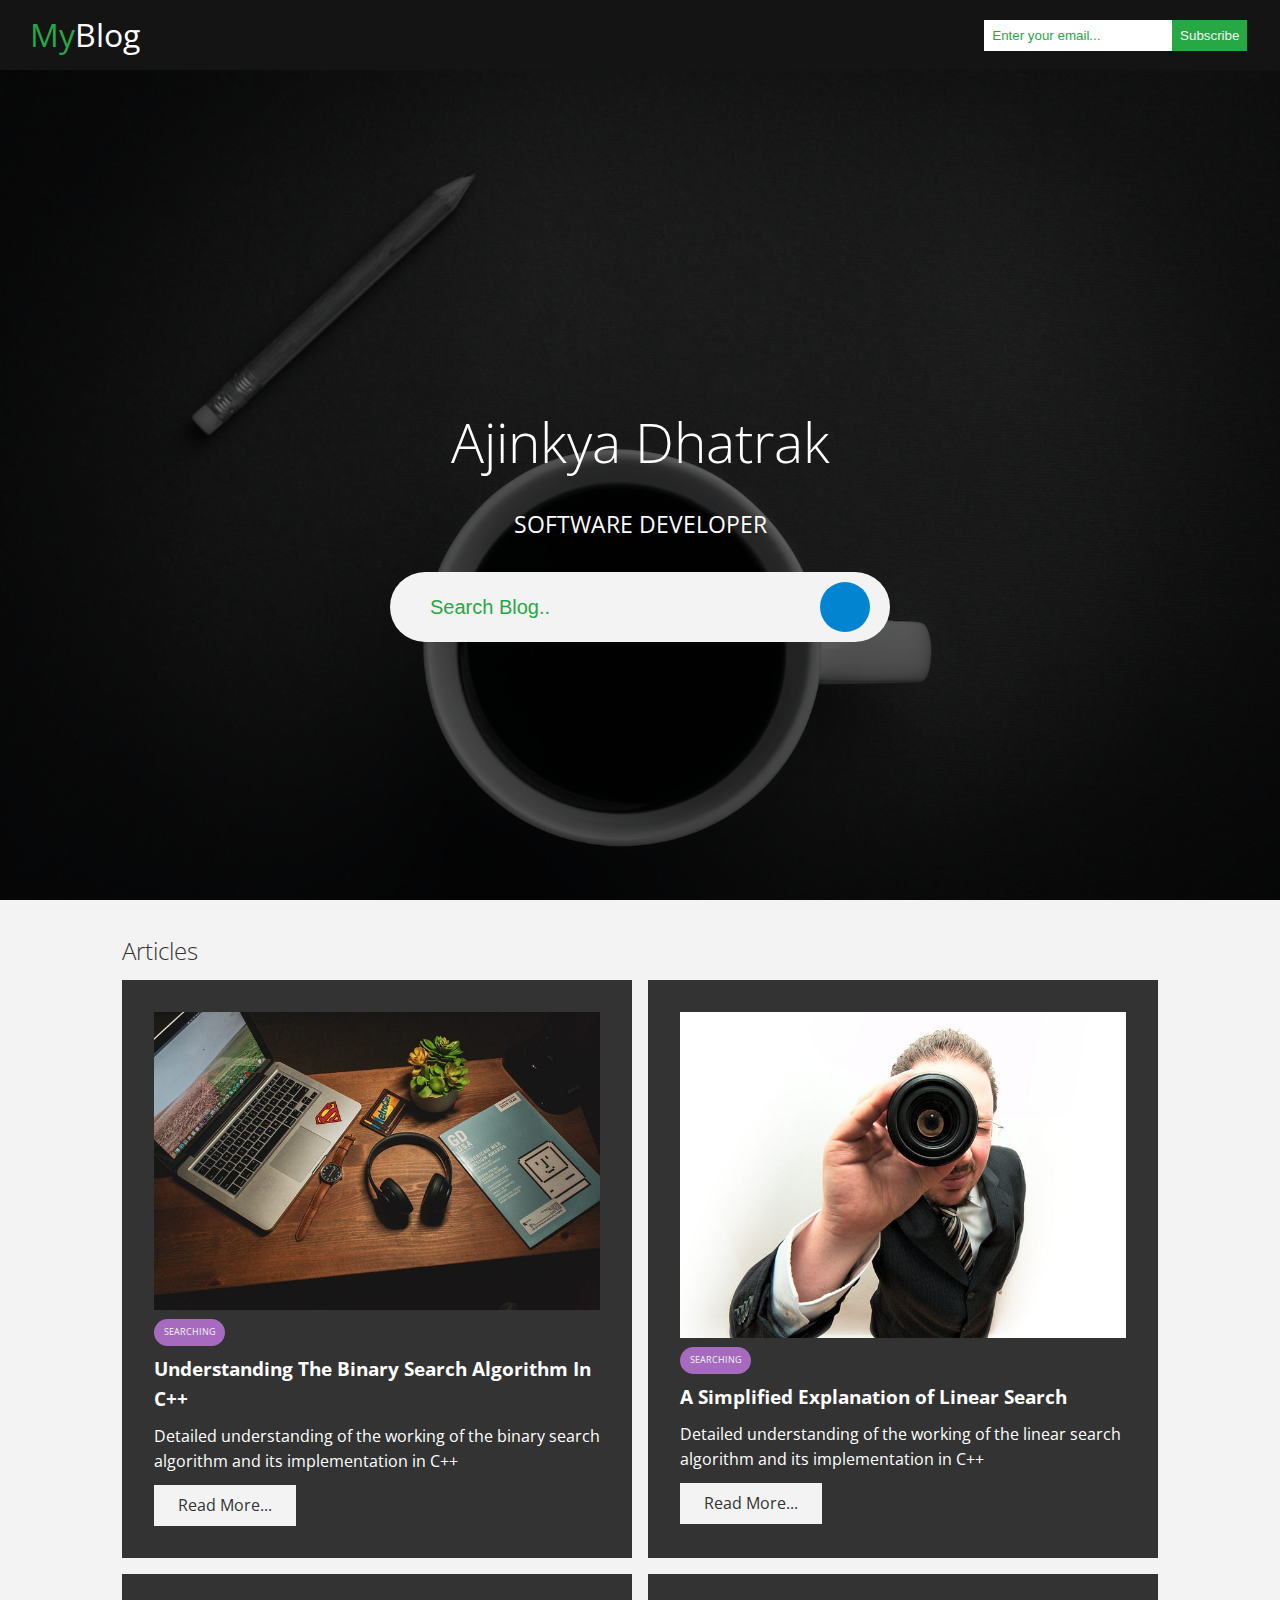
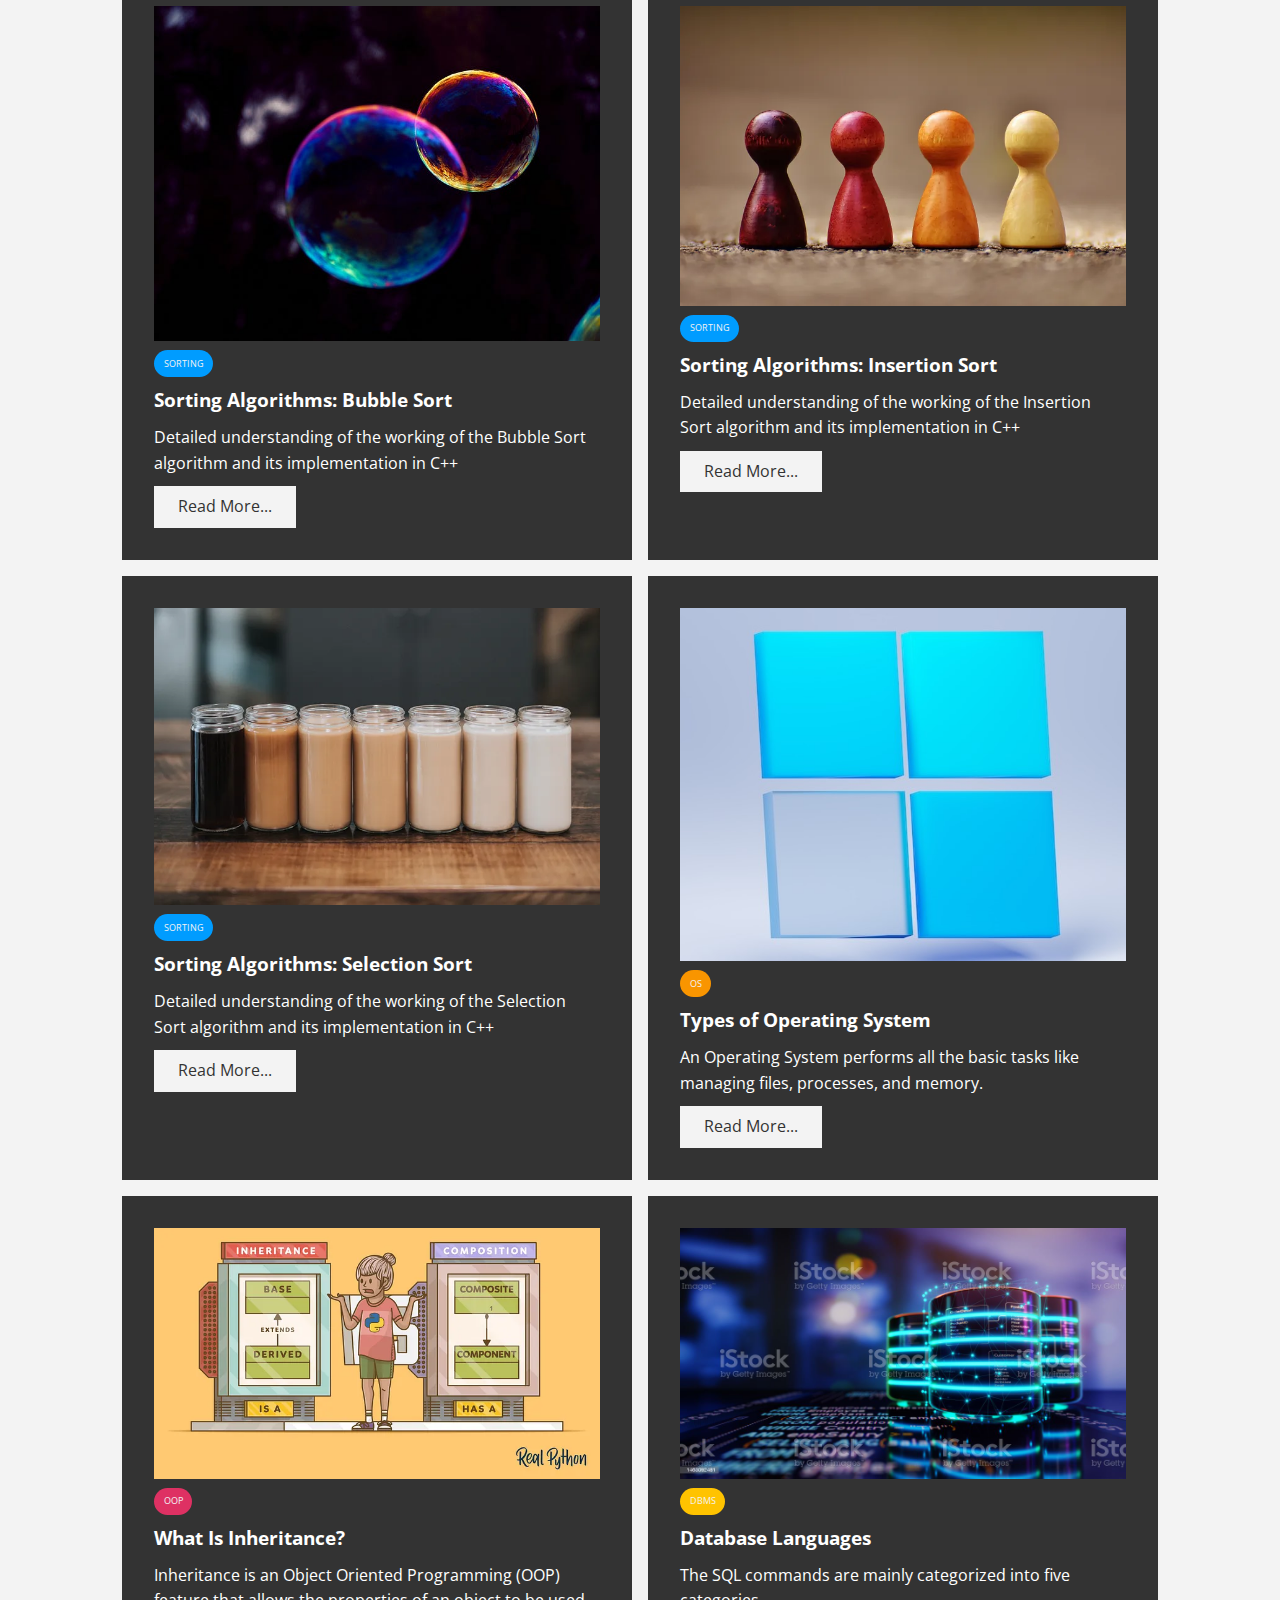
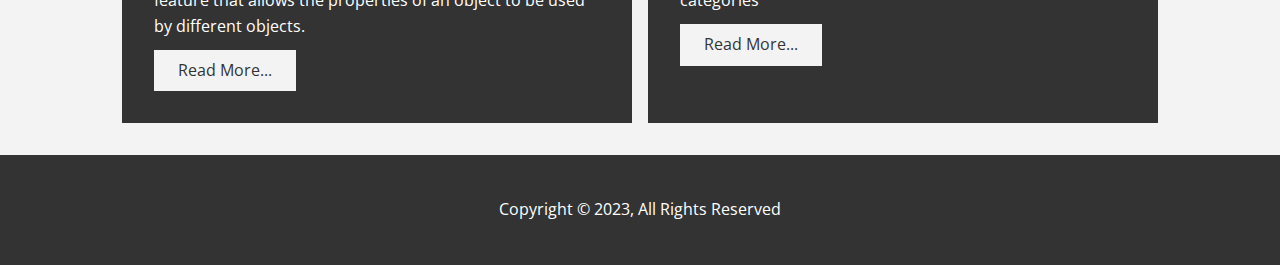
<file: index.html>
<!DOCTYPE html>
<html lang="en">

<head>
    <meta charset="UTF-8">
    <meta http-equiv="X-UA-Compatible" content="IE=edge">
    <meta name="viewport" content="width=device-width, initial-scale=1.0">
    <link rel="stylesheet" href="https://cdnjs.cloudflare.com/ajax/libs/font-awesome/6.4.0/css/all.min.css"
        integrity="sha512-iecdLmaskl7CVkqkXNQ/ZH/XLlvWZOJyj7Yy7tcenmpD1ypASozpmT/E0iPtmFIB46ZmdtAc9eNBvH0H/ZpiBw=="
        crossorigin="anonymous" referrerpolicy="no-referrer">
    <link rel="stylesheet" href="./css/utilities.css">
    <link rel="stylesheet" href="./css/style.css">
    <link rel="stylesheet" media="screen and (max-width: 768px)" href="./css/mobile.css">
    <link rel="shortcut icon" type="image/x-icon" href="favicon.ico">
    <title>Welcome to MyBlog</title>
</head>

<body>
    <header class="hero">
        <div class="navbar">
            <h1 class="logo">
                <a href="./index.html"><span class="text-primary"><i class="fa-solid fa-blog"></i>My</span>Blog</a>
            </h1>
            <form action="#">
                <div class="form-box">
                    <input type="email" placeholder="Enter your email...">
                    <button type="submit" class="btn btn-primary">Subscribe</button>
                </div>
            </form>
        </div>
        <div class="content">
            <h1>Ajinkya Dhatrak</h1>
            <p>SOFTWARE DEVELOPER</p>
            <form action="#" class="search-bar">
                <input type="text" placeholder="Search Blog.." name="search">
                <button type="submit"><i class="fa fa-search"></i></button>
            </form>

        </div>
    </header>

    <!-- Articles -->
    <section id="articles" class="py-2">
        <div class="container">
            <h2>Articles</h2>
            <div class="articles-container">
                <article class="card bg-dark">
                    <div>
                        <img src="./images/binary-search/binary-search-poster.png" alt="">
                        <div class="category category-searching">Searching</div>
                        <h3>Understanding The Binary Search Algorithm In C++</h3>
                        <p>Detailed understanding of the working of the binary search algorithm and its implementation
                            in C++</p>
                        <a href="./articles/binary-search.html" class="btn btn-light">Read More...</a>
                    </div>
                </article>
                <article class="card bg-dark">
                    <div>
                        <img src="./images/linear-search/linear-search-poster.png" alt="">
                        <div class="category category-searching">Searching</div>
                        <h3>A Simplified Explanation of Linear Search</h3>
                        <p>Detailed understanding of the working of the linear search algorithm and its
                            implementation in C++</p>
                        <a href="./articles/linear-search.html" class="btn btn-light">Read More...</a>
                    </div>
                </article>
                <article class="card bg-dark">
                    <div>
                        <img src="./images/bubble-sort/bubble-sort-poster.png" alt="bubbles">
                        <div class="category category-sorting">Sorting</div>
                        <h3>Sorting Algorithms: Bubble Sort
                        </h3>
                        <p>Detailed understanding of the working of the Bubble Sort algorithm and its
                            implementation in C++</p>
                        <a href="./articles/bubble-sort.html" class="btn btn-light">Read More...</a>
                    </div>
                </article>
                <article class="card bg-dark">
                    <div>
                        <img src="./images/insertion-sort/insertion-sort-poster.png" alt="">
                        <div class="category category-sorting">Sorting</div>
                        <h3>Sorting Algorithms: Insertion Sort</h3>
                        <p>Detailed understanding of the working of the Insertion Sort algorithm and its
                            implementation in C++
                        </p>
                        <a href="./articles/insertion-sort.html" class="btn btn-light">Read More...</a>
                    </div>
                </article>
                <article class="card bg-dark">
                    <div>
                        <img src="./images/selection-sort/selection-sort-poster.png" alt="">
                        <div class="category category-sorting">Sorting</div>
                        <h3>Sorting Algorithms: Selection Sort</h3>
                        <p>Detailed understanding of the working of the Selection Sort algorithm and its
                            implementation in C++
                        </p>
                        <a href="./articles/selection-sort.html" class="btn btn-light">Read More...</a>
                    </div>
                </article>
                <article class="card bg-dark">
                    <div>
                        <img src="./images/operating-system/os-poster.png" alt="">
                        <div class="category category-os">OS</div>
                        <h3>Types of Operating System</h3>
                        <p>An Operating System performs all the basic tasks like managing files,
                            processes, and memory.</p>
                        <a href="./articles/os-types.html" class="btn btn-light">Read More...</a>
                    </div>
                </article>
                <article class="card bg-dark">
                    <div>
                        <img src="./images/inheritance/inheritance-poster.png" alt="">
                        <div class="category category-oop">OOP</div>
                        <h3>What Is Inheritance?</h3>
                        <p>Inheritance is an Object Oriented Programming (OOP) feature that allows the
                            properties of an object to be used by
                            different objects.</p>
                        <a href="./articles/inheritance.html" class="btn btn-light">Read More...</a>
                    </div>
                </article>
                <article class="card bg-dark">
                    <div>
                        <img src="./images/database-languages/database-poster.png" alt="">
                        <div class="category category-dbms">DBMS</div>
                        <h3>Database Languages</h3>
                        <p>The SQL commands are mainly categorized into five categories</p>
                        <a href="./articles/database-languages.html" class="btn btn-light">Read More...</a>
                    </div>
                </article>
            </div>
        </div>
    </section>
    <!-- Footer -->
    <footer id="main-footer" class="bg-dark py-2">
        <div class="container footer-container">
            <p>Copyright &copy; 2023, All Rights Reserved</p>
        </div>
    </footer>
</body>

</html>
</file>
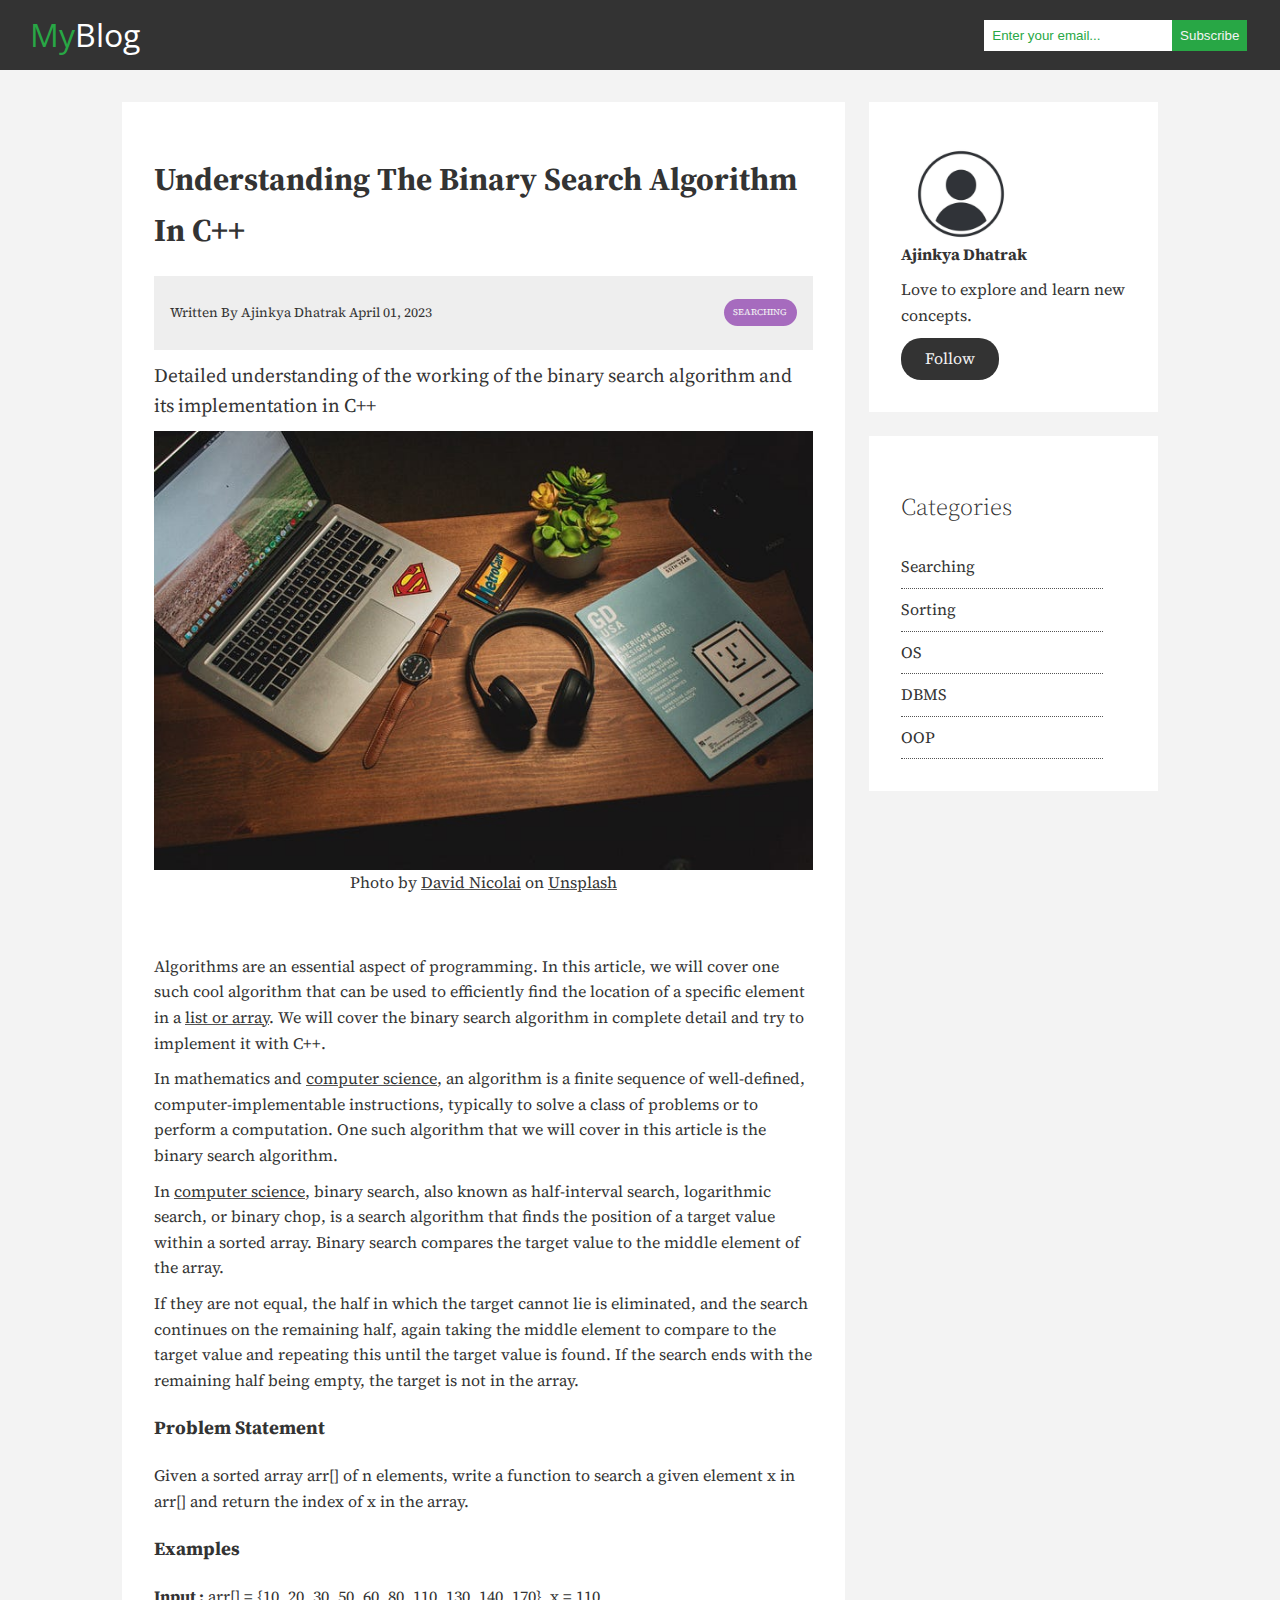
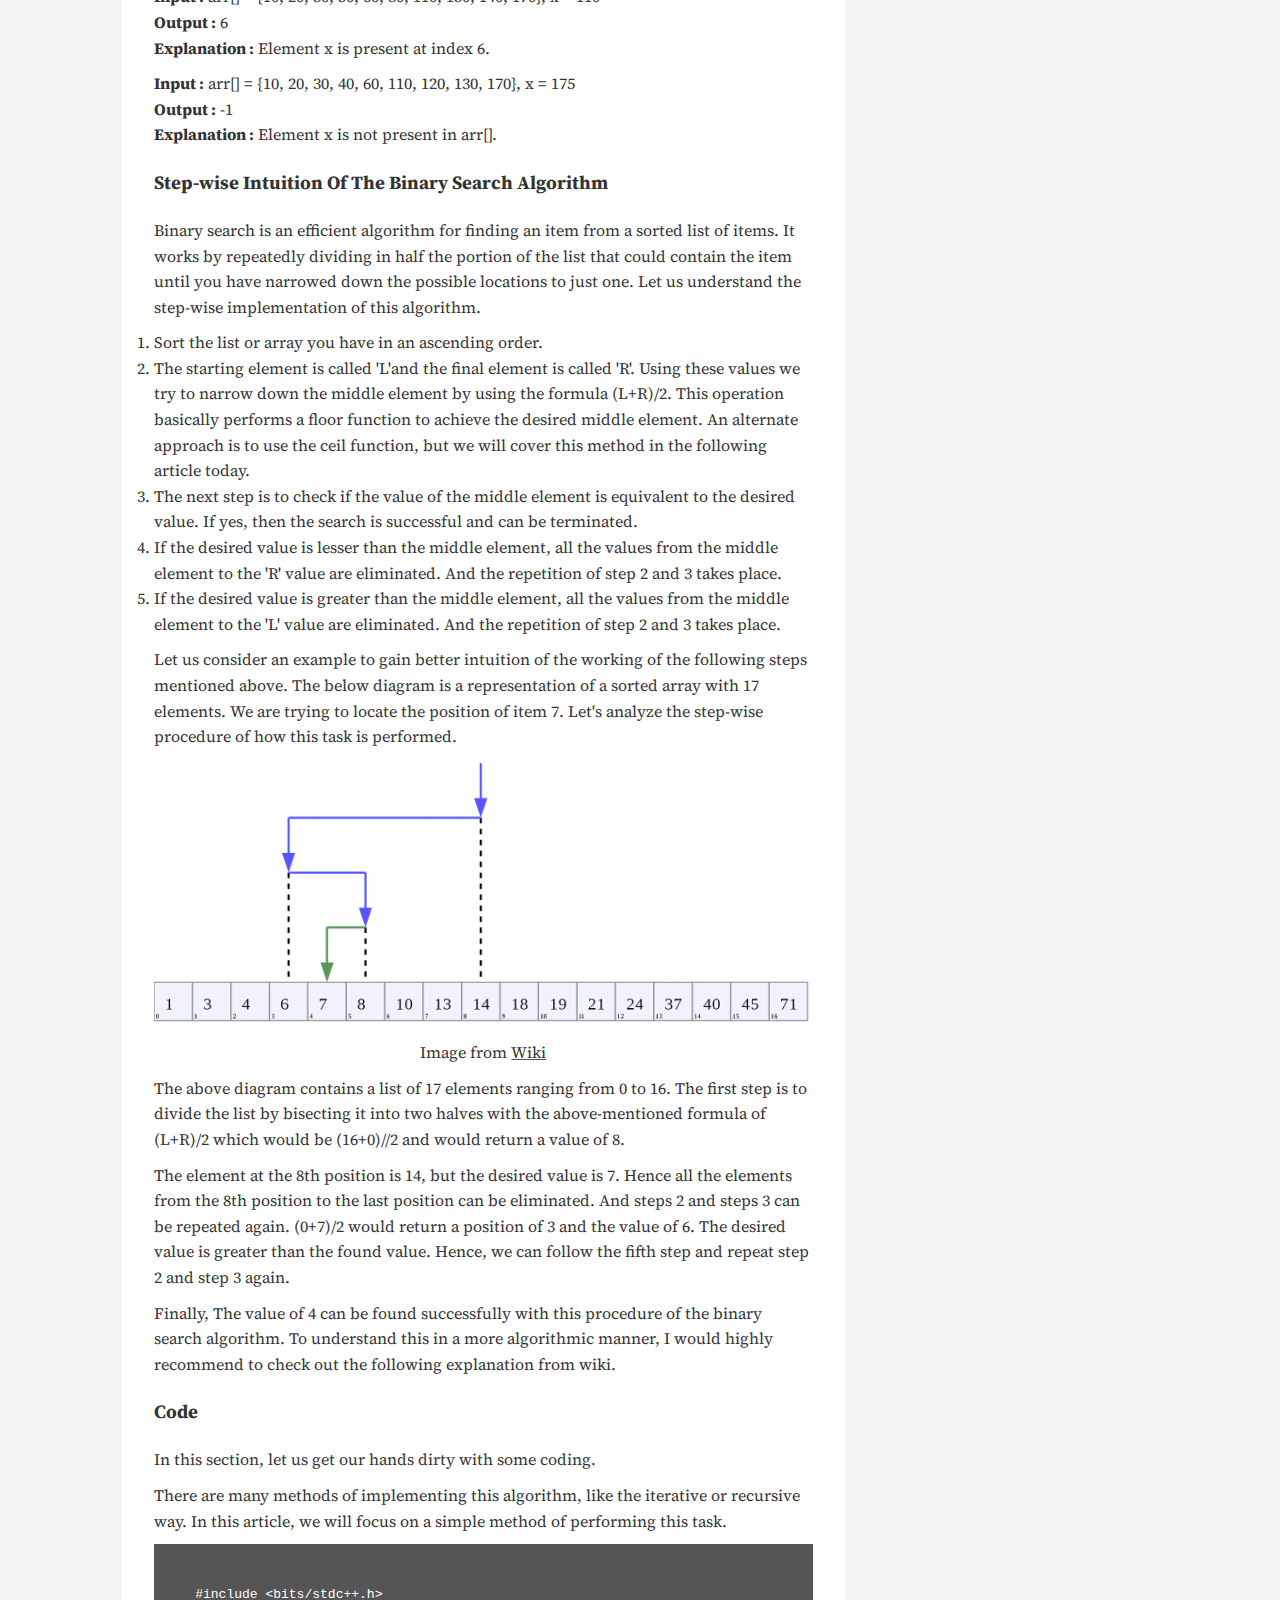
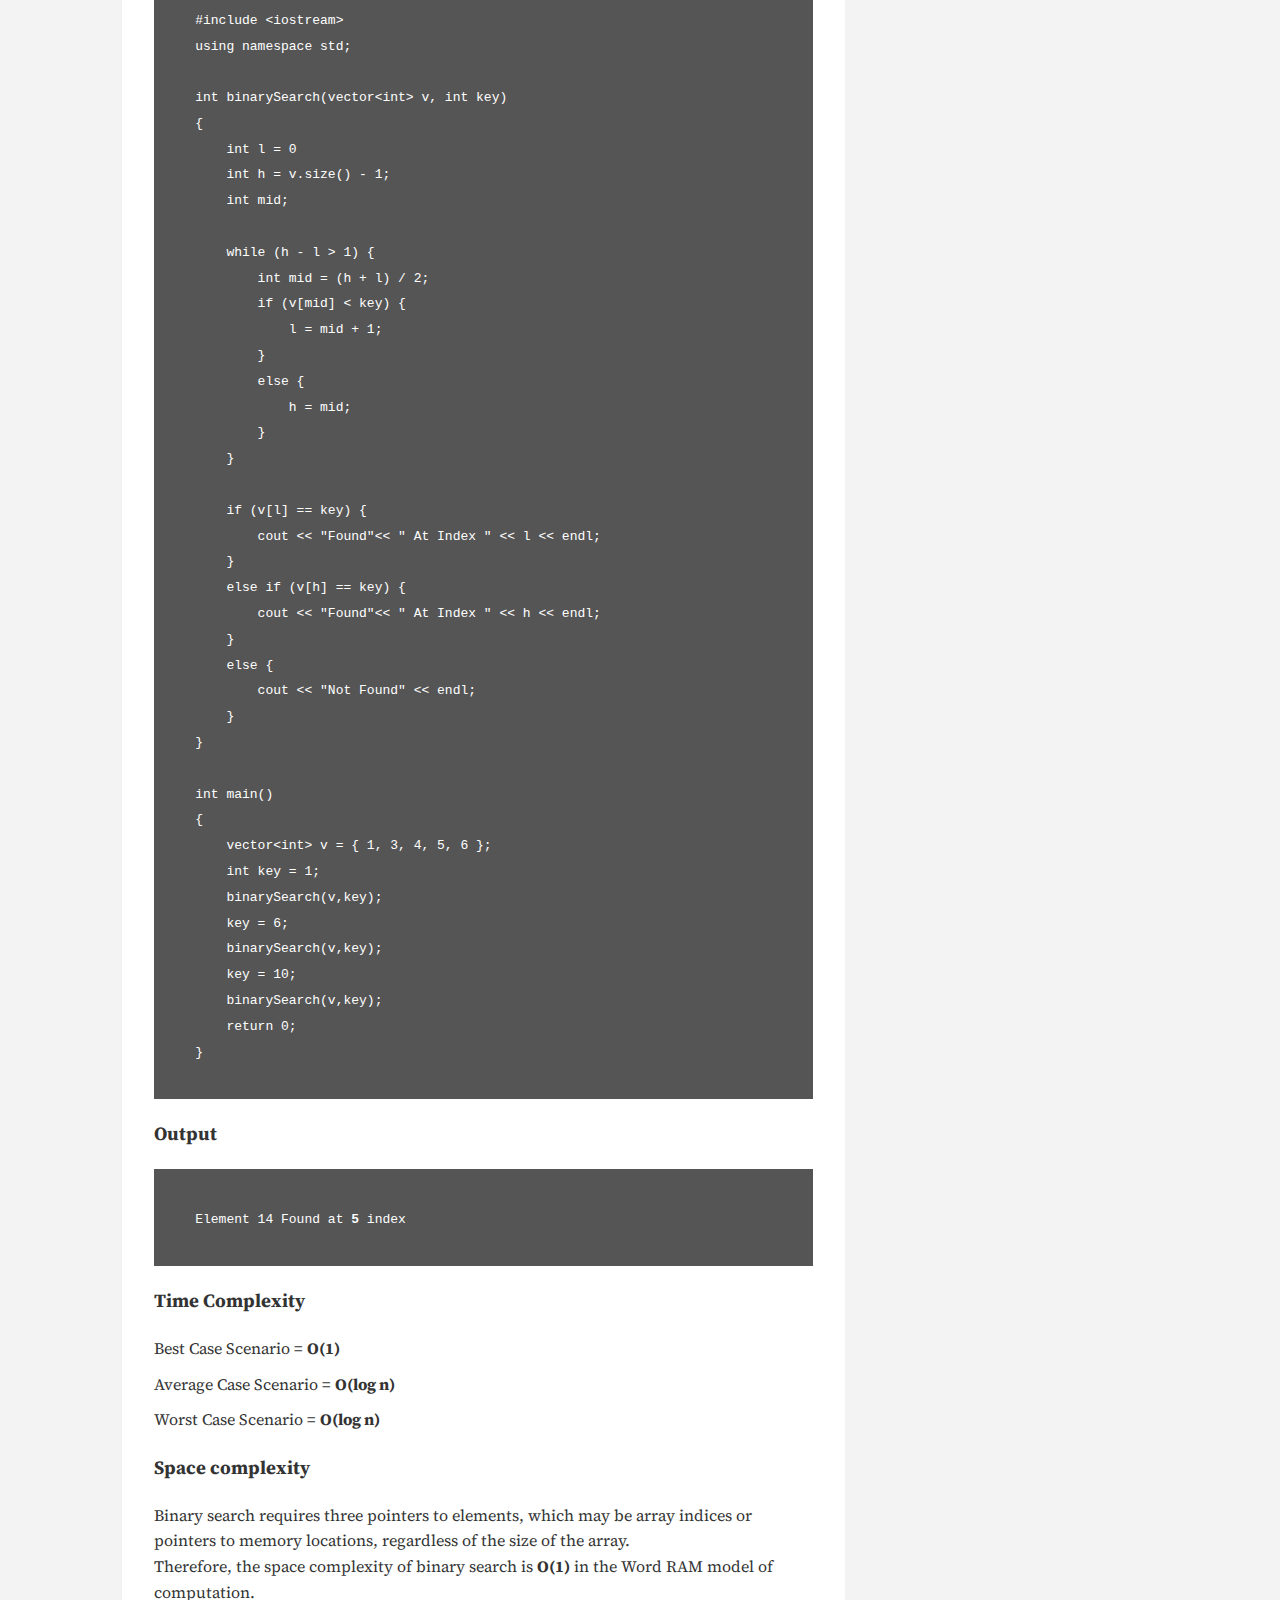
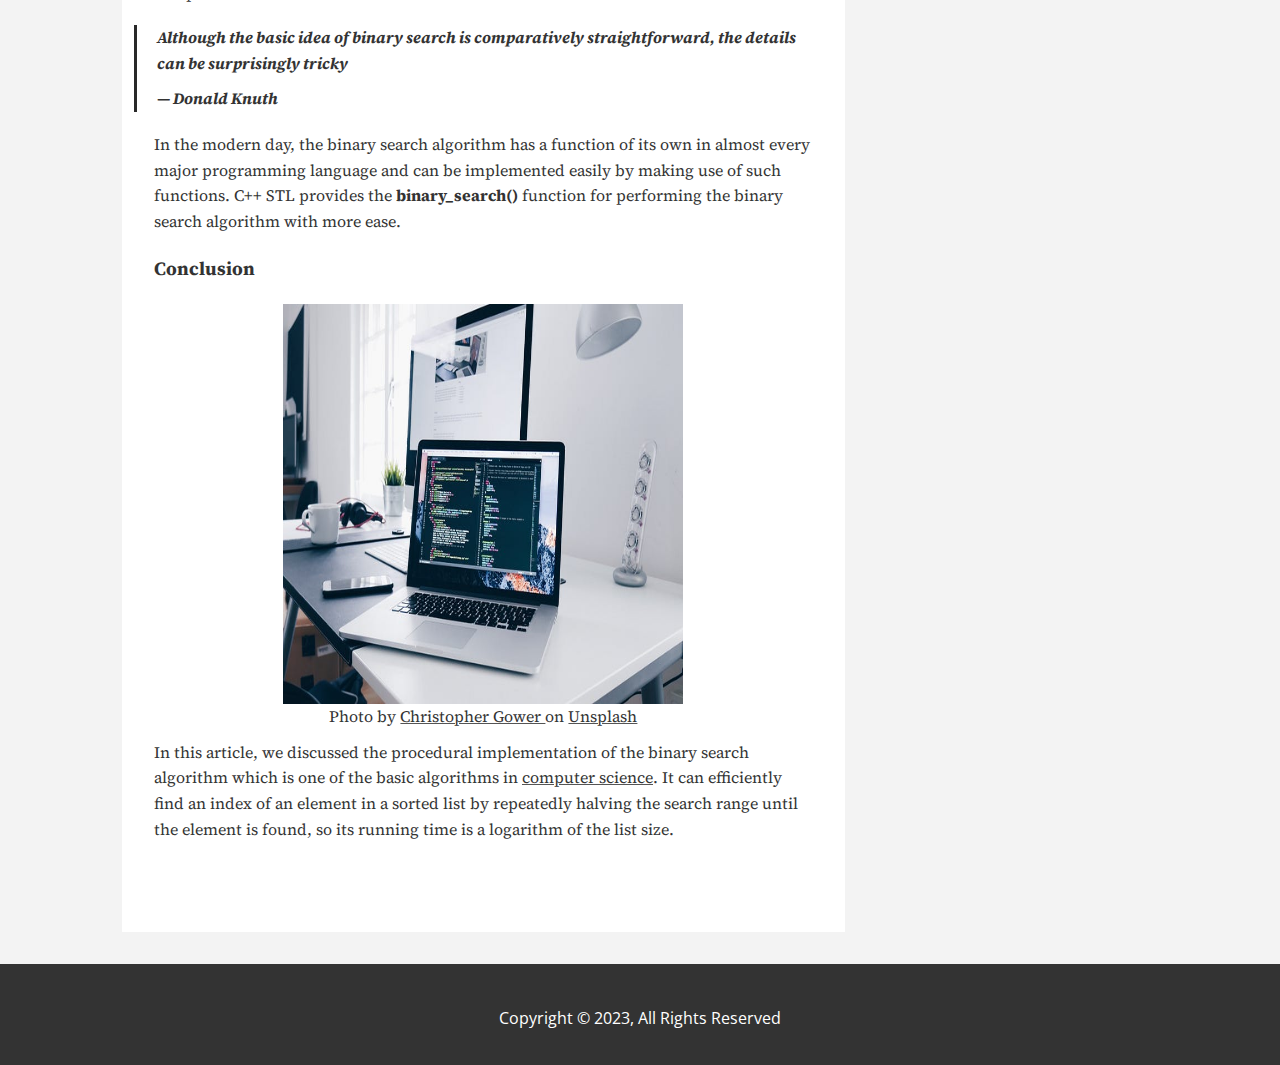
<file: articles/binary-search.html>
<!DOCTYPE html>
<html lang="en">

<head>
    <meta charset="UTF-8">
    <meta http-equiv="X-UA-Compatible" content="IE=edge">
    <meta name="viewport" content="width=device-width, initial-scale=1.0">
    <link rel="stylesheet" href="https://cdnjs.cloudflare.com/ajax/libs/font-awesome/6.4.0/css/all.min.css"
        integrity="sha512-iecdLmaskl7CVkqkXNQ/ZH/XLlvWZOJyj7Yy7tcenmpD1ypASozpmT/E0iPtmFIB46ZmdtAc9eNBvH0H/ZpiBw=="
        crossorigin="anonymous" referrerpolicy="no-referrer">
    <link rel="stylesheet" href="../css/style.css">
    <link rel="stylesheet" media="screen and (max-width: 768px)" href="../css/mobile.css">
    <link rel="shortcut icon" type="image/x-icon" href="favicon.ico">
    <title>Understanding The Binary Search Algorithm In C++</title>
</head>

<body>
    <!-- Navbar -->
    <div class="navbar">
        <h1 class="logo">
            <a href="../index.html"><span class="text-primary"><i class="fa-solid fa-blog"></i>My</span>Blog</a>
        </h1>
        <form action="#">
            <div class="form-box">
                <input type="email" placeholder="Enter your email...">
                <button type="submit" class="btn btn-primary">Subscribe</button>
            </div>
        </form>
    </div>

    <div id="article">
        <div class="container">
            <div class="page-container">
                <article class="card">
                    <header>
                        <h2 class="l-heading bold">Understanding The Binary Search Algorithm In C++</h2>
                        <div class="meta">
                            <small>
                                <i class="fas fa-user"></i> Written By Ajinkya Dhatrak April 01, 2023
                            </small>
                            <div class="socials">
                                <a aria-label="go to twitter" href="https://twitter.com/" target="_blank" class="ref"><i
                                        class="fa-brands fa-twitter"></i></a>
                                <a aria-label="go to facebook" href="https://www.facebook.com/" target="_blank"
                                    class="ref"><i class="fa-brands fa-facebook-f"></i></a>
                                <a aria-label="go to linkedin" href="https://www.linkedin.com/" target="_blank"
                                    class="ref"><i class="fa-brands fa-linkedin"></i></a>
                            </div>
                            <div class="category category-searching">Searching</div>
                        </div>
                    </header>
                    <p class="l-para">Detailed understanding of the working of the binary search algorithm and its
                        implementation in
                        C++</p>
                    <figure>
                        <img src="../images/binary-search/binary-search-poster.png" alt="">
                        <figcaption>Photo by <a href="https://unsplash.com/@davidnicolai" class="ref"
                                target="_blank">David
                                Nicolai</a> on <a href="https://unsplash.com/" class="ref" target="_blank">Unsplash</a>
                        </figcaption>
                    </figure>
                    <div class="py-3">
                        <p>Algorithms are an essential aspect of programming. In this article, we will cover one such
                            cool algorithm that can be
                            used to efficiently find the location of a specific element in a <a
                                href="https://en.wikipedia.org/wiki/Array_(data_structure)#:~:text=In%20computer%20science%2C%20an%20array,tuple%20by%20a%20mathematical%20formula."
                                target="_blank" class="ref">list
                                or array</a>. We will
                            cover the binary search
                            algorithm in complete detail and try to implement it with C++.</p>
                        <p>In mathematics and <a href="https://en.wikipedia.org/wiki/Computer_science" class="ref"
                                target="_blank">computer science</a>, an algorithm is a finite sequence of well-defined,
                            computer-implementable
                            instructions, typically to solve a class of problems or to perform a computation. One such
                            algorithm that we will cover
                            in this article is the binary search algorithm.</p>
                        <p>In <a href="https://en.wikipedia.org/wiki/Computer_science" class="ref"
                                target="_blank">computer science</a>,
                            binary search, also known as half-interval search, logarithmic search,
                            or binary chop, is a search
                            algorithm that finds the position of a target value within a sorted array. Binary search
                            compares the target value to
                            the middle element of the array.</p>
                        <p>If they are not equal, the half in which the target cannot lie is eliminated, and the search
                            continues on the remaining
                            half, again taking the middle element to compare to the target value and repeating this
                            until the target value is found.
                            If the search ends with the remaining half being empty, the target is not in the array.</p>
                        <h3>Problem Statement</h3>
                        <p>Given a sorted array arr[] of n elements, write a function to search a given element x in
                            arr[] and return the
                            index of x in the array.</p>

                        <h3>Examples</h3>
                        <p>
                            <strong>Input :</strong> arr[] = {10, 20, 30, 50, 60, 80, 110, 130, 140, 170}, x = 110<br>
                            <strong>Output :</strong> 6<br>
                            <strong>Explanation :</strong> Element x is present at index 6. <br>
                        </p>
                        <p>
                            <strong>Input :</strong> arr[] = {10, 20, 30, 40, 60, 110, 120, 130, 170}, x = 175<br>
                            <strong>Output :</strong> -1<br>
                            <strong>Explanation :</strong> Element x is not present in arr[].<br>
                        </p>
                        <h3>Step-wise Intuition Of The Binary Search Algorithm</h3>
                        <p>Binary search is an efficient algorithm for finding an item from a sorted list of items. It
                            works by repeatedly dividing
                            in half the portion of the list that could contain the item until you have narrowed down the
                            possible locations to just
                            one. Let us understand the step-wise implementation of this algorithm.</p>
                        <ol>
                            <li>Sort the list or array you have in an ascending order.
                            </li>
                            <li>The starting element is called &apos;L&apos;and the final element is called
                                &apos;R&apos;. Using these
                                values we try to narrow down the
                                middle element by using the formula (L+R)/2. This operation basically performs a floor
                                function to achieve the desired
                                middle element. An alternate approach is to use the ceil function, but we will cover
                                this method in the following
                                article today.</li>
                            <li>The next step is to check if the value of the middle element is equivalent to the
                                desired value. If yes, then the search
                                is successful and can be terminated.</li>
                            <li>If the desired value is lesser than the middle element, all the values from the middle
                                element to the &apos;R&apos; value are
                                eliminated. And the repetition of step 2 and 3 takes place.</li>
                            <li>If the desired value is greater than the middle element, all the values from the middle
                                element to the &apos;L&apos; value are
                                eliminated. And the repetition of step 2 and 3 takes place.</li>
                        </ol>
                        <p>Let us consider an example to gain better intuition of the working of the following steps
                            mentioned above. The below
                            diagram is a representation of a sorted array with 17 elements. We are trying to locate the
                            position of item 7. Let&apos;s
                            analyze the step-wise procedure of how this task is performed.</p>
                        <figure>
                            <img src="../images/binary-search/binary-search-working.png" alt="">
                            <figcaption>Image from <a
                                    href="https://commons.wikimedia.org/wiki/File:Binary_Search_Depiction.svg"
                                    class="ref" target="_blank">Wiki</a>
                            </figcaption>
                        </figure>
                        <p>The above diagram contains a list of 17 elements ranging from 0 to 16. The first step is to
                            divide the list by bisecting
                            it into two halves with the above-mentioned formula of (L+R)/2 which would be (16+0)//2 and
                            would return a value of 8.</p>
                        <p>The element at the 8th position is 14, but the desired value is 7. Hence all the elements
                            from the 8th position to the
                            last position can be eliminated. And steps 2 and steps 3 can be repeated again. (0+7)/2
                            would return a position of 3
                            and the value of 6. The desired value is greater than the found value. Hence, we can follow
                            the fifth step and repeat
                            step 2 and step 3 again.</p>
                        <p>Finally, The value of 4 can be found successfully with this procedure of the binary search
                            algorithm. To understand this
                            in a more algorithmic manner, I would highly recommend to check out the following
                            explanation from <a
                                href="https://commons.wikimedia.org/wiki/File:Binary_Search_Depiction.svg" class="ref"
                                target="_blank"></a>wiki.</p>
                        <h3>Code</h3>
                        <p>In this section, let us get our hands dirty with some coding.</p>
                        <p>There are many methods of implementing this algorithm, like the iterative or recursive way.
                            In this article, we will
                            focus on a simple method of performing this task.</p>
                        <pre>
<code>
    #include &lt;bits/stdc++.h&gt;
    #include &lt;iostream&gt;
    using namespace std;

    int binarySearch(vector&lt;int&gt; v, int key)
    {
        int l = 0
        int h = v.size() - 1;
        int mid;
        
        while (h - l &gt; 1) {
            int mid = (h + l) / 2;
            if (v[mid] &lt; key) {
                l = mid + 1;
            }
            else {
                h = mid;
            }
        }
            
        if (v[l] == key) {
            cout &lt;&lt; "Found"&lt;&lt; " At Index " &lt;&lt; l &lt;&lt; endl;
        }
        else if (v[h] == key) {
            cout &lt;&lt; "Found"&lt;&lt; " At Index " &lt;&lt; h &lt;&lt; endl;
        }
        else {
            cout &lt;&lt; "Not Found" &lt;&lt; endl;
        }
    }

    int main()
    {	
        vector&lt;int&gt; v = { 1, 3, 4, 5, 6 };
        int key = 1;
        binarySearch(v,key);
        key = 6;
        binarySearch(v,key);
        key = 10;
        binarySearch(v,key);
        return 0;
    }
</code>
</pre>

                        <h3>Output</h3>
                        <pre>
<samp>
    Element 14 Found at <strong>5</strong> index
</samp>
</pre>


                        <h3>Time Complexity</h3>
                        <p>Best Case Scenario = <strong>O(1)</strong></p>
                        <p>Average Case Scenario = <strong>O(log n)</strong></p>
                        <p>Worst Case Scenario = <strong>O(log n)</strong></p>

                        <h3>Space complexity</h3>
                        <p>Binary search requires three pointers to elements, which may be array indices or pointers to
                            memory locations,
                            regardless of the size of the array. <br>Therefore, the space complexity of binary search is
                            <strong>O(1)</strong> in the Word RAM model of computation.
                        </p>
                        <blockquote>
                            <p>
                                <strong>
                                    Although the basic idea of binary search is comparatively straightforward, the
                                    details can be surprisingly tricky
                                </strong>
                            </p>
                            <p>
                                <strong>
                                    — Donald Knuth
                                </strong>
                            </p>
                        </blockquote>
                        <p>In the modern day, the binary search algorithm has a function of its own in almost every
                            major programming language and
                            can be implemented easily by making use of such functions. C++ STL provides the
                            <strong>binary_search()</strong> function
                            for performing the binary
                            search algorithm with more ease.
                        </p>

                        <h3>Conclusion</h3>
                        <figure>
                            <img src="../images/binary-search/binary-search-conclusion.png" alt="" class="img-size">
                            <figcaption>Photo by <a href="https://unsplash.com/@cgower" class="ref"
                                    target="_blank">Christopher Gower
                                </a> on <a href="https://unsplash.com/" class="ref" target="_blank">Unsplash</a>
                            </figcaption>
                        </figure>
                        <p>In this article, we discussed the procedural implementation of the binary search algorithm
                            which is one of the basic
                            algorithms in <a href="https://en.wikipedia.org/wiki/Computer_science" class="ref"
                                target="_blank">computer
                                science</a>. It can efficiently find an index of an element in a sorted
                            list by repeatedly halving
                            the search range until the element is found, so its running time is a logarithm of the list
                            size.</p>
                    </div>
                </article>

                <aside id="about" class="card">
                    <img src="../images/avatar.png" alt="avatar">
                    <h4>Ajinkya Dhatrak</h4>
                    <p>Love to explore and learn new concepts.</p>
                    <a href="#" class="btn btn-dark">Follow</a>
                </aside>

                <aside id="categories" class="card">
                    <h2>Categories</h2>
                    <ul class="list">
                        <li><a href="../index.html"><i class="fas fa-chevron-right"></i> Searching</a></li>
                        <li><a href="../index.html"><i class="fas fa-chevron-right"></i> Sorting</a></li>
                        <li><a href="../index.html"><i class="fas fa-chevron-right"></i> OS</a></li>
                        <li><a href="../index.html"><i class="fas fa-chevron-right"></i> DBMS</a></li>
                        <li><a href="../index.html"><i class="fas fa-chevron-right"></i> OOP</a></li>
                    </ul>
                </aside>
            </div>
        </div>
    </div>

    <!-- Footer -->
    <footer id="main-footer" class="bg-dark py-2">
        <div class="container footer-container">
            <p>Copyright &copy; 2023, All Rights Reserved</p>
        </div>
    </footer>

</body>

</html>
</file>
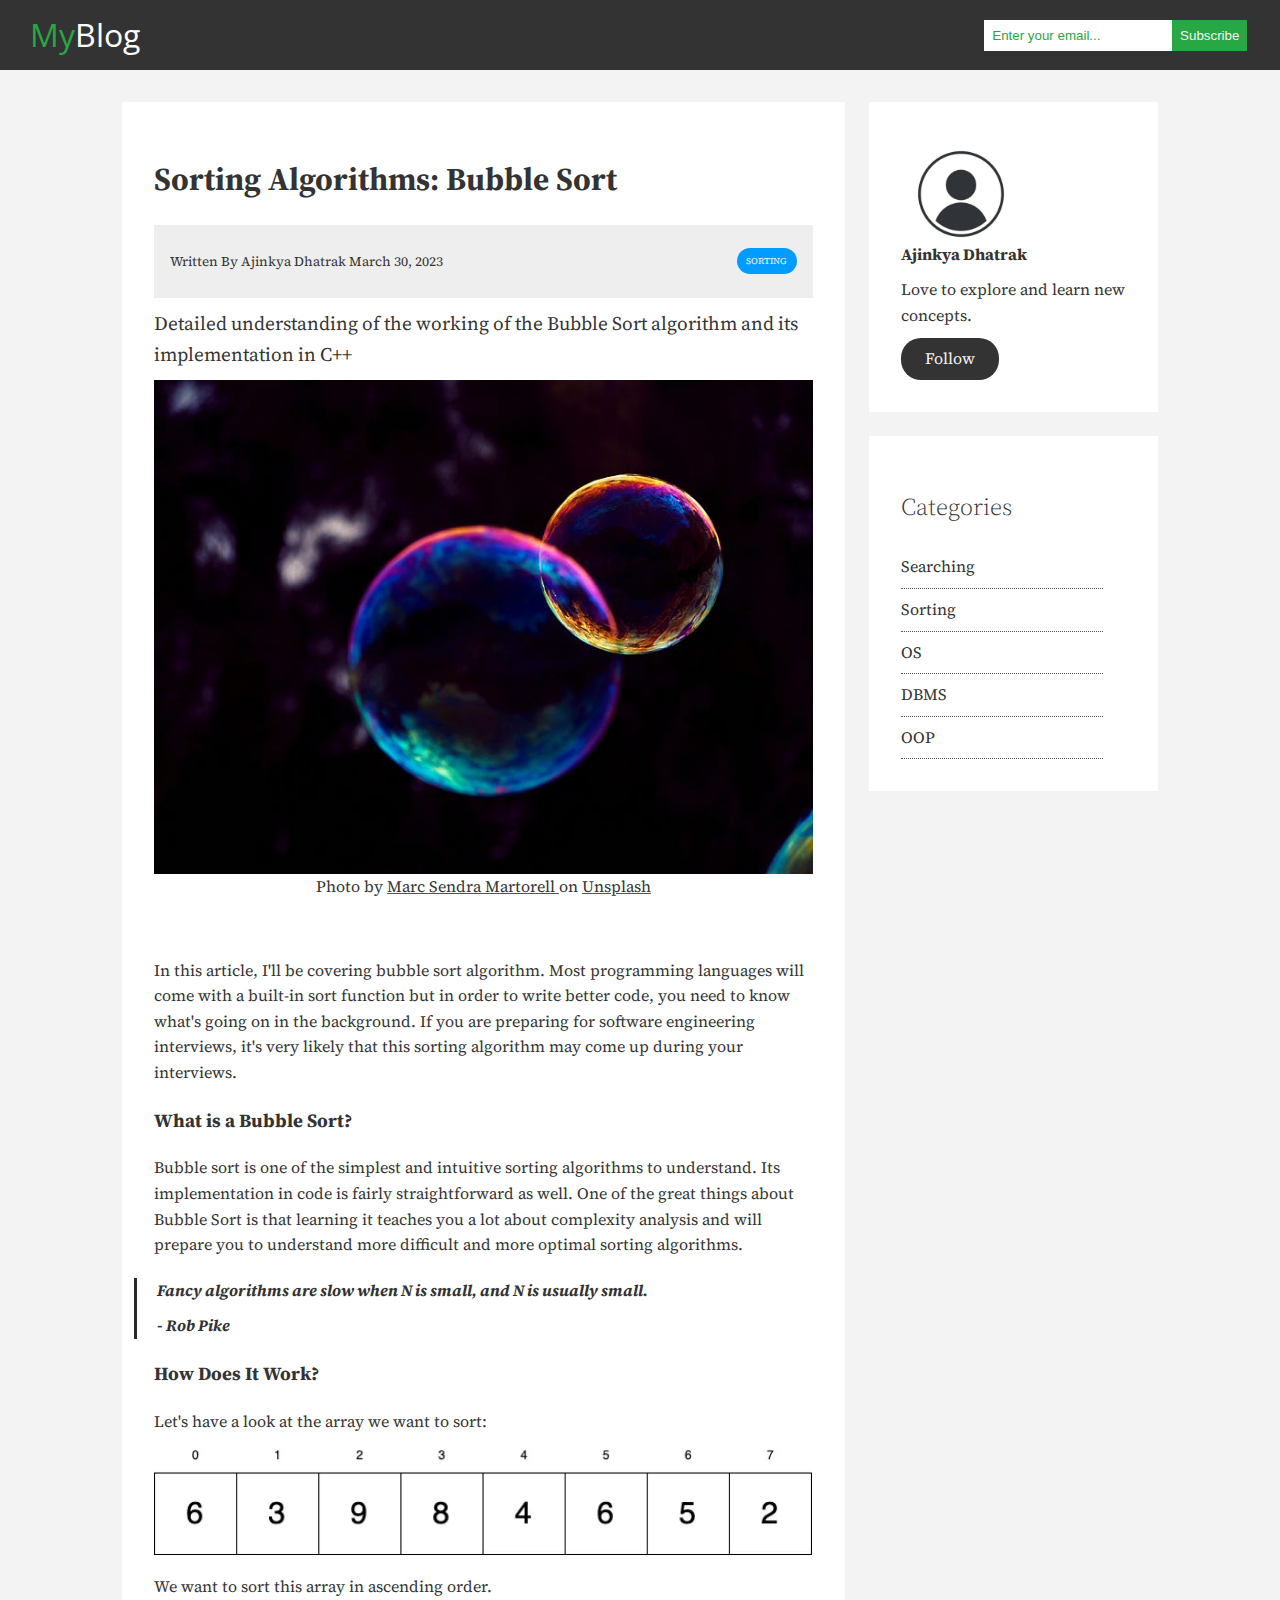
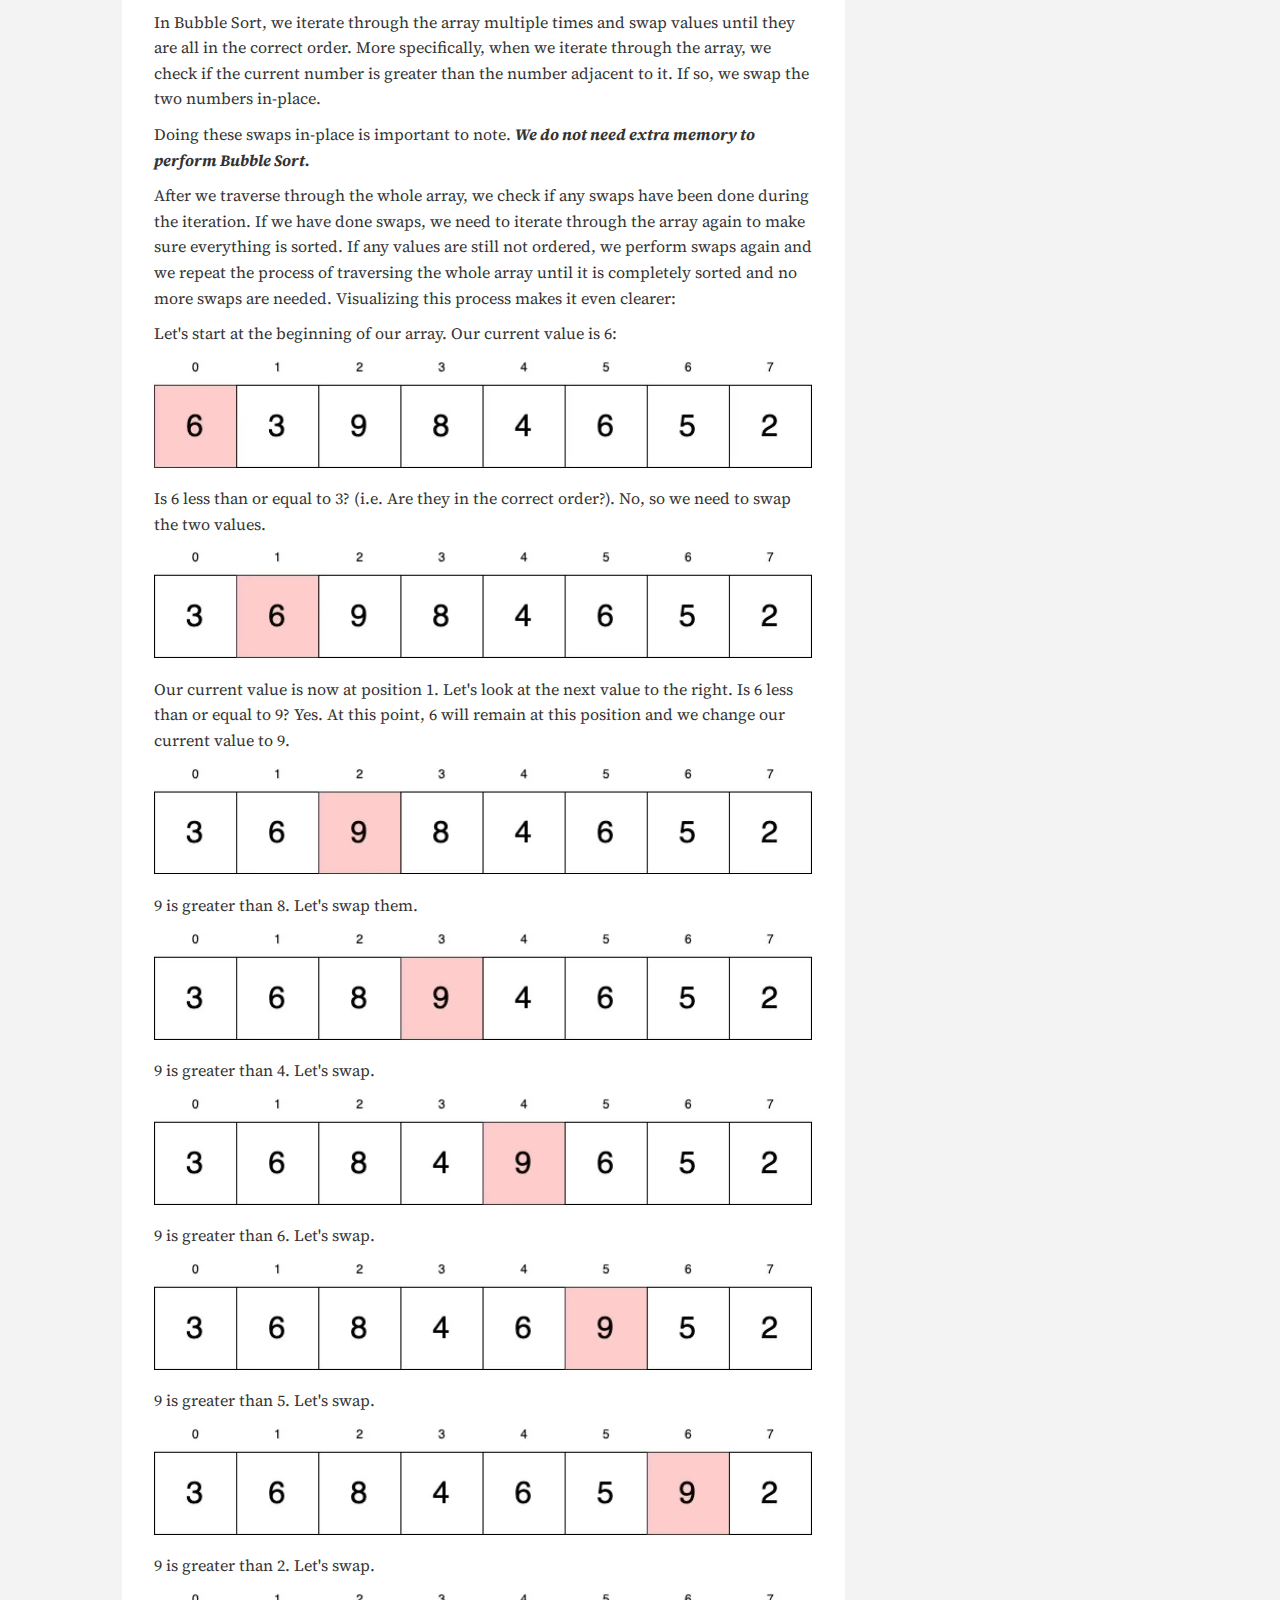
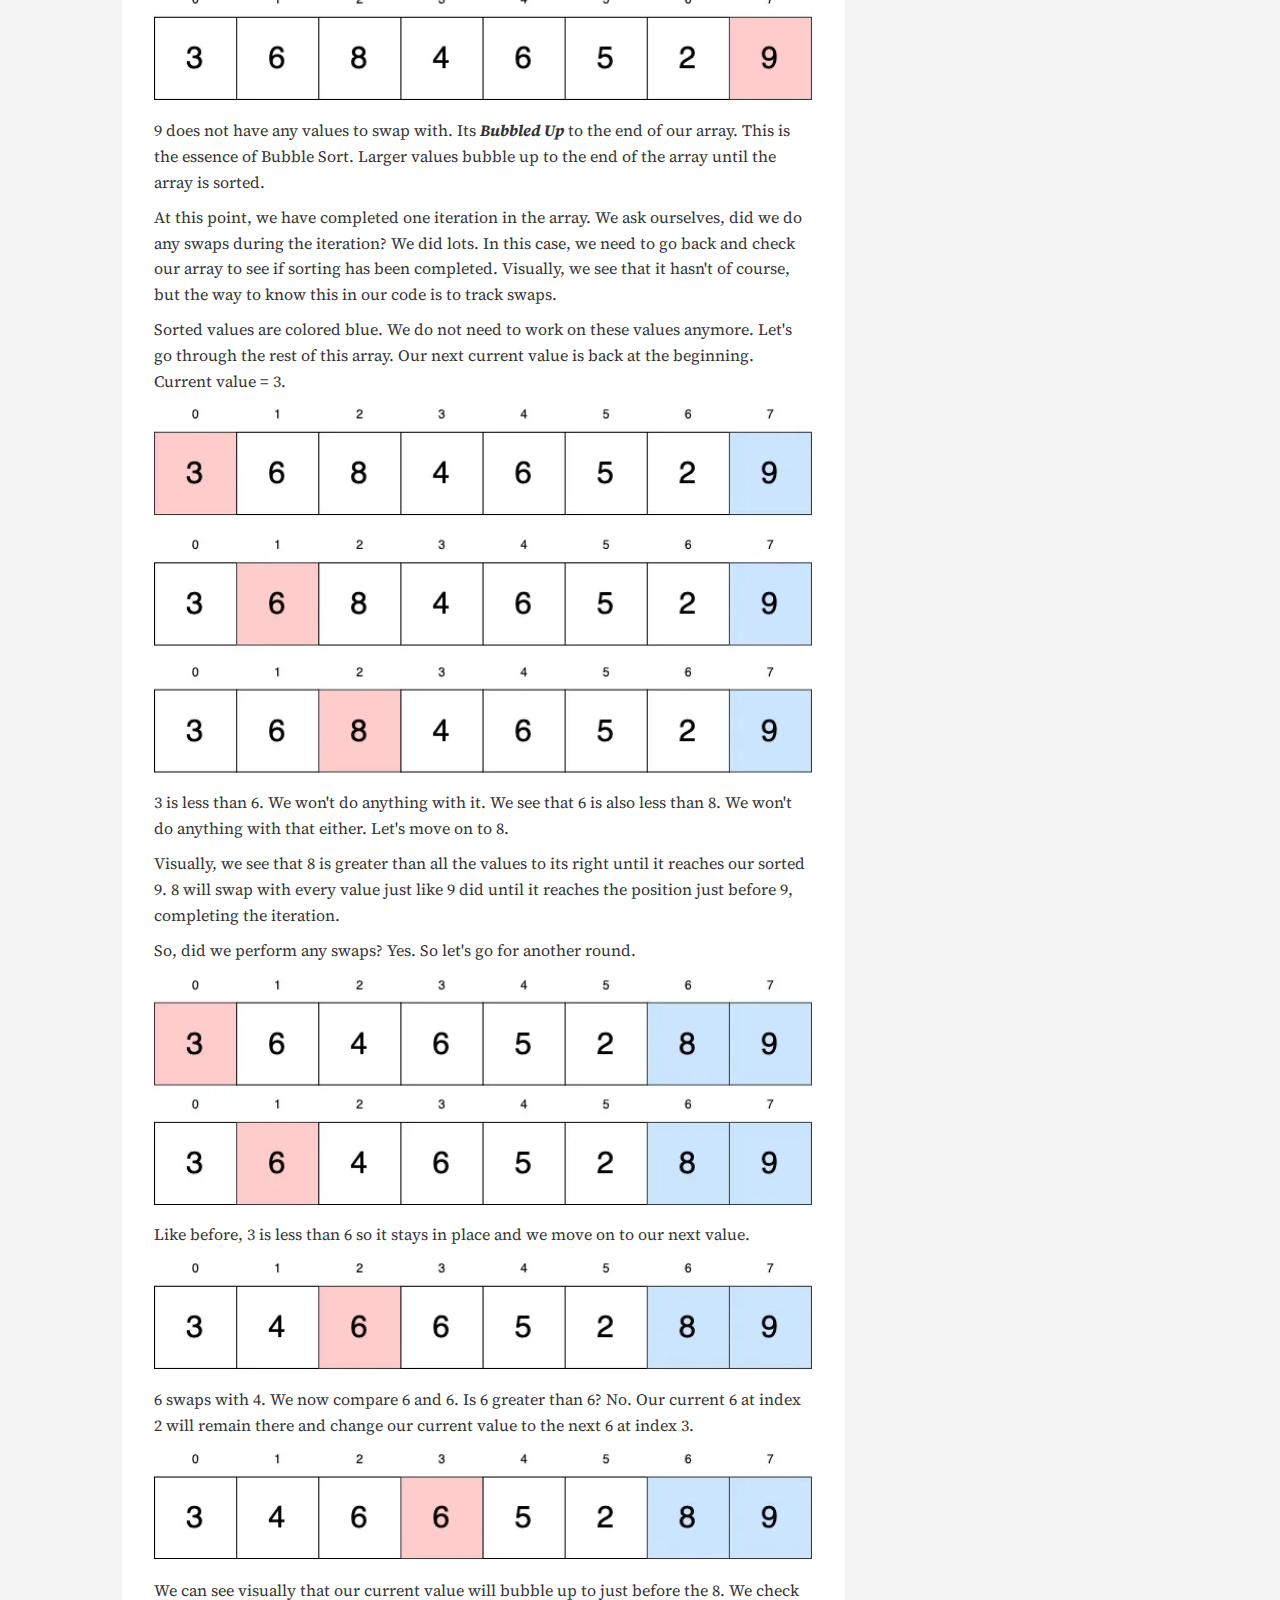
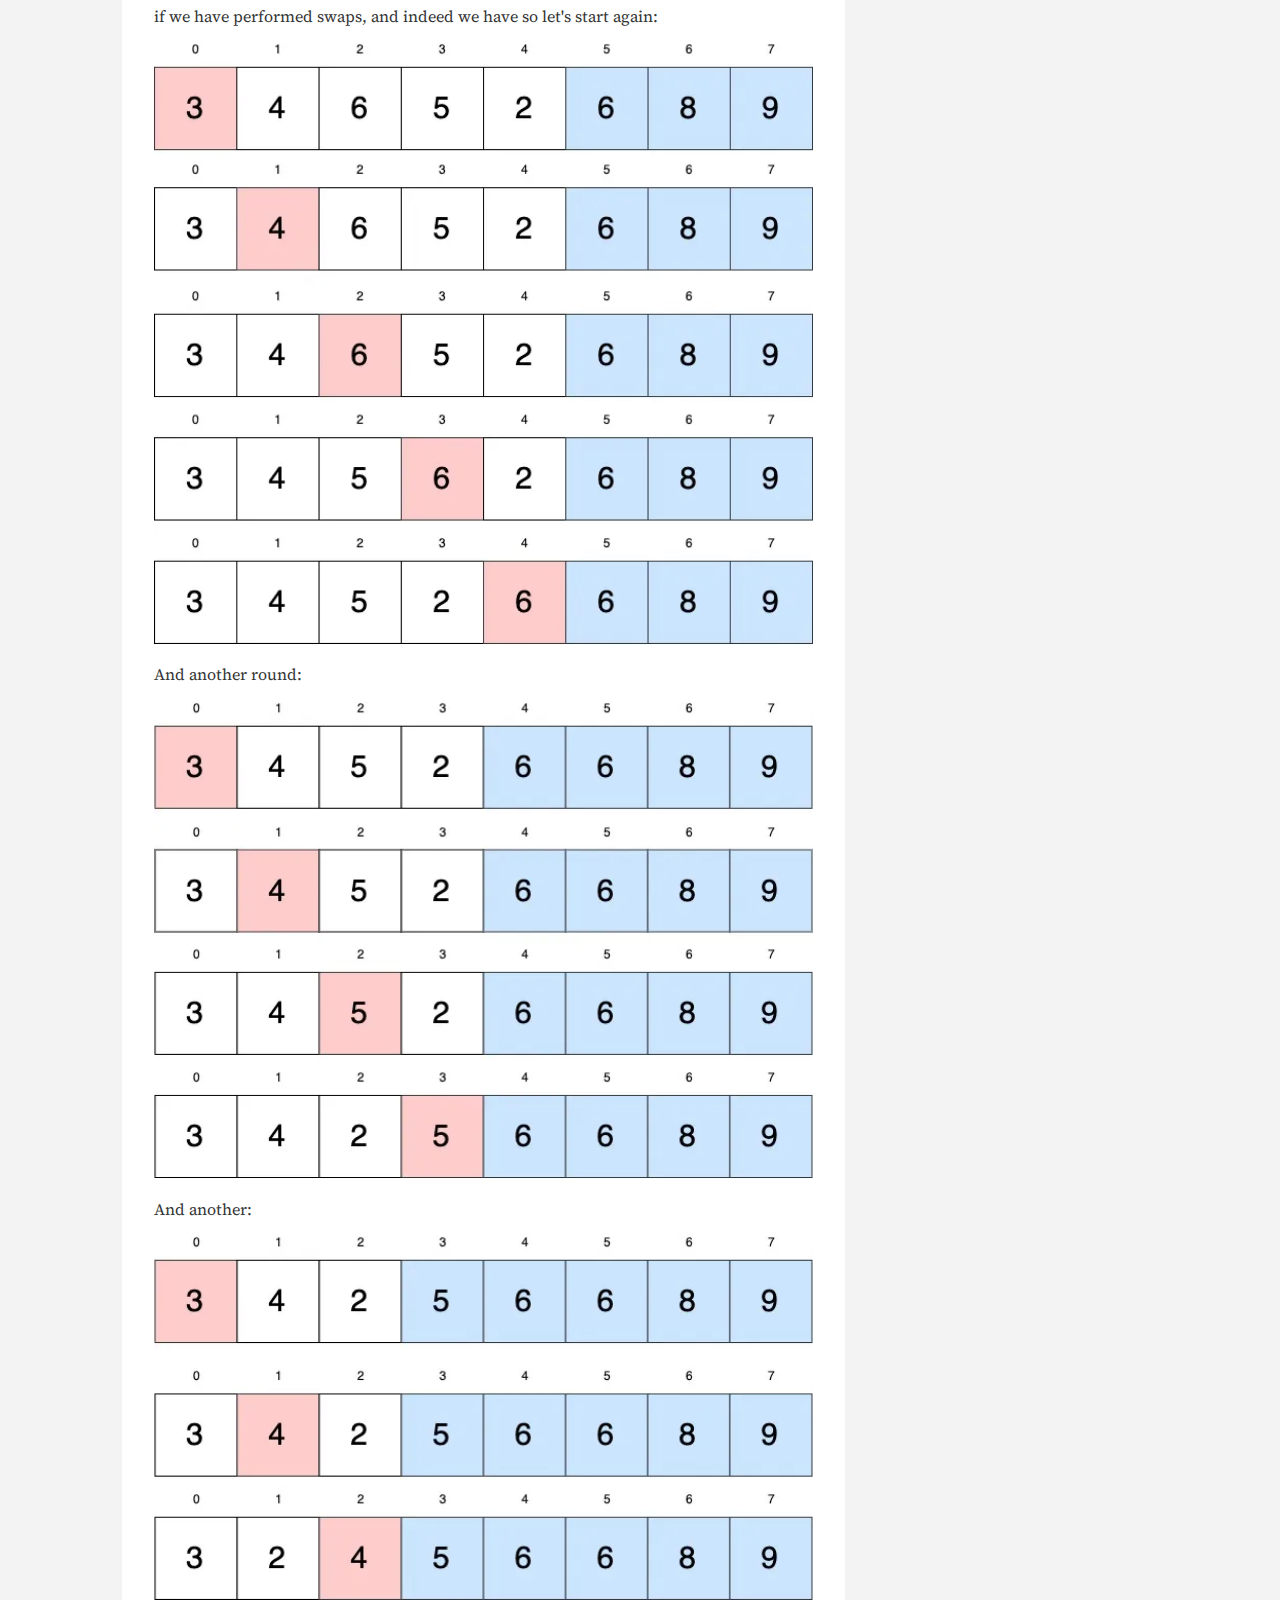
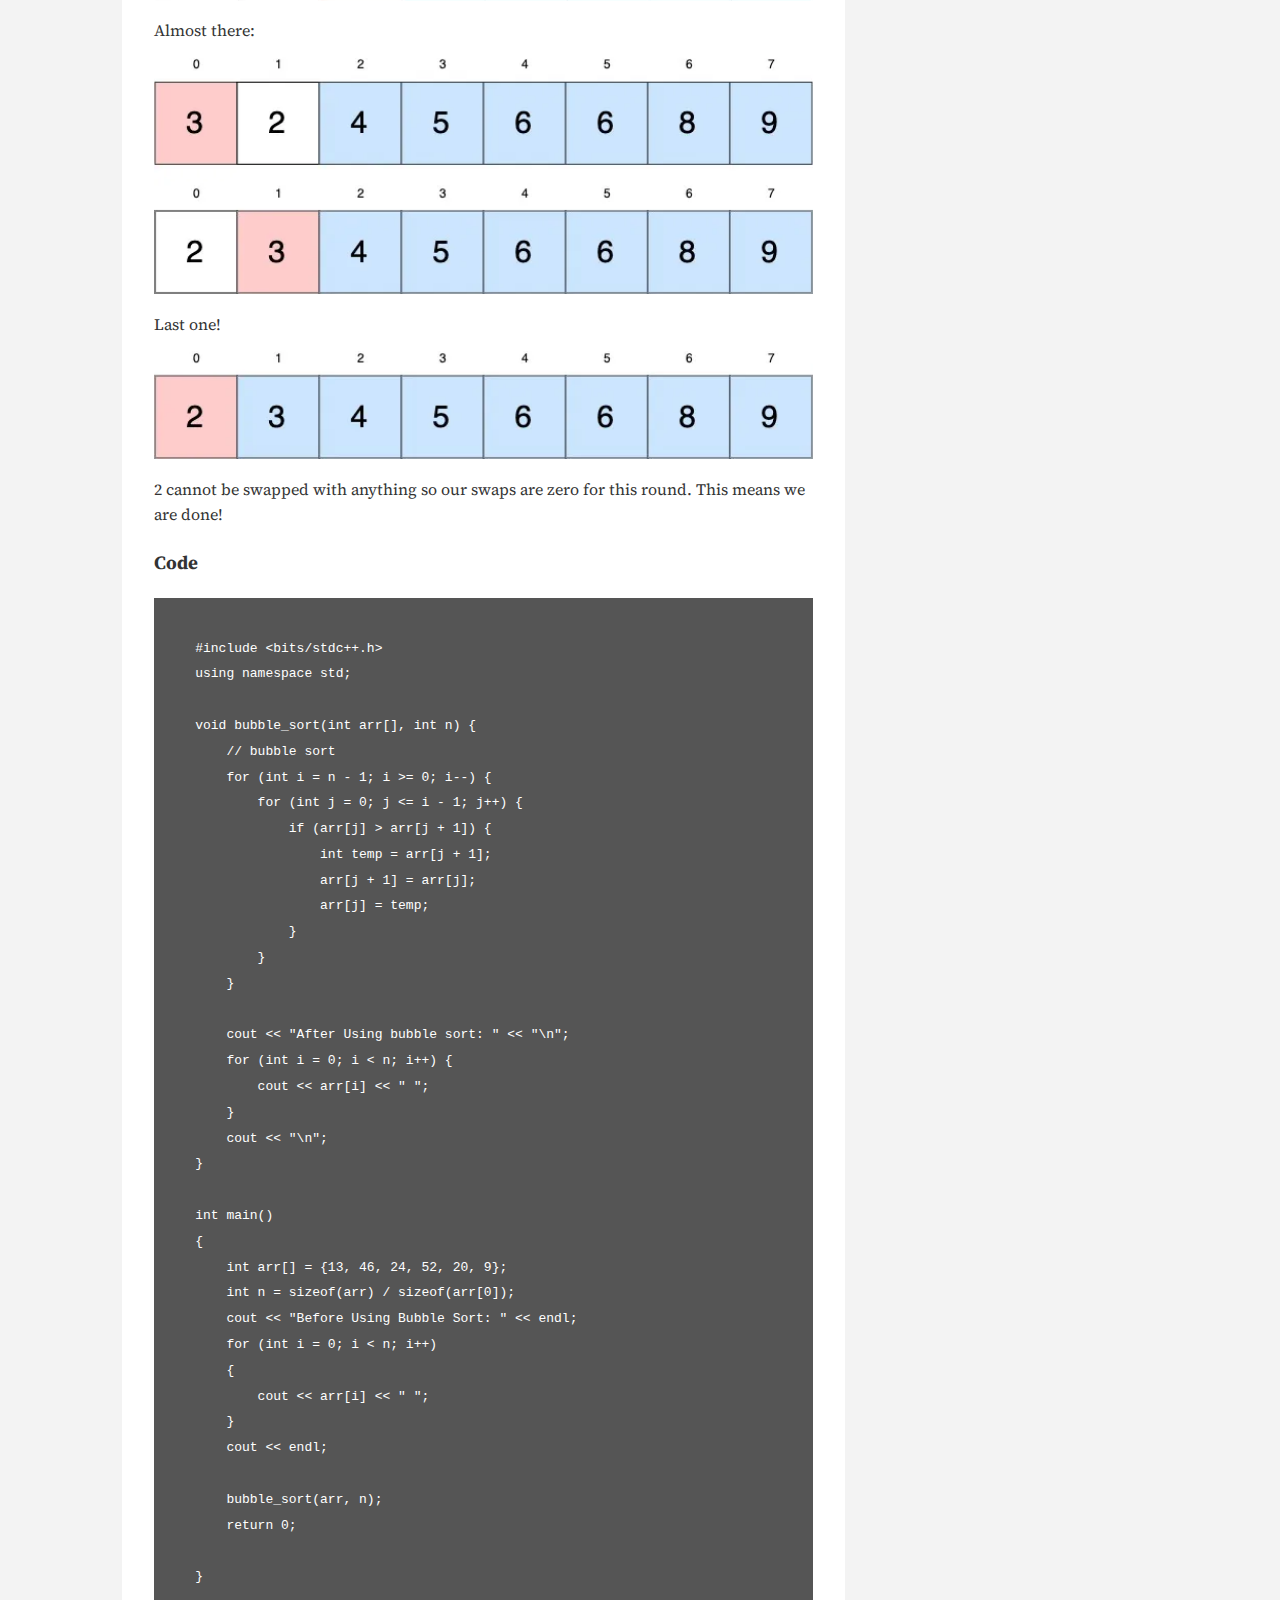
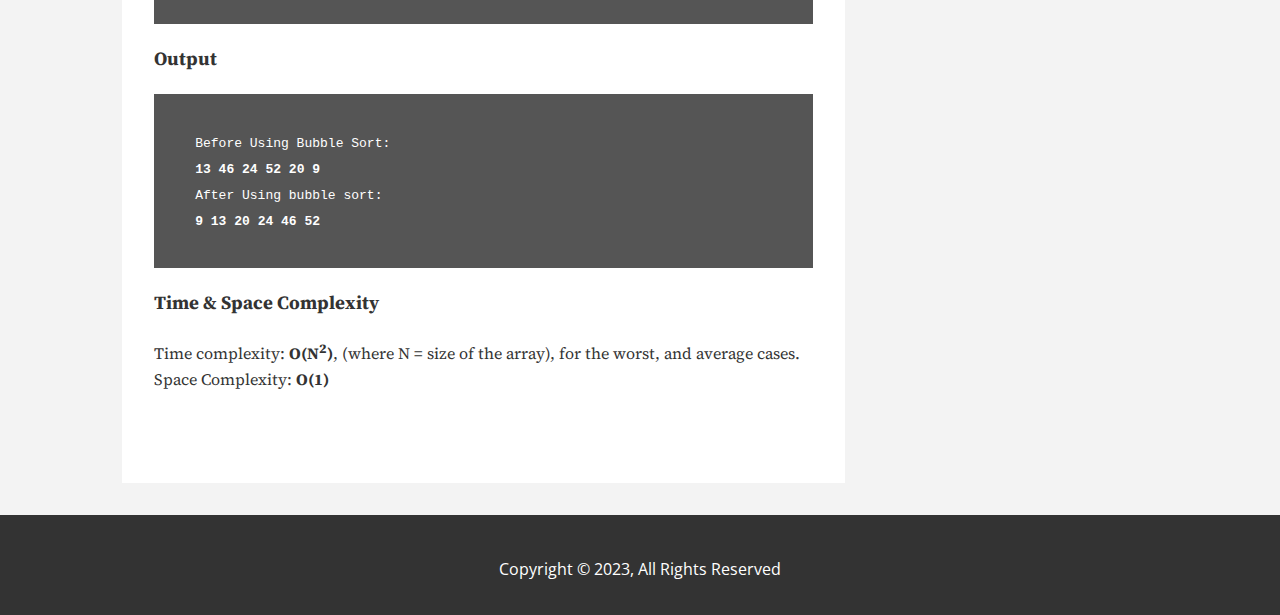
<file: articles/bubble-sort.html>
<!DOCTYPE html>
<html lang="en">

<head>
    <meta charset="UTF-8">
    <meta http-equiv="X-UA-Compatible" content="IE=edge">
    <meta name="viewport" content="width=device-width, initial-scale=1.0">
    <link rel="stylesheet" href="https://cdnjs.cloudflare.com/ajax/libs/font-awesome/6.4.0/css/all.min.css"
        integrity="sha512-iecdLmaskl7CVkqkXNQ/ZH/XLlvWZOJyj7Yy7tcenmpD1ypASozpmT/E0iPtmFIB46ZmdtAc9eNBvH0H/ZpiBw=="
        crossorigin="anonymous" referrerpolicy="no-referrer">
    <link rel="stylesheet" href="../css/style.css">
    <link rel="stylesheet" media="screen and (max-width: 768px)" href="../css/mobile.css">
    <link rel="shortcut icon" type="image/x-icon" href="favicon.ico">
    <title>Sorting Algorithms: Bubble Sort</title>
</head>

<body>
    <!-- Header -->
    <div class="navbar">
        <h1 class="logo">
            <a href="../index.html"><span class="text-primary"><i class="fa-solid fa-blog"></i>My</span>Blog</a>
        </h1>
        <form action="#">
            <div class="form-box">
                <input type="email" placeholder="Enter your email...">
                <button type="submit" class="btn btn-primary">Subscribe</button>
            </div>
        </form>
    </div>

    <!-- Article -->
    <div id="article">
        <div class="container">
            <div class="page-container">
                <article class="card">
                    <header>
                        <h2 class="l-heading bold">Sorting Algorithms: Bubble Sort
                        </h2>
                        <div class="meta">
                            <small>
                                <i class="fas fa-user"></i> Written By Ajinkya Dhatrak March 30, 2023
                            </small>
                            <div class="socials">
                                <a aria-label="go to twitter" href="https://twitter.com/" target="_blank" class="ref"><i
                                        class="fa-brands fa-twitter"></i></a>
                                <a aria-label="go to facebook" href="https://www.facebook.com/" target="_blank"
                                    class="ref"><i class="fa-brands fa-facebook-f"></i></a>
                                <a aria-label="go to linkedin" href="https://www.linkedin.com/" target="_blank"
                                    class="ref"><i class="fa-brands fa-linkedin"></i></a>
                            </div>
                            <div class="category category-sorting">Sorting</div>
                        </div>
                    </header>
                    <p class="l-para">Detailed understanding of the working of the Bubble Sort algorithm and its
                        implementation in C++</p>
                    <figure>
                        <img src="../images/bubble-sort/bubble-sort-poster.png" alt="">
                        <figcaption>Photo by <a href="https://unsplash.com/@marcsm" class="ref" target="_blank">Marc
                                Sendra Martorell
                            </a> on <a href="https://unsplash.com/" class="ref" target="_blank">Unsplash</a>
                        </figcaption>
                    </figure>
                    <div class="py-3">
                        <p>In this article, I&apos;ll be covering bubble sort algorithm. Most programming languages will
                            come
                            with a built-in sort function
                            but in order to write better code, you need to know what&apos;s going on in the background.
                            If
                            you are preparing for software
                            engineering interviews, it&apos;s very likely that this sorting algorithm may come
                            up
                            during your interviews.</p>

                        <h3>What is a Bubble Sort?</h3>
                        <p>Bubble sort is one of the simplest and intuitive sorting algorithms to understand. Its
                            implementation in code is fairly
                            straightforward as well. One of the great things about Bubble Sort is that learning it
                            teaches you a lot about
                            complexity analysis and will prepare you to understand more difficult and more optimal
                            sorting algorithms.</p>

                        <blockquote>
                            <p>
                                <strong>
                                    Fancy algorithms are slow when N is small, and N is usually small.
                                </strong>
                            </p>
                            <p>
                                <strong>
                                    - Rob Pike
                                </strong>
                            </p>
                        </blockquote>
                        <h3>How Does It Work?</h3>
                        <p>Let&apos;s have a look at the array we want to sort:
                        </p>
                        <img src="../images/bubble-sort/bubble-sort-working-1.png" alt="">
                        <p>We want to sort this array in ascending order.</p>
                        <p>In Bubble Sort, we iterate through the array multiple times and swap values until they are
                            all in the correct order.
                            More specifically, when we iterate through the array, we check if the current number is
                            greater than the number adjacent
                            to it. If so, we swap the two numbers in-place.</p>
                        <p>Doing these swaps in-place is important to note. <em class="bold">We do not need extra memory
                                to perform
                                Bubble Sort.</em></p>

                        <p>After we traverse through the whole array, we check if any swaps have been done during the
                            iteration. If we have done
                            swaps, we need to iterate through the array again to make sure everything is sorted. If any
                            values are still not
                            ordered, we perform swaps again and we repeat the process of traversing the whole array
                            until it is completely sorted
                            and no more swaps are needed. Visualizing this process makes it even clearer:</p>
                        <p>Let&apos;s start at the beginning of our array. Our current value is 6:
                        </p>
                        <img src="../images/bubble-sort/bubble-sort-working-2.png" alt="">
                        <p>Is 6 less than or equal to 3? (i.e. Are they in the correct order?). No, so we need to swap
                            the two values.</p>
                        <img src="../images/bubble-sort/bubble-sort-working-3.png" alt="">

                        <p>Our current value is now at position 1. Let&apos;s look at the next value to the right. Is 6
                            less
                            than or equal to 9? Yes. At
                            this point, 6 will remain at this position and we change our current value to 9.</p>
                        <img src="../images/bubble-sort/bubble-sort-working-4.png" alt="">
                        <p>9 is greater than 8. Let&apos;s swap them.
                        </p>
                        <img src="../images/bubble-sort/bubble-sort-working-5.png" alt="">
                        <p>9 is greater than 4. Let&apos;s swap.
                        </p>
                        <img src="../images/bubble-sort/bubble-sort-working-6.png" alt="">
                        <p>9 is greater than 6. Let&apos;s swap.
                        </p>
                        <img src="../images/bubble-sort/bubble-sort-working-7.png" alt="">

                        <p>9 is greater than 5. Let&apos;s swap.
                        </p>
                        <img src="../images/bubble-sort/bubble-sort-working-8.png" alt="">
                        <p>9 is greater than 2. Let&apos;s swap.
                        </p>
                        <img src="../images/bubble-sort/bubble-sort-working-9.png" alt="">

                        <p>9 does not have any values to swap with. Its <em class="bold">Bubbled Up</em> to the end of
                            our array.
                            This is the
                            essence of Bubble Sort.
                            Larger values bubble up to the end of the array until the array is sorted.</p>
                        <p>At this point, we have completed one iteration in the array. We ask ourselves, did we do any
                            swaps during the iteration?
                            We did lots. In this case, we need to go back and check our array to see if sorting has been
                            completed. Visually, we see
                            that it hasn&apos;t of course, but the way to know this in our code is to track swaps.</p>
                        <p>Sorted values are colored blue. We do not need to work on these values anymore. Let&apos;s go
                            through the rest of this array.
                            Our next current value is back at the beginning. Current value = 3.</p>
                        <img src="../images/bubble-sort/bubble-sort-working-10.png" alt="">
                        <p>3 is less than 6. We won&apos;t do anything with it. We see that 6 is also less than 8. We
                            won&apos;t
                            do anything with that
                            either. Let&apos;s move on to 8.</p>
                        <p>Visually, we see that 8 is greater than all the values to its right until it reaches our
                            sorted 9. 8 will swap with
                            every value just like 9 did until it reaches the position just before 9, completing the
                            iteration.</p>
                        <p>So, did we perform any swaps? Yes. So let&apos;s go for another round.
                        </p>
                        <img src="../images/bubble-sort/bubble-sort-working-11.png" alt="">
                        <p>Like before, 3 is less than 6 so it stays in place and we move on to our next value.
                        </p>
                        <img src="../images/bubble-sort/bubble-sort-working-12.png" alt="">
                        <p>6 swaps with 4. We now compare 6 and 6. Is 6 greater than 6? No. Our current 6 at index 2
                            will remain there and change
                            our current value to the next 6 at index 3.
                        </p>
                        <img src="../images/bubble-sort/bubble-sort-working-13.png" alt="">
                        <p>We can see visually that our current value will bubble up to just before the 8. We check if
                            we have performed swaps, and
                            indeed we have so let&apos;s start again:
                        </p>
                        <img src="../images/bubble-sort/bubble-sort-working-14.png" alt="">
                        <p>And another round:
                        </p>
                        <img src="../images/bubble-sort/bubble-sort-working-15.png" alt="">
                        <p>And another:
                        </p>
                        <img src="../images/bubble-sort/bubble-sort-working-16.png" alt="">
                        <p>Almost there:
                        </p>
                        <img src="../images/bubble-sort/bubble-sort-working-17.png" alt="">
                        <p>Last one!
                        </p>
                        <img src="../images/bubble-sort/bubble-sort-working-18.png" alt="">
                        <p>2 cannot be swapped with anything so our swaps are zero for this round. This means we are
                            done!</p>

                        <h3>Code</h3>
                        <pre>
<code>
    #include &lt;bits/stdc++.h&gt;
    using namespace std;

    void bubble_sort(int arr[], int n) {
        // bubble sort
        for (int i = n - 1; i >= 0; i--) {
            for (int j = 0; j &lt;= i - 1; j++) {
                if (arr[j] > arr[j + 1]) {
                    int temp = arr[j + 1];
                    arr[j + 1] = arr[j];
                    arr[j] = temp;
                }
            }
        }

        cout &lt;&lt; "After Using bubble sort: " &lt;&lt; "\n";
        for (int i = 0; i &lt; n; i++) {
            cout &lt;&lt; arr[i] &lt;&lt; " ";
        }
        cout &lt;&lt; "\n";
    }

    int main()
    {
        int arr[] = {13, 46, 24, 52, 20, 9};		
        int n = sizeof(arr) / sizeof(arr[0]);
        cout &lt;&lt; "Before Using Bubble Sort: " &lt;&lt; endl;
        for (int i = 0; i &lt; n; i++)
        {
            cout &lt;&lt; arr[i] &lt;&lt; " ";
        }
        cout &lt;&lt; endl;

        bubble_sort(arr, n);
        return 0;
    
    }
</code>
</pre>
                        <h3>Output</h3>
                        <pre>
<samp>
    Before Using Bubble Sort:
    <strong>13 46 24 52 20 9</strong>
    After Using bubble sort:
    <strong>9 13 20 24 46 52</strong>
</samp>
</pre>

                        <h3>Time & Space Complexity</h3>
                        <p>
                            Time complexity: <strong>O(N<sup>2</sup>)</strong>, (where N = size of the array), for the
                            worst, and average
                            cases.<br>
                            Space Complexity: <strong>O(1)</strong><br>
                        </p>
                    </div>
                </article>

                <aside id="about" class="card">
                    <img src="../images/avatar.png" alt="avatar">
                    <h4>Ajinkya Dhatrak</h4>
                    <p>Love to explore and learn new concepts.</p>
                    <a href="#" class="btn btn-dark">Follow</a>
                </aside>

                <aside id="categories" class="card">
                    <h2>Categories</h2>
                    <ul class="list">
                        <li><a href="../index.html"><i class="fas fa-chevron-right"></i> Searching</a></li>
                        <li><a href="../index.html"><i class="fas fa-chevron-right"></i> Sorting</a></li>
                        <li><a href="../index.html"><i class="fas fa-chevron-right"></i> OS</a></li>
                        <li><a href="../index.html"><i class="fas fa-chevron-right"></i> DBMS</a></li>
                        <li><a href="../index.html"><i class="fas fa-chevron-right"></i> OOP</a></li>
                    </ul>
                </aside>
            </div>
        </div>
    </div>

    <!-- Footer -->
    <footer id="main-footer" class="bg-dark py-2">
        <div class="container footer-container">
            <p>Copyright &copy; 2023, All Rights Reserved</p>
        </div>
    </footer>

</body>

</html>
</file>
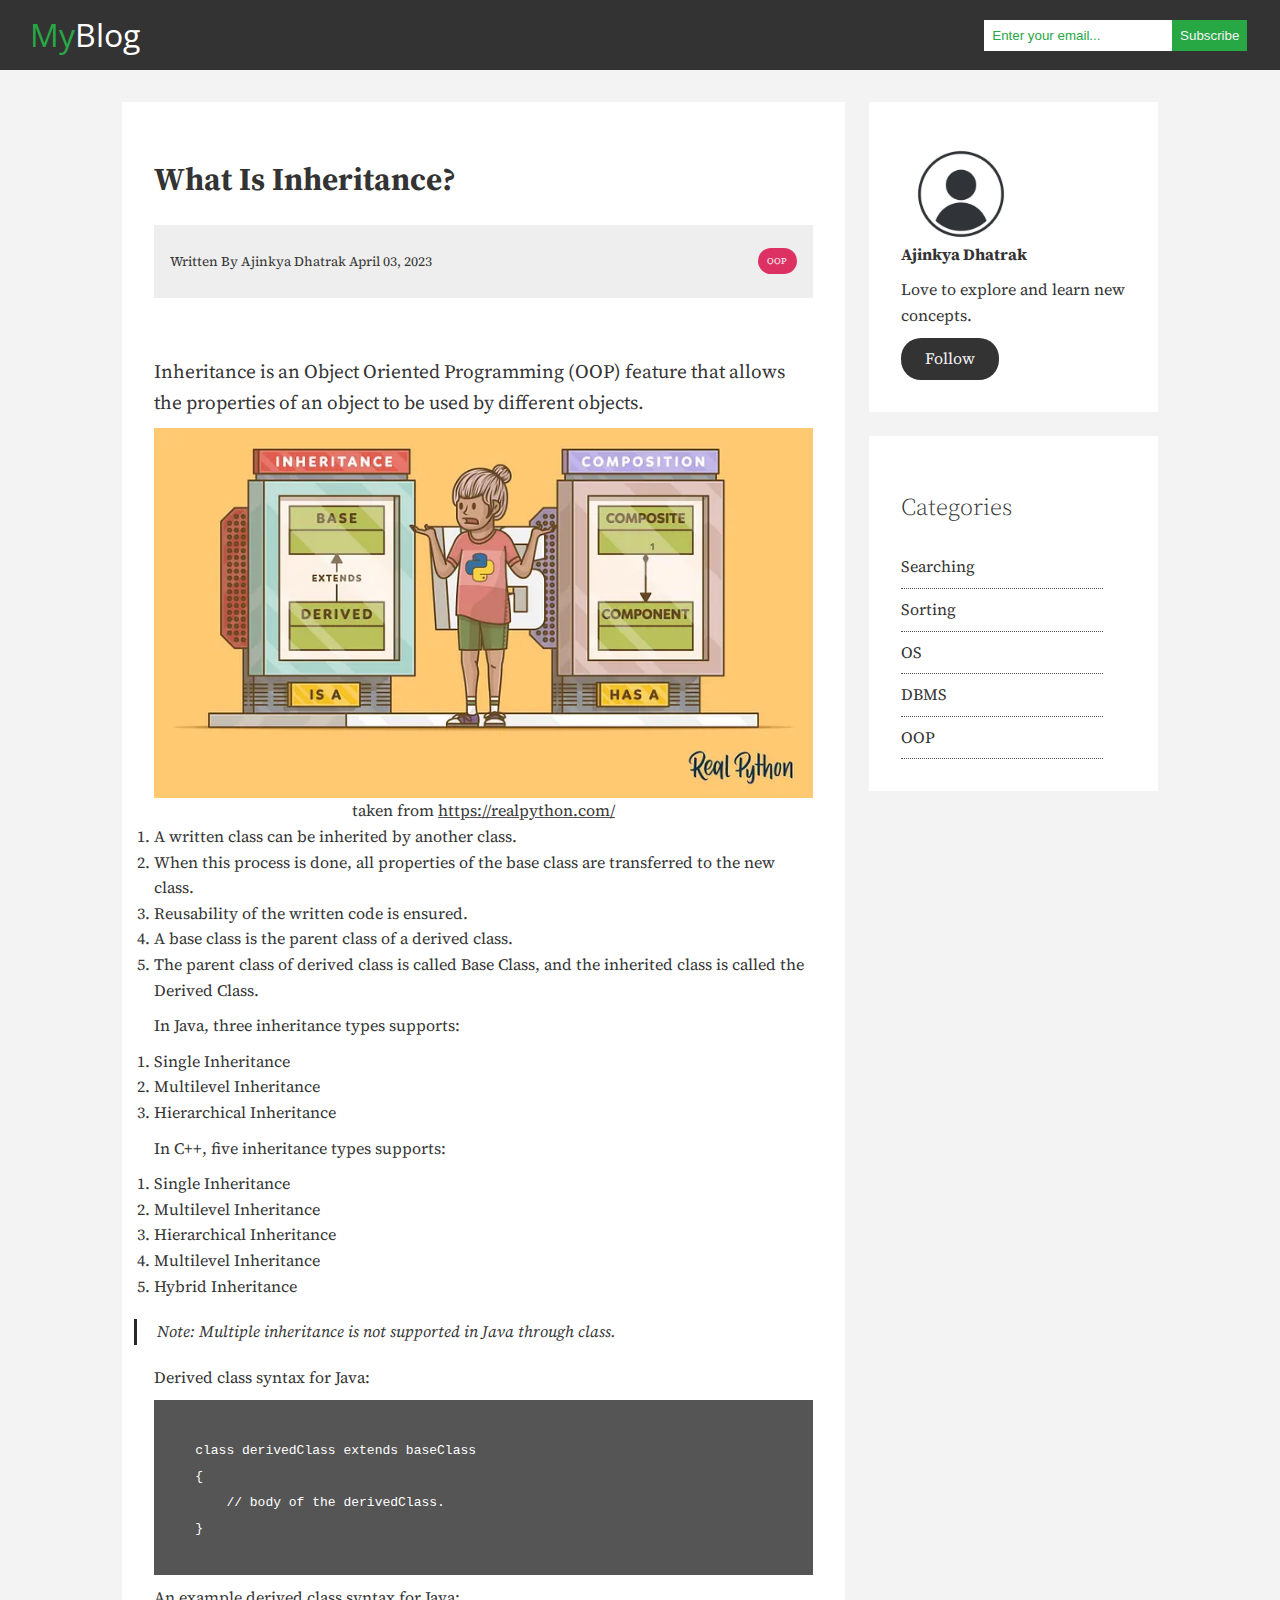
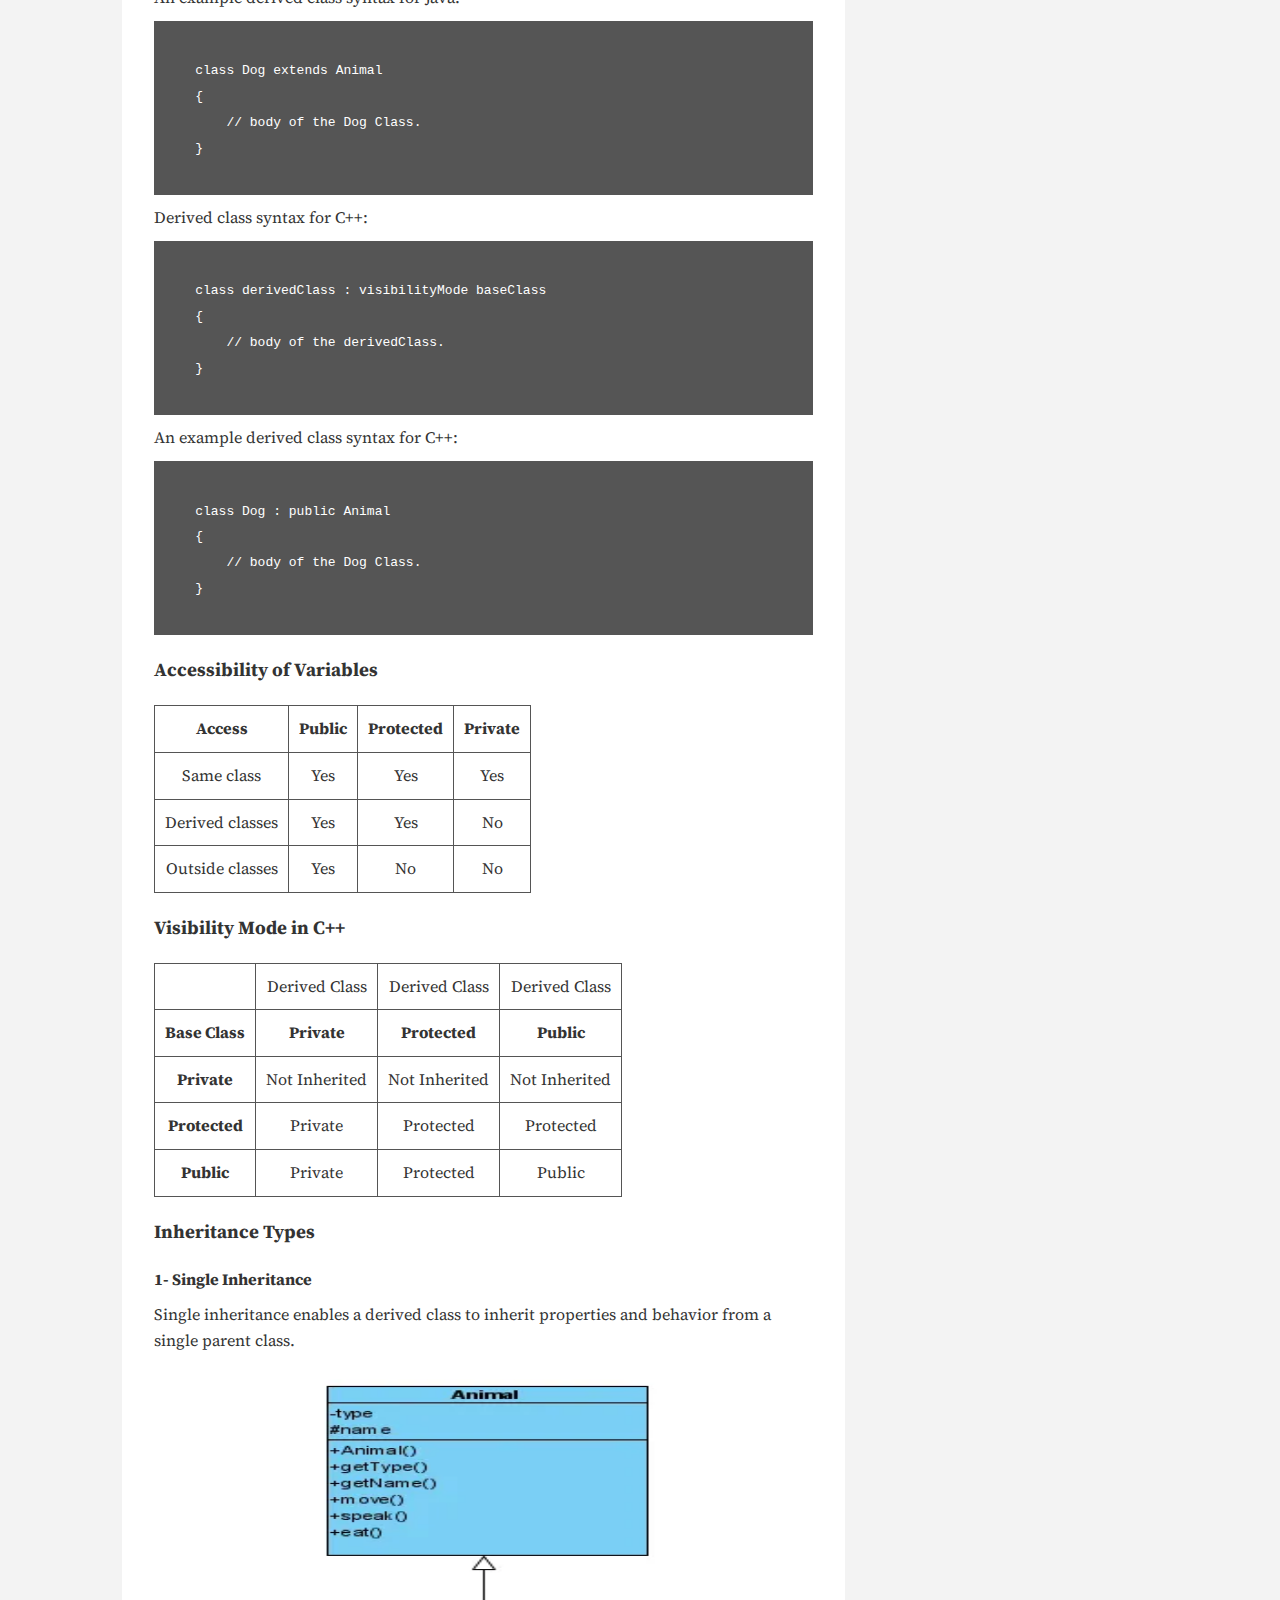
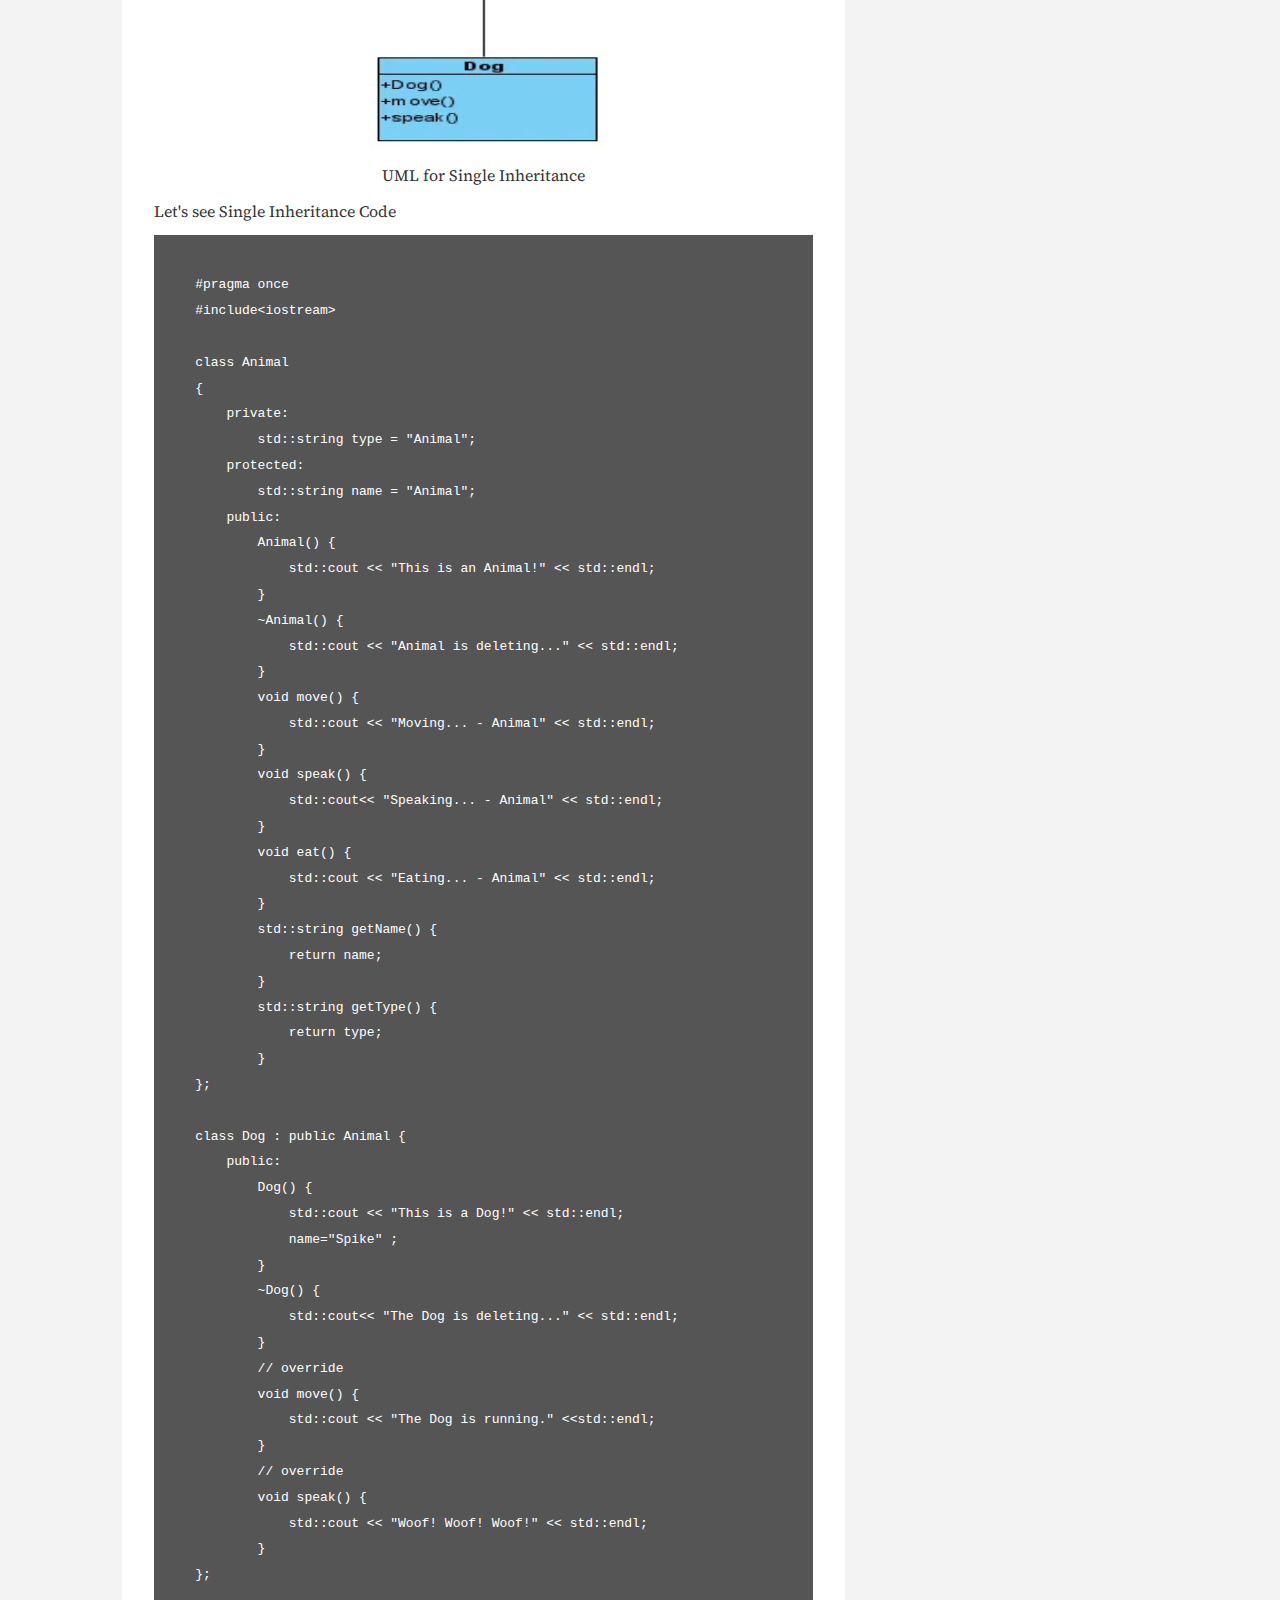
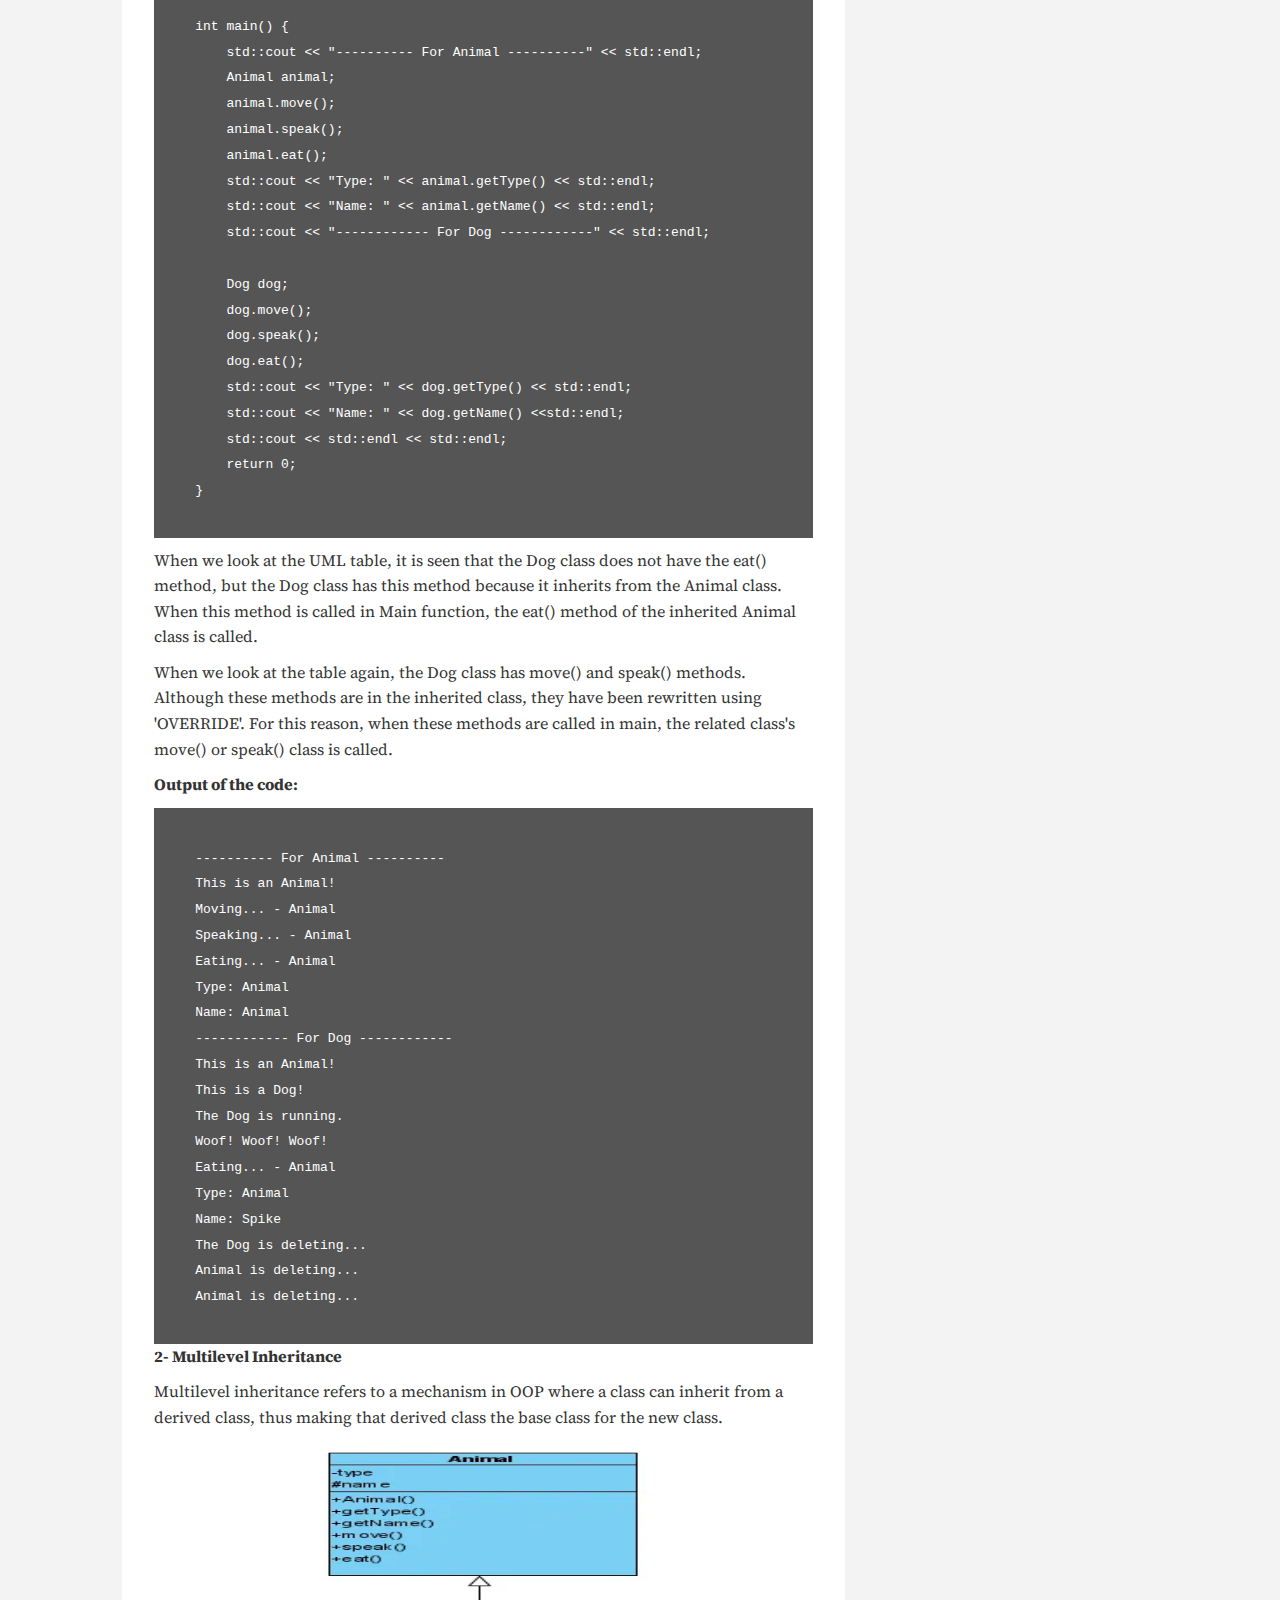
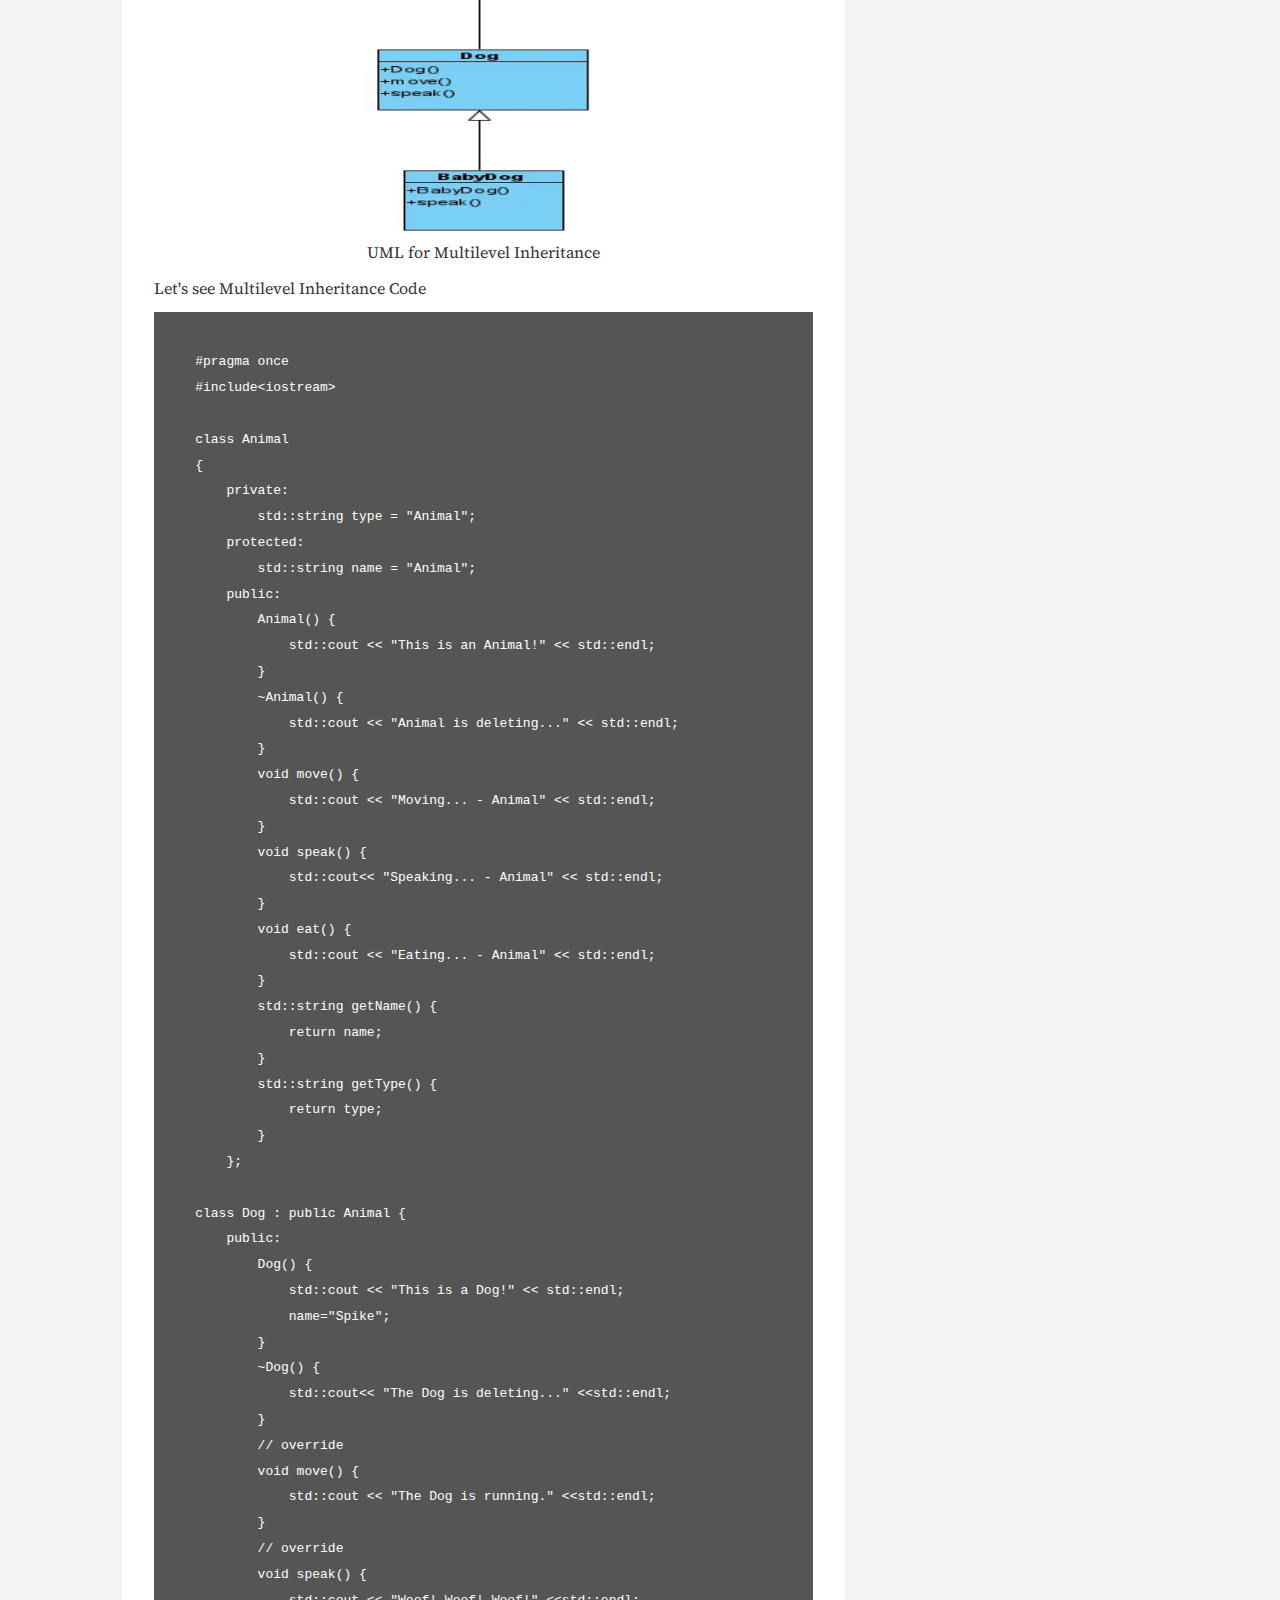
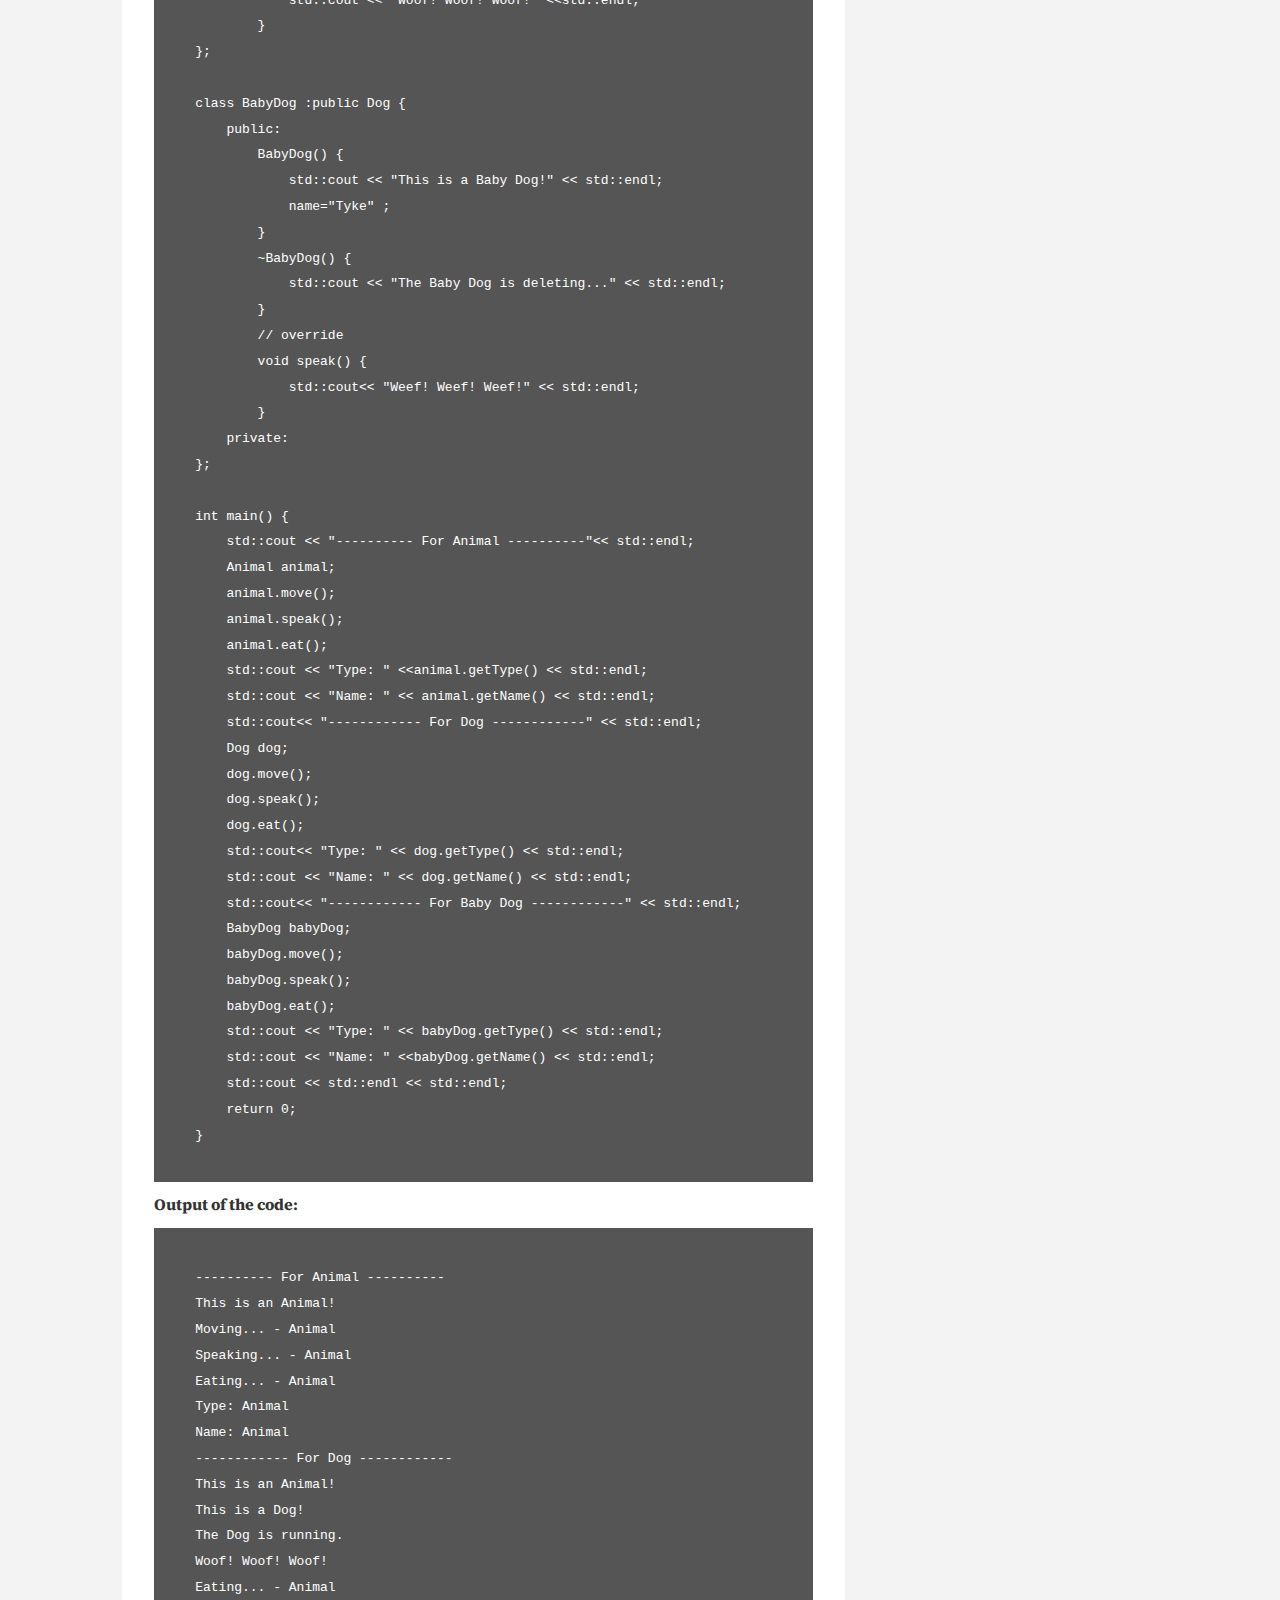
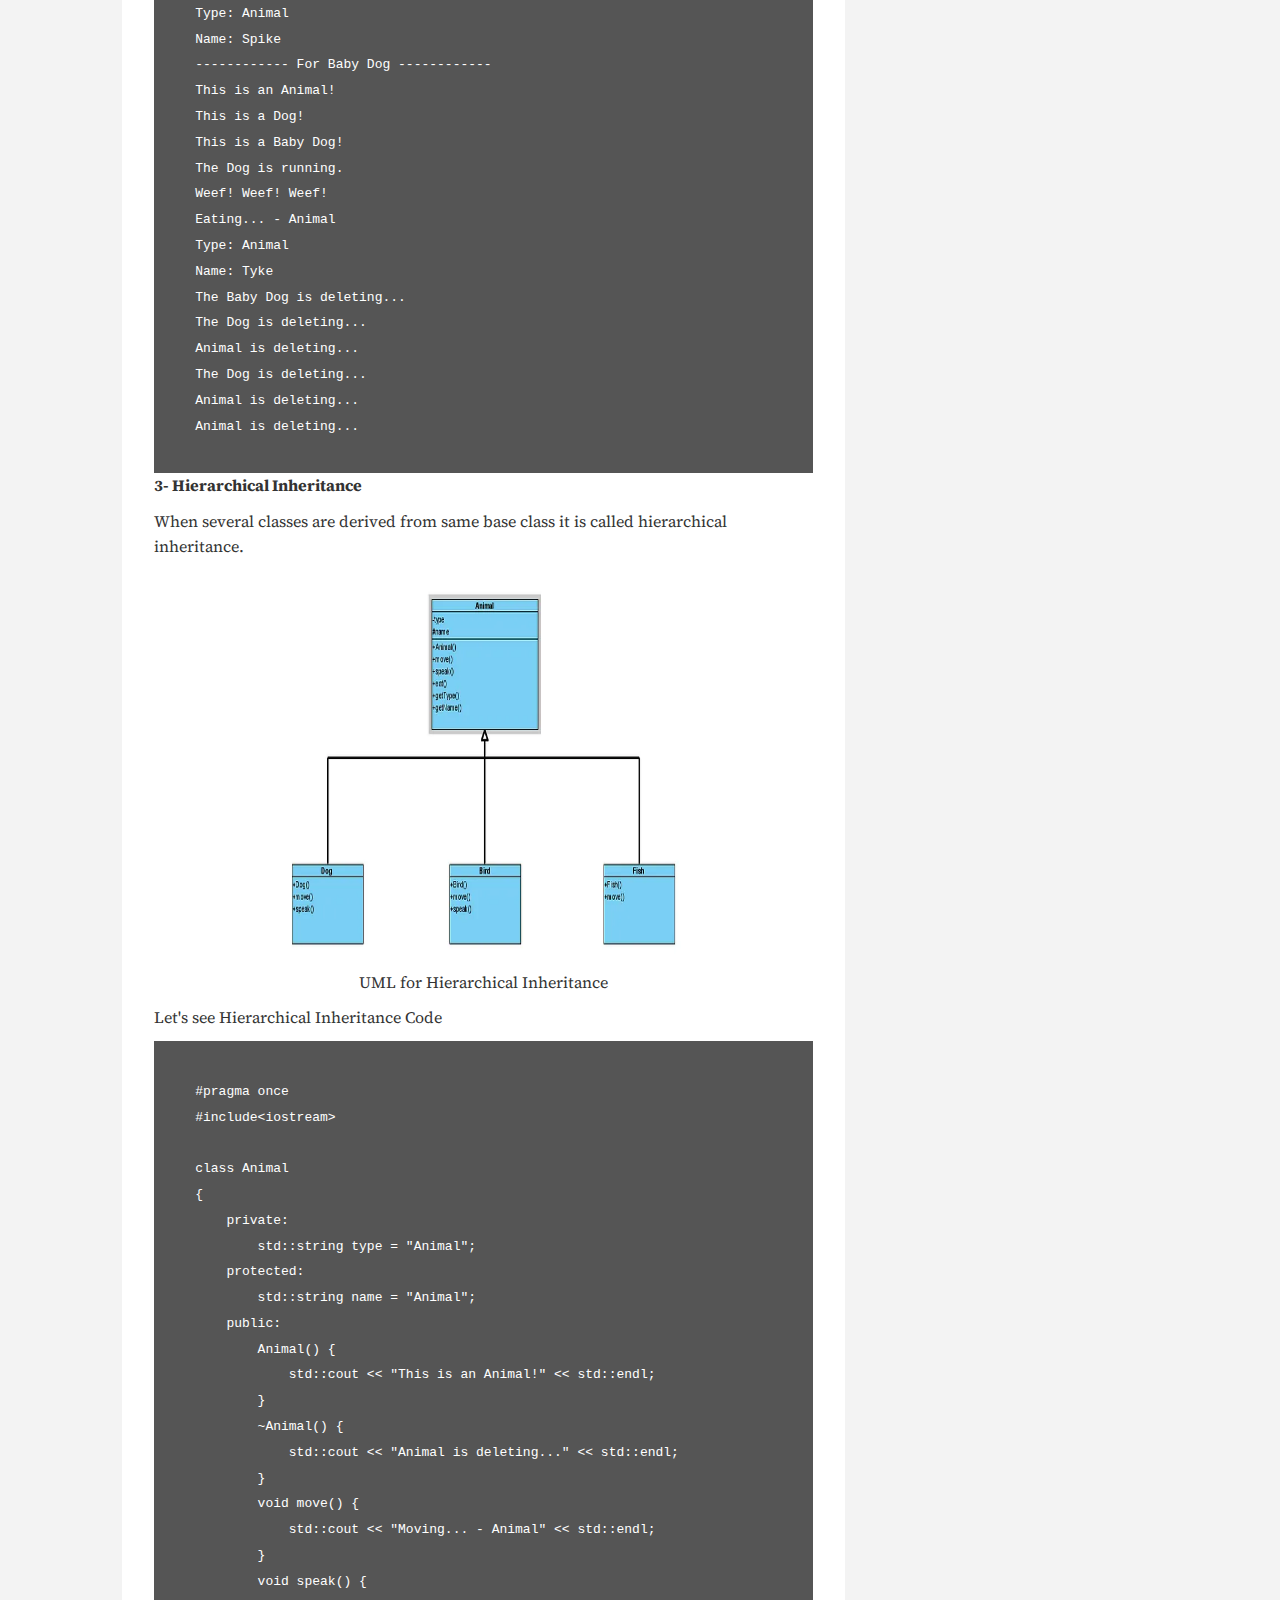
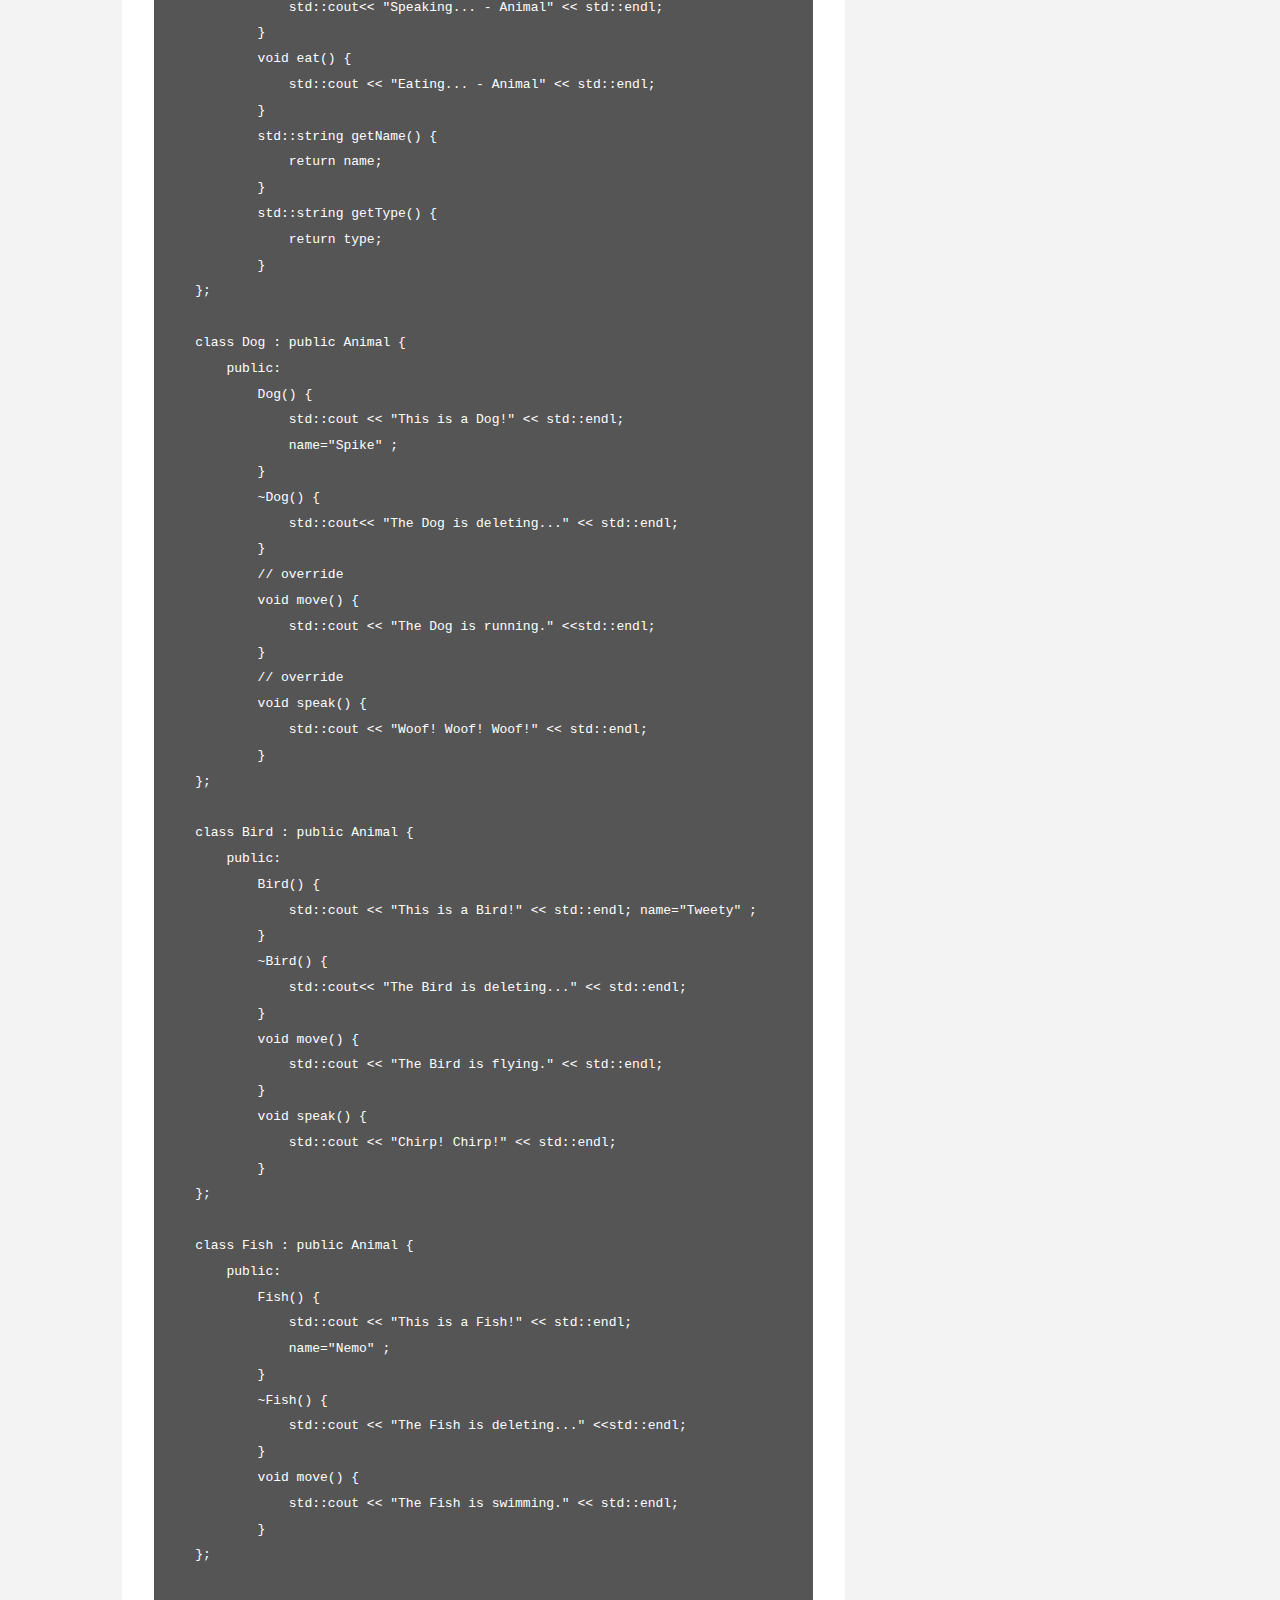
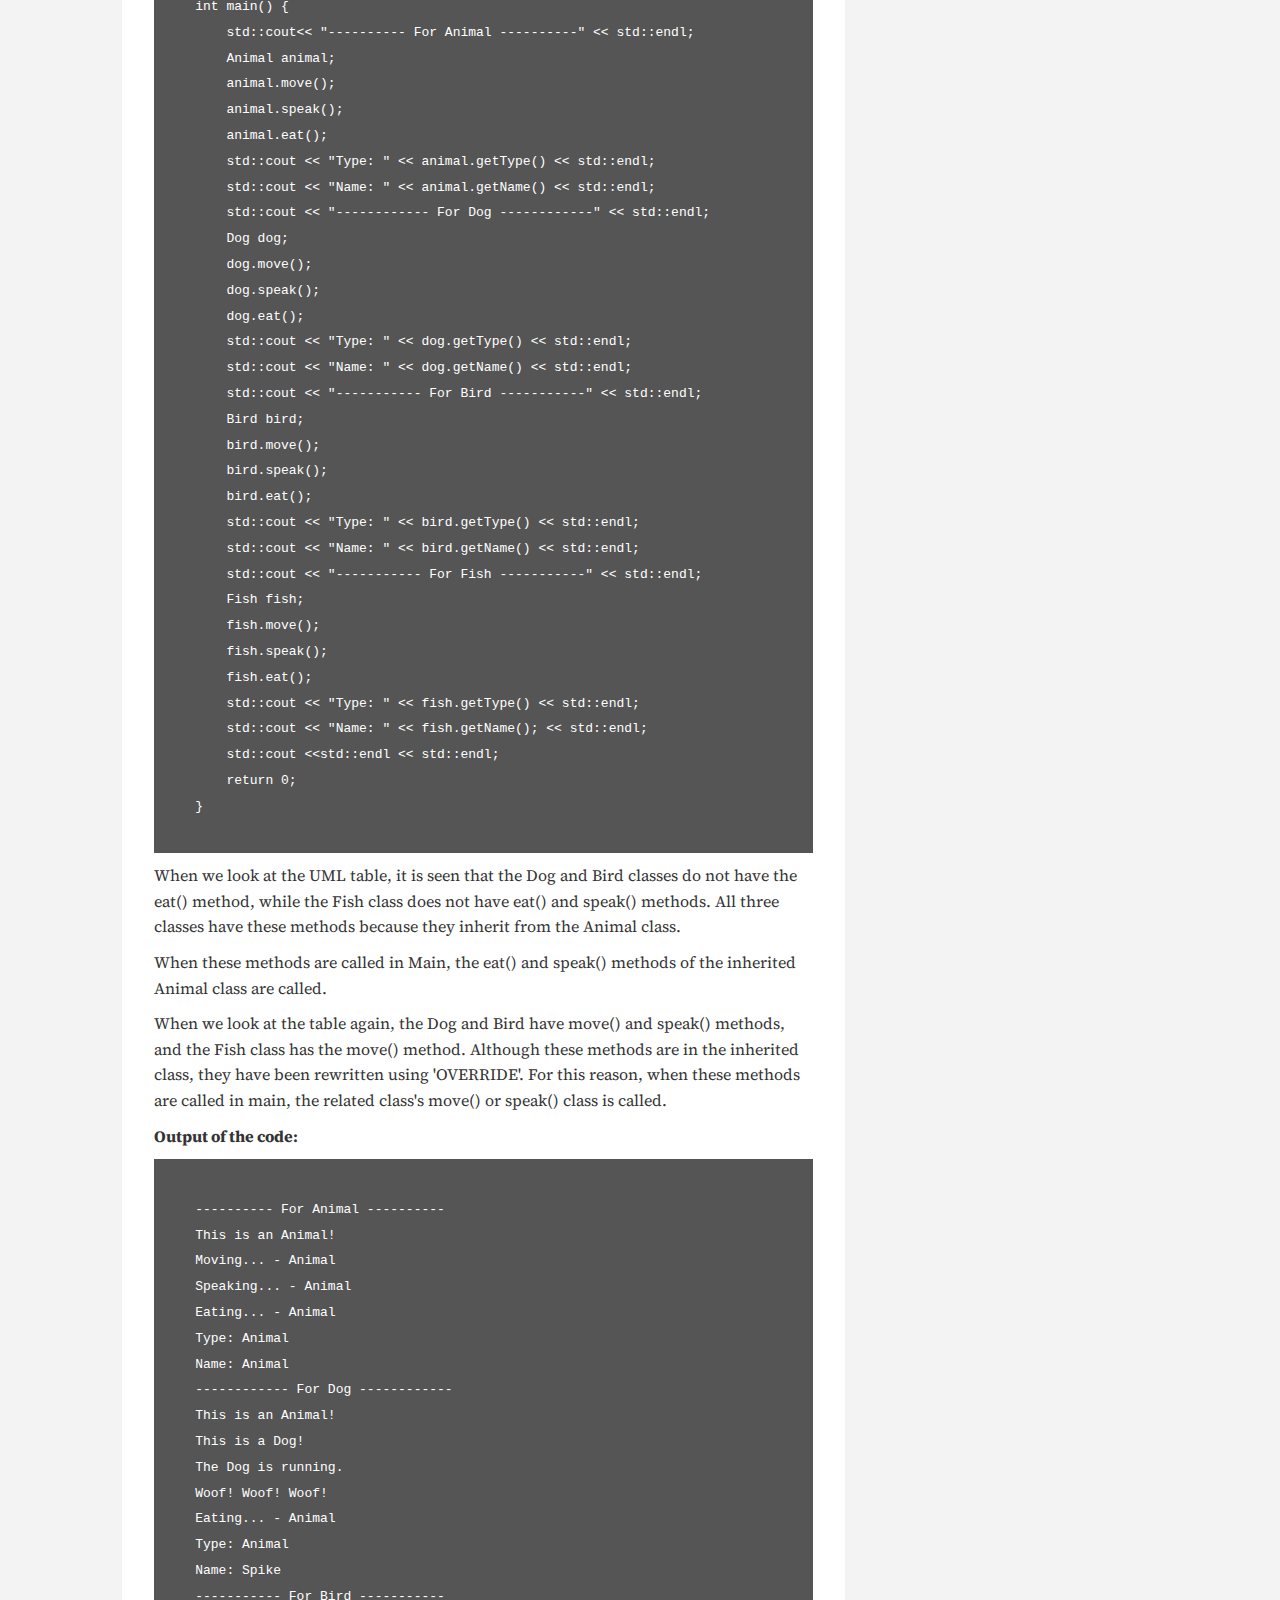
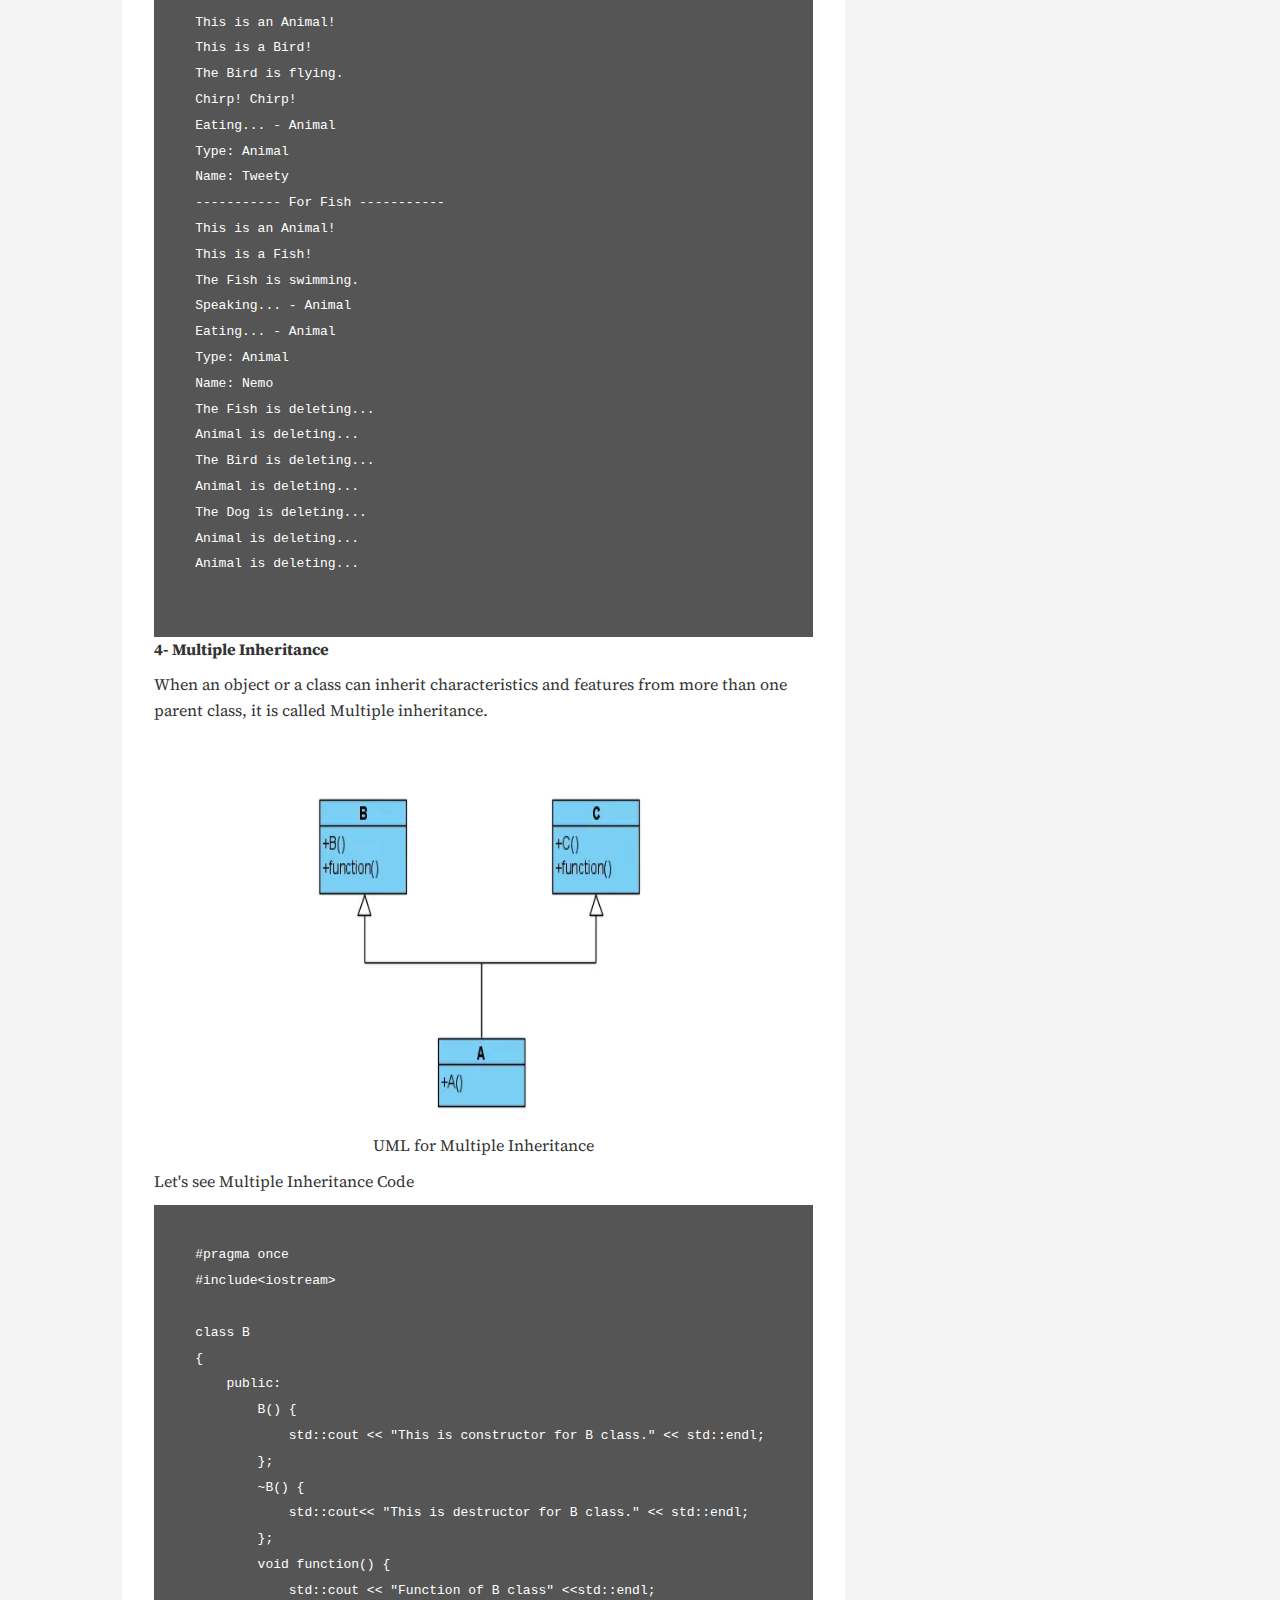
<file: articles/inheritance.html>
<!DOCTYPE html>
<html lang="en">

<head>
    <meta charset="UTF-8">
    <meta http-equiv="X-UA-Compatible" content="IE=edge">
    <meta name="viewport" content="width=device-width, initial-scale=1.0">
    <link rel="stylesheet" href="https://cdnjs.cloudflare.com/ajax/libs/font-awesome/6.4.0/css/all.min.css"
        integrity="sha512-iecdLmaskl7CVkqkXNQ/ZH/XLlvWZOJyj7Yy7tcenmpD1ypASozpmT/E0iPtmFIB46ZmdtAc9eNBvH0H/ZpiBw=="
        crossorigin="anonymous" referrerpolicy="no-referrer">
    <link rel="stylesheet" href="../css/style.css">
    <link rel="stylesheet" media="screen and (max-width: 768px)" href="../css/mobile.css">
    <link rel="shortcut icon" type="image/x-icon" href="favicon.ico">
    <title>What Is Inheritance?</title>
</head>

<body>
    <!-- Header -->
    <div class="navbar">
        <h1 class="logo">
            <a href="../index.html"><span class="text-primary"><i class="fa-solid fa-blog"></i>My</span>Blog</a>
        </h1>
        <form action="#">
            <div class="form-box">
                <input type="email" placeholder="Enter your email...">
                <button type="submit" class="btn btn-primary">Subscribe</button>
            </div>
        </form>
    </div>

    <!-- Article -->
    <div id="article">
        <div class="container">
            <div class="page-container">
                <article class="card">
                    <header>
                        <h2 class="l-heading bold">What Is Inheritance?</h2>
                        <div class="meta">
                            <small>
                                <i class="fas fa-user"></i> Written By Ajinkya Dhatrak April 03, 2023
                            </small>
                            <div class="socials">
                                <a aria-label="go to twitter" href="https://twitter.com/" target="_blank" class="ref"><i
                                        class="fa-brands fa-twitter"></i></a>
                                <a aria-label="go to facebook" href="https://www.facebook.com/" target="_blank"
                                    class="ref"><i class="fa-brands fa-facebook-f"></i></a>
                                <a aria-label="go to linkedin" href="https://www.linkedin.com/" target="_blank"
                                    class="ref"><i class="fa-brands fa-linkedin"></i></a>
                            </div>
                            <div class="category category-oop">OOP</div>
                        </div>
                    </header>
                    <div class="py-3">
                        <p class="l-para">Inheritance is an Object Oriented Programming (OOP) feature that allows the
                            properties of an object to be used by
                            different objects.</p>
                        <figure>
                            <img src="../images/inheritance/inheritance-poster.png" alt="">
                            <figcaption>taken from <a href="https://realpython.com/" class="ref"
                                    target="_blank">https://realpython.com/</a>
                            </figcaption>
                        </figure>
                        <ol>
                            <li>A written class can be inherited by another class.
                            </li>
                            <li>When this process is done, all properties of the base class are transferred to the new
                                class.
                            </li>
                            <li>Reusability of the written code is ensured.
                            </li>
                            <li>A base class is the parent class of a derived class.
                            </li>
                            <li>The parent class of derived class is called Base Class, and the inherited class is
                                called the Derived Class.
                            </li>
                        </ol>
                        <p>In Java, three inheritance types supports:
                        </p>
                        <ol>
                            <li>Single Inheritance
                            </li>
                            <li>Multilevel Inheritance
                            </li>
                            <li>Hierarchical Inheritance
                            </li>
                        </ol>
                        <p>In C++, five inheritance types supports:
                        </p>
                        <ol>
                            <li>Single Inheritance
                            </li>
                            <li>Multilevel Inheritance
                            </li>
                            <li>Hierarchical Inheritance
                            </li>
                            <li>Multilevel Inheritance
                            </li>
                            <li>Hybrid Inheritance
                            </li>
                        </ol>
                        <blockquote>Note: Multiple inheritance is not supported in Java through class.
                        </blockquote>
                        <p>Derived class syntax for Java:
                        </p>
                        <pre>
<code>
    class derivedClass extends baseClass
    {
        // body of the derivedClass.
    }
</code>
</pre>
                        <p>An example derived class syntax for Java:
                        </p>
                        <pre>
<code>
    class Dog extends Animal
    {
        // body of the Dog Class.
    }
</code>
</pre>
                        <p>Derived class syntax for C++:
                        </p>
                        <pre>
<code>
    class derivedClass : visibilityMode baseClass
    {
        // body of the derivedClass.
    }
</code>
</pre>
                        <p>An example derived class syntax for C++:
                        </p>
                        <pre>
<code>
    class Dog : public Animal
    {
        // body of the Dog Class.
    }
</code>
</pre>
                        <h3>Accessibility of Variables
                        </h3>
                        <table>
                            <tr>
                                <th>Access</th>
                                <th>Public</th>
                                <th>Protected</th>
                                <th>Private</th>
                            </tr>
                            <tr>
                                <td>Same class</td>
                                <td>Yes</td>
                                <td>Yes</td>
                                <td>Yes</td>
                            </tr>
                            <tr>
                                <td>Derived classes</td>
                                <td>Yes</td>
                                <td>Yes</td>
                                <td>No</td>
                            </tr>
                            <tr>
                                <td>Outside classes</td>
                                <td>Yes</td>
                                <td>No</td>
                                <td>No</td>
                            </tr>
                        </table>
                        <h3>Visibility Mode in C++
                        </h3>
                        <table>
                            <tr>
                                <td></td>
                                <td>Derived Class</td>
                                <td>Derived Class</td>
                                <td>Derived Class</td>
                            </tr>
                            <tr>
                                <th>Base Class</th>
                                <th>Private</th>
                                <th>Protected</th>
                                <th>Public</th>
                            </tr>
                            <tr>
                                <th>Private</th>
                                <td>Not Inherited</td>
                                <td>Not Inherited</td>
                                <td>Not Inherited
                                </td>
                            </tr>
                            <tr>
                                <th>Protected</th>
                                <td>Private</td>
                                <td>Protected</td>
                                <td>Protected</td>
                            </tr>
                            <tr>
                                <th>Public</th>
                                <td>Private</td>
                                <td>Protected</td>
                                <td>Public</td>
                            </tr>
                        </table>
                        <h3>Inheritance Types
                        </h3>
                        <h4>1- Single Inheritance
                        </h4>
                        <p>Single inheritance enables a derived class to inherit properties and behavior from a single
                            parent class.
                        </p>
                        <figure>
                            <img src="../images/inheritance/single-inheritance.png" alt="" class="img-size">
                            <figcaption>UML for Single Inheritance
                            </figcaption>
                        </figure>
                        <p>Let&apos;s see Single Inheritance Code
                        </p>
                        <pre>
<code>
    #pragma once
    #include&lt;iostream&gt;
        
    class Animal
    {
        private:
            std::string type = "Animal";
        protected:
            std::string name = "Animal";
        public:
            Animal() {
                std::cout &lt;&lt; "This is an Animal!" &lt;&lt; std::endl; 
            } 
            ~Animal() { 
                std::cout &lt;&lt; "Animal is deleting..." &lt;&lt; std::endl; 
            }
            void move() { 
                std::cout &lt;&lt; "Moving... - Animal" &lt;&lt; std::endl; 
            } 
            void speak() { 
                std::cout&lt;&lt; "Speaking... - Animal" &lt;&lt; std::endl; 
            } 
            void eat() { 
                std::cout &lt;&lt; "Eating... - Animal" &lt;&lt; std::endl; 
            }
            std::string getName() { 
                return name; 
            } 
            std::string getType() { 
                return type; 
            } 
    }; 
            
    class Dog : public Animal {
        public: 
            Dog() { 
                std::cout &lt;&lt; "This is a Dog!" &lt;&lt; std::endl; 
                name="Spike" ; 
            } 
            ~Dog() { 
                std::cout&lt;&lt; "The Dog is deleting..." &lt;&lt; std::endl; 
            } 
            // override 
            void move() { 
                std::cout &lt;&lt; "The Dog is running." &lt;&lt;std::endl; 
            } 
            // override 
            void speak() { 
                std::cout &lt;&lt; "Woof! Woof! Woof!" &lt;&lt; std::endl; 
            } 
    }; 
                
    int main() {
        std::cout &lt;&lt; "---------- For Animal ----------" &lt;&lt; std::endl; 
        Animal animal; 
        animal.move(); 
        animal.speak();
        animal.eat(); 
        std::cout &lt;&lt; "Type: " &lt;&lt; animal.getType() &lt;&lt; std::endl; 
        std::cout &lt;&lt; "Name: " &lt;&lt; animal.getName() &lt;&lt; std::endl; 
        std::cout &lt;&lt; "------------ For Dog ------------" &lt;&lt; std::endl; 
            
        Dog dog; 
        dog.move(); 
        dog.speak();
        dog.eat(); 
        std::cout &lt;&lt; "Type: " &lt;&lt; dog.getType() &lt;&lt; std::endl; 
        std::cout &lt;&lt; "Name: " &lt;&lt; dog.getName() &lt;&lt;std::endl; 
        std::cout &lt;&lt; std::endl &lt;&lt; std::endl; 
        return 0; 
    }
</code>
</pre>
                        <p>
                            When we look at the UML table, it is seen that the Dog class does not have the eat() method,
                            but the Dog class has this
                            method because it inherits from the Animal class. When this method is called in Main
                            function, the eat() method of the
                            inherited Animal class is called.

                        </p>
                        <p>When we look at the table again, the Dog class has move() and speak() methods. Although these
                            methods are in the
                            inherited class, they have been rewritten using &apos;OVERRIDE&apos;. For this reason, when
                            these
                            methods are called in main, the
                            related class&apos;s move() or speak() class is called.
                        </p>
                        <p><strong>Output of the code:
                            </strong></p>
                        <pre>
<samp>
    ---------- For Animal ----------
    This is an Animal!
    Moving... - Animal
    Speaking... - Animal
    Eating... - Animal
    Type: Animal
    Name: Animal
    ------------ For Dog ------------
    This is an Animal!
    This is a Dog!
    The Dog is running.
    Woof! Woof! Woof!
    Eating... - Animal
    Type: Animal
    Name: Spike
    The Dog is deleting...
    Animal is deleting...
    Animal is deleting...
</samp>
</pre>
                        <h4>2- Multilevel Inheritance
                        </h4>
                        <p>Multilevel inheritance refers to a mechanism in OOP where a class can inherit from a derived
                            class, thus making that
                            derived class the base class for the new class.
                        </p>
                        <figure>
                            <img src="../images/inheritance/multilevel-inheritance.png" alt="" class="img-size">
                            <figcaption>UML for Multilevel Inheritance
                            </figcaption>
                        </figure>
                        <p>Let&apos;s see Multilevel Inheritance Code
                        </p>
                        <pre>
<code>
    #pragma once
    #include&lt;iostream&gt;

    class Animal
    {
        private:
            std::string type = "Animal";
        protected:
            std::string name = "Animal";
        public:
            Animal() {
                std::cout &lt;&lt; "This is an Animal!" &lt;&lt; std::endl; 
            } 
            ~Animal() { 
                std::cout &lt;&lt; "Animal is deleting..." &lt;&lt; std::endl; 
            }
            void move() { 
                std::cout &lt;&lt; "Moving... - Animal" &lt;&lt; std::endl; 
            } 
            void speak() { 
                std::cout&lt;&lt; "Speaking... - Animal" &lt;&lt; std::endl; 
            } 
            void eat() { 
                std::cout &lt;&lt; "Eating... - Animal" &lt;&lt; std::endl; 
            }
            std::string getName() { 
                return name; 
            } 
            std::string getType() { 
                return type; 
            } 
        }; 
        
    class Dog : public Animal {
        public: 
            Dog() { 
                std::cout &lt;&lt; "This is a Dog!" &lt;&lt; std::endl;
                name="Spike"; 
            } 
            ~Dog() { 
                std::cout&lt;&lt; "The Dog is deleting..." &lt;&lt;std::endl; 
            } 
            // override 
            void move() { 
                std::cout &lt;&lt; "The Dog is running." &lt;&lt;std::endl; 
            } 
            // override 
            void speak() { 
                std::cout &lt;&lt; "Woof! Woof! Woof!" &lt;&lt;std::endl; 
            } 
    }; 
    
    class BabyDog :public Dog { 
        public: 
            BabyDog() { 
                std::cout &lt;&lt; "This is a Baby Dog!" &lt;&lt; std::endl; 
                name="Tyke" ; 
            } 
            ~BabyDog() {
                std::cout &lt;&lt; "The Baby Dog is deleting..." &lt;&lt; std::endl; 
            } 
            // override 
            void speak() { 
                std::cout&lt;&lt; "Weef! Weef! Weef!" &lt;&lt; std::endl; 
            } 
        private: 
    }; 
            
    int main() { 
        std::cout &lt;&lt; "---------- For Animal ----------"&lt;&lt; std::endl; 
        Animal animal; 
        animal.move(); 
        animal.speak(); 
        animal.eat(); 
        std::cout &lt;&lt; "Type: " &lt;&lt;animal.getType() &lt;&lt; std::endl; 
        std::cout &lt;&lt; "Name: " &lt;&lt; animal.getName() &lt;&lt; std::endl; 
        std::cout&lt;&lt; "------------ For Dog ------------" &lt;&lt; std::endl; 
        Dog dog; 
        dog.move(); 
        dog.speak(); 
        dog.eat(); 
        std::cout&lt;&lt; "Type: " &lt;&lt; dog.getType() &lt;&lt; std::endl; 
        std::cout &lt;&lt; "Name: " &lt;&lt; dog.getName() &lt;&lt; std::endl; 
        std::cout&lt;&lt; "------------ For Baby Dog ------------" &lt;&lt; std::endl; 
        BabyDog babyDog; 
        babyDog.move(); 
        babyDog.speak();
        babyDog.eat(); 
        std::cout &lt;&lt; "Type: " &lt;&lt; babyDog.getType() &lt;&lt; std::endl; 
        std::cout &lt;&lt; "Name: " &lt;&lt;babyDog.getName() &lt;&lt; std::endl; 
        std::cout &lt;&lt; std::endl &lt;&lt; std::endl; 
        return 0; 
    }
</code>
</pre>
                        <p><strong>Output of the code:
                            </strong></p>
                        <pre>
<samp>
    ---------- For Animal ----------
    This is an Animal!
    Moving... - Animal
    Speaking... - Animal
    Eating... - Animal
    Type: Animal
    Name: Animal
    ------------ For Dog ------------
    This is an Animal!
    This is a Dog!
    The Dog is running.
    Woof! Woof! Woof!
    Eating... - Animal
    Type: Animal
    Name: Spike
    ------------ For Baby Dog ------------
    This is an Animal!
    This is a Dog!
    This is a Baby Dog!
    The Dog is running.
    Weef! Weef! Weef!
    Eating... - Animal
    Type: Animal
    Name: Tyke
    The Baby Dog is deleting...
    The Dog is deleting...
    Animal is deleting...
    The Dog is deleting...
    Animal is deleting...
    Animal is deleting...
</samp>
</pre>

                        <h4>3- Hierarchical Inheritance
                        </h4>
                        <p>When several classes are derived from same base class it is called hierarchical inheritance.
                        </p>
                        <figure>
                            <img src="../images/inheritance/hierarchical-inheritance.png" alt="" class="img-size">
                            <figcaption>UML for Hierarchical Inheritance
                            </figcaption>
                        </figure>

                        <p>Let&apos;s see Hierarchical Inheritance Code
                        </p>
                        <pre>
<code>
    #pragma once
    #include&lt;iostream&gt;
    
    class Animal
    {
        private:
            std::string type = "Animal";
        protected:
            std::string name = "Animal";
        public:
            Animal() {
                std::cout &lt;&lt; "This is an Animal!" &lt;&lt; std::endl; 
            } 
            ~Animal() { 
                std::cout &lt;&lt; "Animal is deleting..." &lt;&lt; std::endl; 
            }
            void move() { 
                std::cout &lt;&lt; "Moving... - Animal" &lt;&lt; std::endl; 
            } 
            void speak() { 
                std::cout&lt;&lt; "Speaking... - Animal" &lt;&lt; std::endl; 
            } 
            void eat() { 
                std::cout &lt;&lt; "Eating... - Animal" &lt;&lt; std::endl; 
            }
            std::string getName() { 
                return name; 
            } 
            std::string getType() { 
                return type; 
            } 
    }; 
        
    class Dog : public Animal {
        public: 
            Dog() { 
                std::cout &lt;&lt; "This is a Dog!" &lt;&lt; std::endl; 
                name="Spike" ; 
            } 
            ~Dog() { 
                std::cout&lt;&lt; "The Dog is deleting..." &lt;&lt; std::endl; 
            } 
            // override 
            void move() { 
                std::cout &lt;&lt; "The Dog is running." &lt;&lt;std::endl; 
            } 
            // override 
            void speak() { 
                std::cout &lt;&lt; "Woof! Woof! Woof!" &lt;&lt; std::endl; 
            } 
    }; 
        
    class Bird : public Animal { 
        public: 
            Bird() { 
                std::cout &lt;&lt; "This is a Bird!" &lt;&lt; std::endl; name="Tweety" ; 
            } 
            ~Bird() { 
                std::cout&lt;&lt; "The Bird is deleting..." &lt;&lt; std::endl; 
            } 
            void move() { 
                std::cout &lt;&lt; "The Bird is flying." &lt;&lt; std::endl; 
            }
            void speak() { 
                std::cout &lt;&lt; "Chirp! Chirp!" &lt;&lt; std::endl; 
            } 
    }; 
        
    class Fish : public Animal { 
        public: 
            Fish() {
                std::cout &lt;&lt; "This is a Fish!" &lt;&lt; std::endl; 
                name="Nemo" ; 
            } 
            ~Fish() { 
                std::cout &lt;&lt; "The Fish is deleting..." &lt;&lt;std::endl; 
            } 
            void move() { 
                std::cout &lt;&lt; "The Fish is swimming." &lt;&lt; std::endl; 
            } 
    }; 
        
    int main() { 
        std::cout&lt;&lt; "---------- For Animal ----------" &lt;&lt; std::endl; 
        Animal animal; 
        animal.move(); 
        animal.speak(); 
        animal.eat();
        std::cout &lt;&lt; "Type: " &lt;&lt; animal.getType() &lt;&lt; std::endl; 
        std::cout &lt;&lt; "Name: " &lt;&lt; animal.getName() &lt;&lt; std::endl;
        std::cout &lt;&lt; "------------ For Dog ------------" &lt;&lt; std::endl; 
        Dog dog; 
        dog.move(); 
        dog.speak(); 
        dog.eat();
        std::cout &lt;&lt; "Type: " &lt;&lt; dog.getType() &lt;&lt; std::endl; 
        std::cout &lt;&lt; "Name: " &lt;&lt; dog.getName() &lt;&lt; std::endl;
        std::cout &lt;&lt; "----------- For Bird -----------" &lt;&lt; std::endl; 
        Bird bird; 
        bird.move(); 
        bird.speak(); 
        bird.eat();
        std::cout &lt;&lt; "Type: " &lt;&lt; bird.getType() &lt;&lt; std::endl; 
        std::cout &lt;&lt; "Name: " &lt;&lt; bird.getName() &lt;&lt; std::endl;
        std::cout &lt;&lt; "----------- For Fish -----------" &lt;&lt; std::endl; 
        Fish fish; 
        fish.move(); 
        fish.speak(); 
        fish.eat();
        std::cout &lt;&lt; "Type: " &lt;&lt; fish.getType() &lt;&lt; std::endl; 
        std::cout &lt;&lt; "Name: " &lt;&lt; fish.getName(); &lt;&lt; std::endl;
        std::cout &lt;&lt;std::endl &lt;&lt; std::endl; 
        return 0; 
    }
</code>
</pre>

                        <p>When we look at the UML table, it is seen that the Dog and Bird classes do not have the eat()
                            method, while the Fish
                            class does not have eat() and speak() methods. All three classes have these methods because
                            they inherit from the Animal
                            class.
                        </p>

                        <p>When these methods are called in Main, the eat() and speak() methods of the inherited Animal
                            class are called.
                        </p>
                        <p>When we look at the table again, the Dog and Bird have move() and speak() methods, and the
                            Fish class has the move()
                            method. Although these methods are in the inherited class, they have been rewritten using
                            &apos;OVERRIDE&apos;. For this reason,
                            when these methods are called in main, the related class&apos;s move() or speak() class is
                            called.
                        </p>
                        <p><strong>Output of the code:
                            </strong></p>
                        <pre>
<samp>
    ---------- For Animal ----------
    This is an Animal!
    Moving... - Animal
    Speaking... - Animal
    Eating... - Animal
    Type: Animal
    Name: Animal
    ------------ For Dog ------------
    This is an Animal!
    This is a Dog!
    The Dog is running.
    Woof! Woof! Woof!
    Eating... - Animal
    Type: Animal
    Name: Spike
    ----------- For Bird -----------
    This is an Animal!
    This is a Bird!
    The Bird is flying.
    Chirp! Chirp!
    Eating... - Animal
    Type: Animal
    Name: Tweety
    ----------- For Fish -----------
    This is an Animal!
    This is a Fish!
    The Fish is swimming.
    Speaking... - Animal
    Eating... - Animal
    Type: Animal
    Name: Nemo
    The Fish is deleting...
    Animal is deleting...
    The Bird is deleting...
    Animal is deleting...
    The Dog is deleting...
    Animal is deleting...
    Animal is deleting...

</samp>
</pre>

                        <h4>4- Multiple Inheritance
                        </h4>
                        <p>When an object or a class can inherit characteristics and features from more than one parent
                            class, it is called
                            Multiple inheritance.
                        </p>
                        <figure>
                            <img src="../images/inheritance/multiple-inheritance.png" alt="" class="img-size">
                            <figcaption>UML for Multiple Inheritance
                            </figcaption>
                        </figure>
                        <p>Let&apos;s see Multiple Inheritance Code
                        </p>
                        <pre>
<code>
    #pragma once
    #include&lt;iostream&gt;
    
    class B
    {
        public:
            B() {
                std::cout &lt;&lt; "This is constructor for B class." &lt;&lt; std::endl; 
            }; 
            ~B() { 
                std::cout&lt;&lt; "This is destructor for B class." &lt;&lt; std::endl; 
            }; 
            void function() { 
                std::cout &lt;&lt; "Function of B class" &lt;&lt;std::endl; 
            } 
        private: 
    }; 
    
    class C 
    { 
        public: 
            C() { 
                std::cout &lt;&lt; "This is constructor for C class." &lt;&lt; std::endl;
            }; 
            ~C() { 
                std::cout &lt;&lt; "This is destructor for C class." &lt;&lt; std::endl; 
            }; 
            void function() { 
                std::cout&lt;&lt; "Function of C class" &lt;&lt; std::endl; 
            } 
        private: 
    }; 
    
    class A : public B, public C { 
        public: 
            A() { 
                std::cout&lt;&lt; "This is constructor for A class." &lt;&lt; std::endl; 
            }; 
            ~A() { 
                std::cout &lt;&lt; "This is destructor for A class." &lt;&lt;std::endl; 
            }; 
        
        private: 
    }; 
    
    int main() { 
        A a; 
        std::cout &lt;&lt; std::endl; 
        a.C::function(); 
        a.B::function(); 
        std::cout&lt;&lt; std::endl; 
        return 0; 
    }
</code>
</pre>

                        <p>When we look the main function, we created an A Class object and we call function() method
                            that is inherited from Class
                            C and Class B. The compiler can not know which inherited function() method have to call. For
                            this reason, we specified
                            that which method of class will be called.
                        </p>
                        <pre>
<code>
    a.C::function();
    a.B::function();
</code>
</pre>

                        <p><strong>Output of the code:
                            </strong></p>

                        <pre>
<samp>
    This is constructor for B class.
    This is constructor for C class.
    This is constructor for A class.
    Function of C class
    Function of B class
    This is destructor for A class.
    This is destructor for C class.
    This is destructor for B class.
</samp>
</pre>

                        <h4>5- Hybrid Inheritance
                        </h4>
                        <p>Hybric inheritance is a combination of multiple inheritance and multilevel inheritance. A
                            class is derived from two
                            classes as in multiple inheritance.
                        </p>
                        <figure>
                            <img src="../images/inheritance/hybrid-inheritance.png" alt="" class="img-size">
                            <figcaption>UML for Hybrid Inheritance
                            </figcaption>
                        </figure>

                        <p>Let&apos;s see Hybrid Inheritance Code
                        </p>

                        <pre>
<code>
    #pragma once
    #include&lt;iostream&gt;
    
    class D
    {
        public:
            D() {
                std::cout &lt;&lt; "This is constructor for D class." &lt;&lt; std::endl; 
            }; 
            
            ~D() { 
                std::cout&lt;&lt; "This is destructor for D class." &lt;&lt; std::endl; 
            }; 
        
        protected: 
            int variable=123456; 
    }; 
    
    class B : virtual public D { 
        public: 
            B() { 
                std::cout &lt;&lt; "This is constructor for B class." &lt;&lt; std::endl; 
            }; 
            
            ~B() { 
                std::cout&lt;&lt; "This is destructor for B class." &lt;&lt; std::endl; 
            }; 
        
        private: 
    }; 
    
    class C : virtual public D { 
        public: 
            C() {
                std::cout &lt;&lt; "This is constructor for C class." &lt;&lt; std::endl; 
            }; 
            ~C() { 
                std::cout&lt;&lt; "This is destructor for C class." &lt;&lt; std::endl; 
            }; 
        private: 
    }; 
    
    class A : public B, public C { 
        public: 
            A() {
                std::cout &lt;&lt; "This is constructor for A class." &lt;&lt; std::endl; 
            }; 
            
            ~A() { 
                std::cout&lt;&lt; "This is destructor for A class." &lt;&lt; std::endl; 
            }; 
            
            void function() { 
                std::cout &lt;&lt; "Variable: " &lt;&lt; variable &lt;&lt;std::endl; 
            } 
            
        private: 
    }; 
    
    int main() { 
        A a; 
        std::cout &lt;&lt; std::endl; 
        a.function(); 
        std::cout &lt;&lt; std::endl; 
        return 0; 
    }
</code>
</pre>
                        <p>When we look the A Class&apos;s function() method, we use variable that is inherited class B
                            or
                            class C. Compiler do not know
                            that which class&apos;s variable have to inherit. For this reason, we use virtual keyword.
                            We say
                            to the compiler that only
                            inherit one member thanks to virtual keyword.
                        </p>

                        <pre>
<code>
    class B : virtual public D,
    ......
    class C : virtual public D
    ......
</code>
</pre>

                        <p><strong>Output of the code:
                            </strong></p>

                        <pre>
<samp>
    This is constructor for D class.
    This is constructor for B class.
    This is constructor for C class.
    This is constructor for A class.
    Variable: 123456
    This is destructor for A class.
    This is destructor for C class.
    This is destructor for B class.
    This is destructor for D class.
</samp>
</pre>

                    </div>

                </article>

                <aside id="about" class="card">
                    <img src="../images/avatar.png" alt="avatar">
                    <h4>Ajinkya Dhatrak</h4>
                    <p>Love to explore and learn new concepts.</p>
                    <a href="#" class="btn btn-dark">Follow</a>
                </aside>

                <aside id="categories" class="card">
                    <h2>Categories</h2>
                    <ul class="list">
                        <li><a href="../index.html"><i class="fas fa-chevron-right"></i> Searching</a></li>
                        <li><a href="../index.html"><i class="fas fa-chevron-right"></i> Sorting</a></li>
                        <li><a href="../index.html"><i class="fas fa-chevron-right"></i> OS</a></li>
                        <li><a href="../index.html"><i class="fas fa-chevron-right"></i> DBMS</a></li>
                        <li><a href="../index.html"><i class="fas fa-chevron-right"></i> OOP</a></li>
                    </ul>
                </aside>
            </div>
        </div>
    </div>

    <!-- Footer -->
    <footer id="main-footer" class="bg-dark py-2">
        <div class="container footer-container">
            <p>Copyright &copy; 2023, All Rights Reserved</p>
        </div>
    </footer>

</body>

</html>
</file>
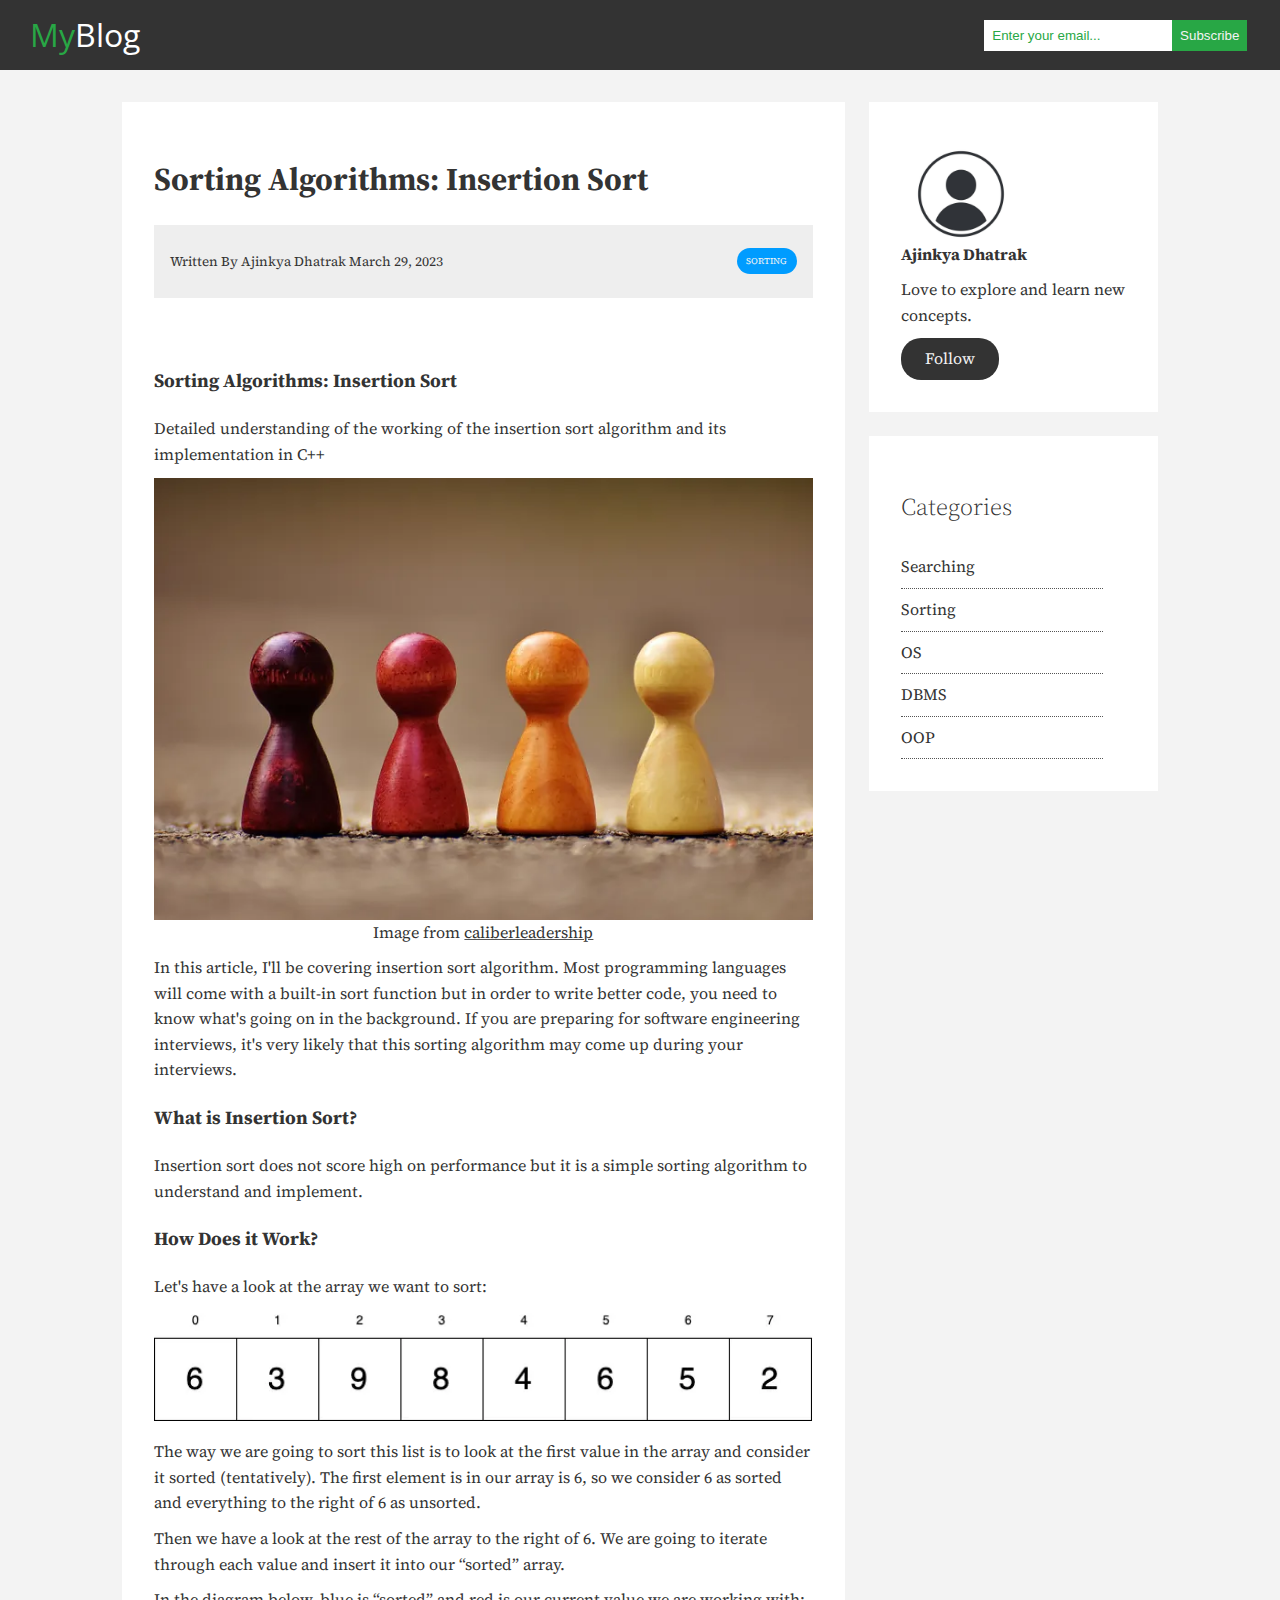
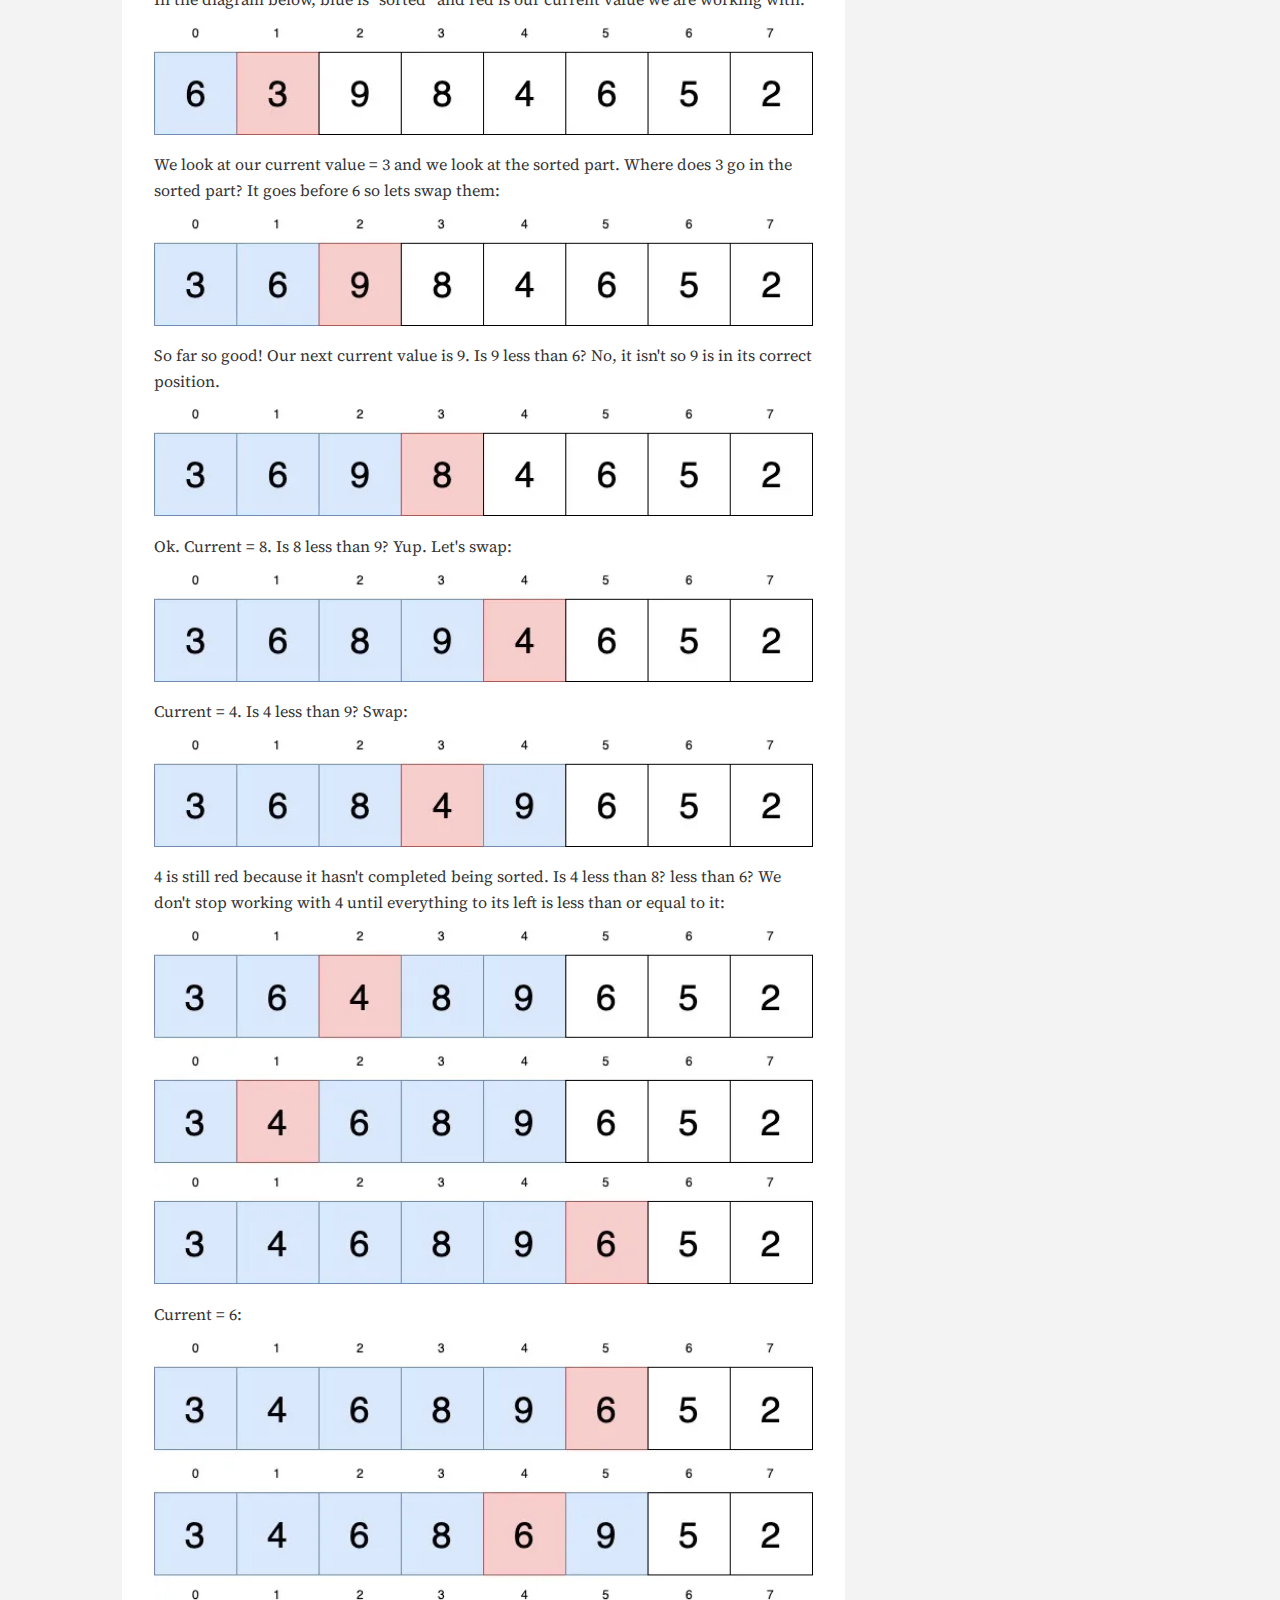
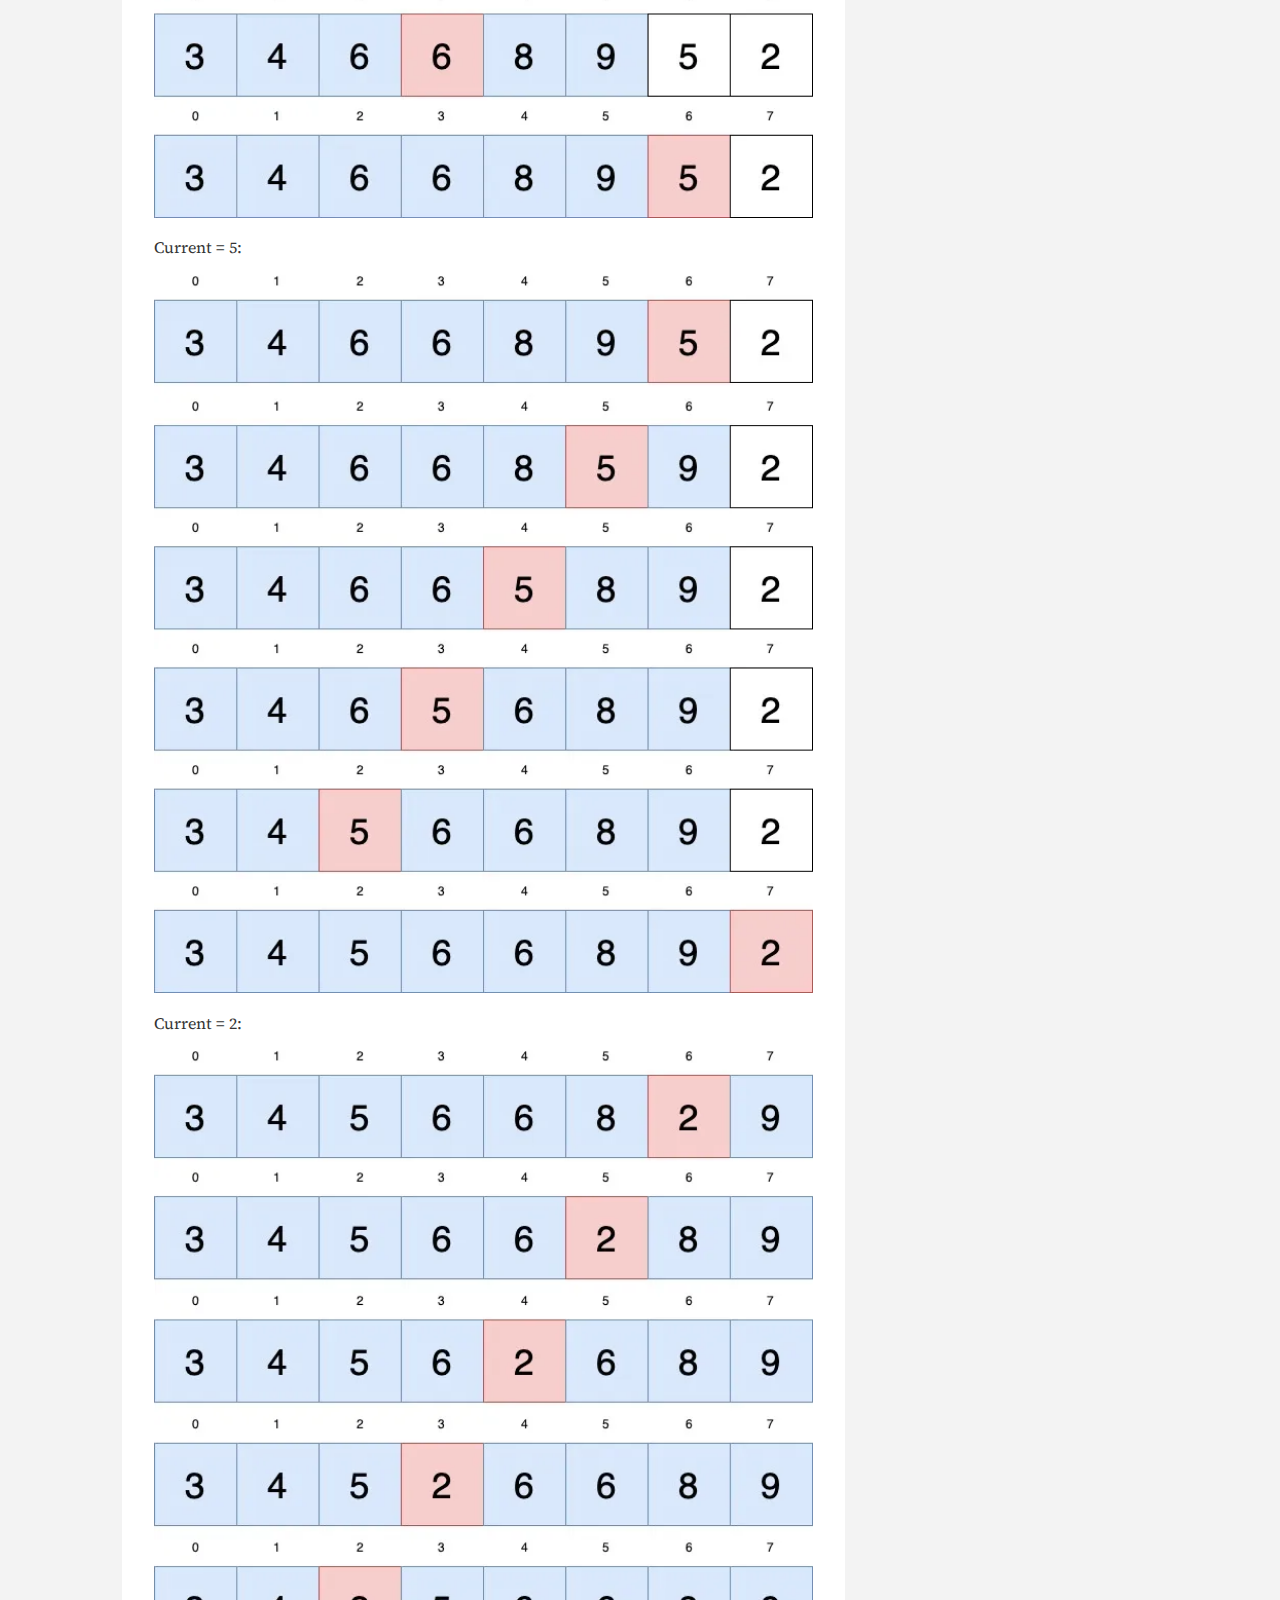
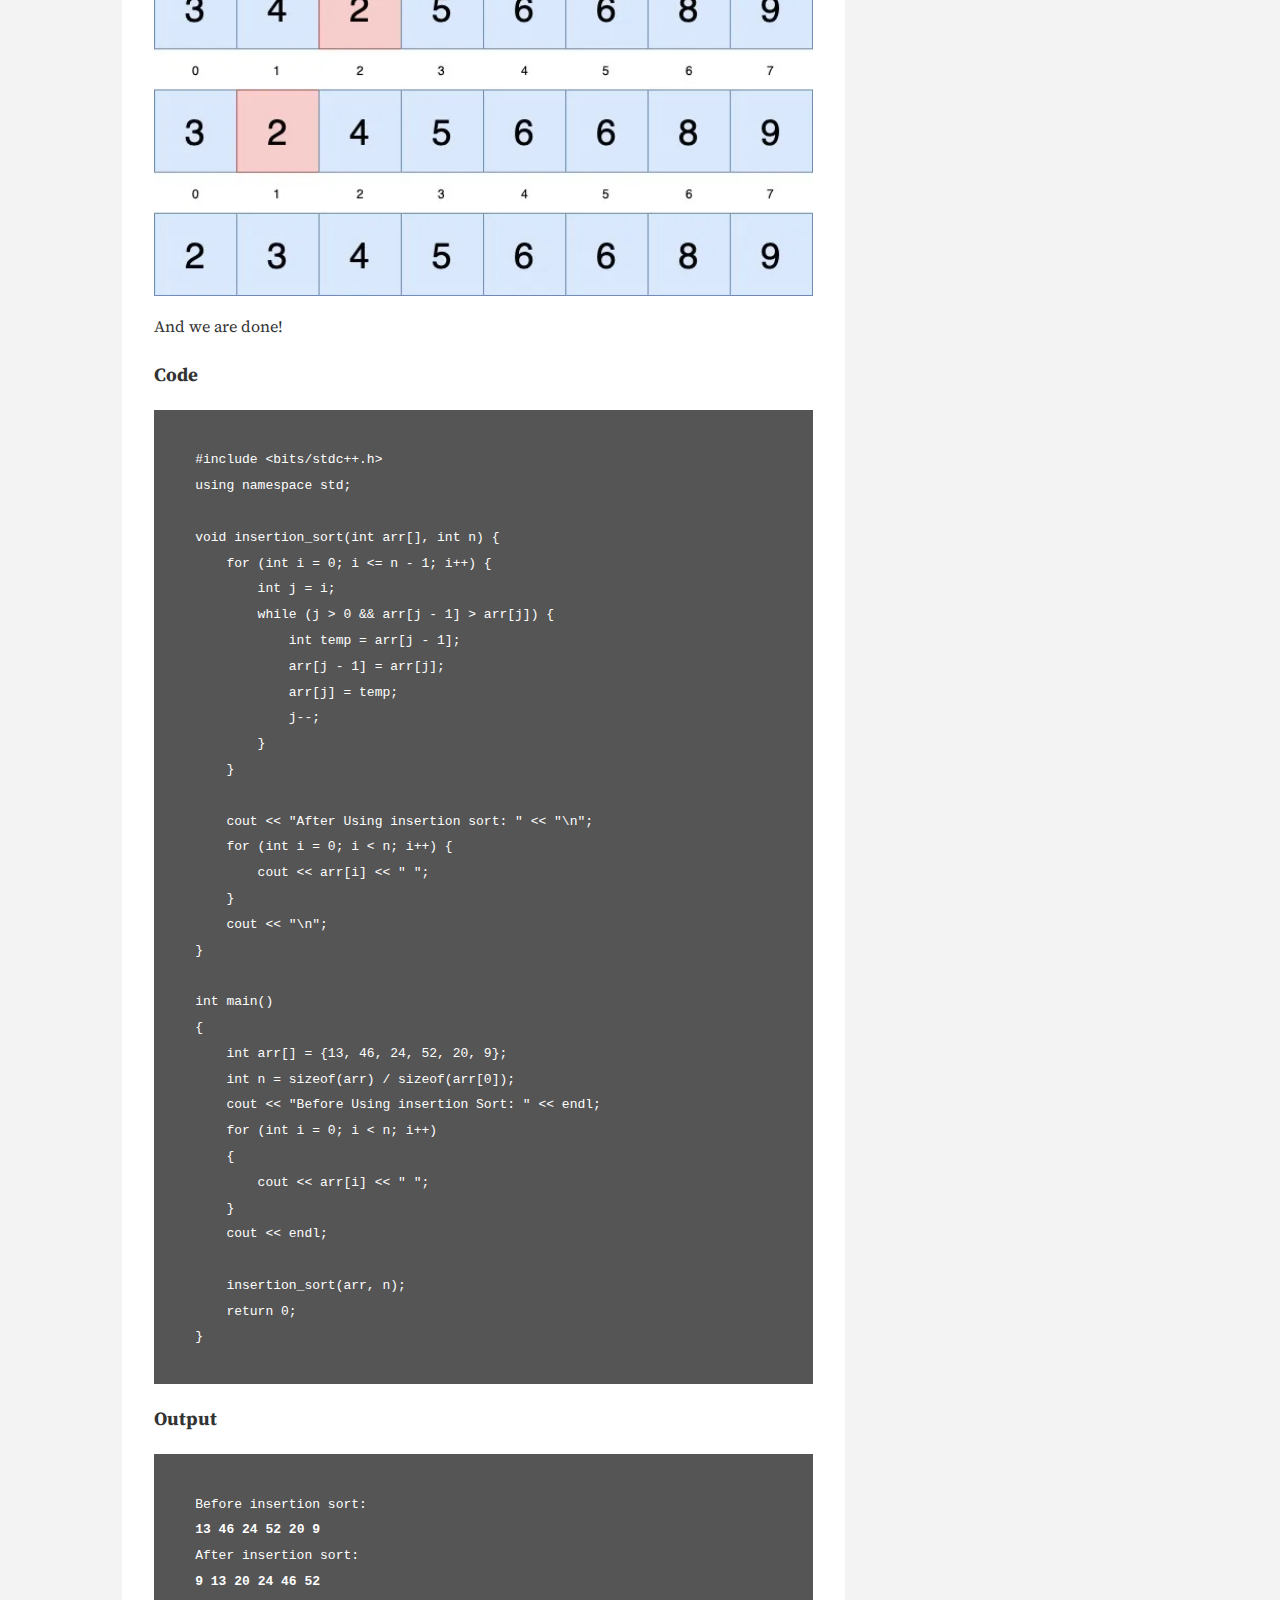
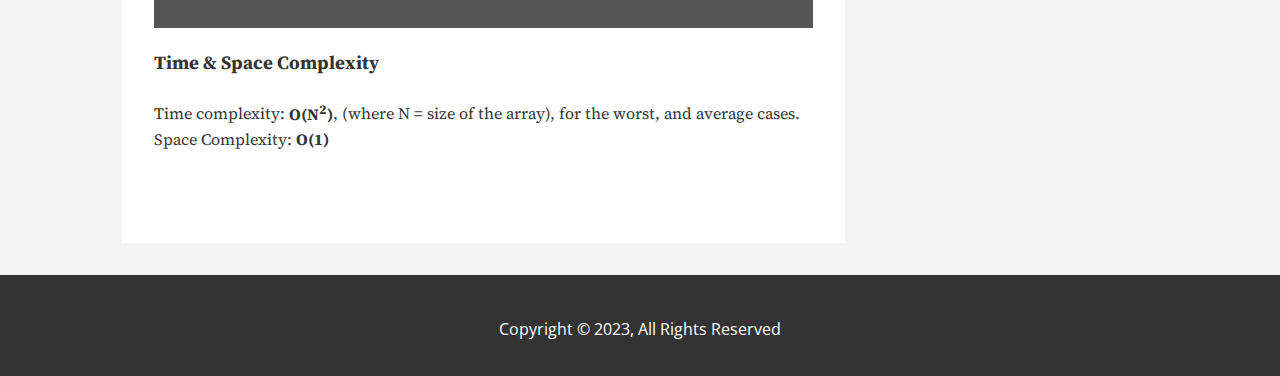
<file: articles/insertion-sort.html>
<!DOCTYPE html>
<html lang="en">

<head>
    <meta charset="UTF-8">
    <meta http-equiv="X-UA-Compatible" content="IE=edge">
    <meta name="viewport" content="width=device-width, initial-scale=1.0">
    <link rel="stylesheet" href="https://cdnjs.cloudflare.com/ajax/libs/font-awesome/6.4.0/css/all.min.css"
        integrity="sha512-iecdLmaskl7CVkqkXNQ/ZH/XLlvWZOJyj7Yy7tcenmpD1ypASozpmT/E0iPtmFIB46ZmdtAc9eNBvH0H/ZpiBw=="
        crossorigin="anonymous" referrerpolicy="no-referrer">
    <link rel="stylesheet" href="../css/style.css">
    <link rel="stylesheet" media="screen and (max-width: 768px)" href="../css/mobile.css">
    <link rel="shortcut icon" type="image/x-icon" href="favicon.ico">
    <title>Sorting Algorithms: Insertion Sort</title>
</head>

<body>
    <!-- Header -->
    <div class="navbar">
        <h1 class="logo">
            <a href="../index.html"><span class="text-primary"><i class="fa-solid fa-blog"></i>My</span>Blog</a>
        </h1>
        <form action="#">
            <div class="form-box">
                <input type="email" placeholder="Enter your email...">
                <button type="submit" class="btn btn-primary">Subscribe</button>
            </div>
        </form>
    </div>

    <!-- Article -->
    <div id="article">
        <div class="container">
            <div class="page-container">
                <article class="card">
                    <header>
                        <h2 class="l-heading bold">Sorting Algorithms: Insertion Sort</h2>
                        <div class="meta">
                            <small>
                                <i class="fas fa-user"></i> Written By Ajinkya Dhatrak March 29, 2023
                            </small>
                            <div class="socials">
                                <a aria-label="go to twitter" href="https://twitter.com/" target="_blank" class="ref"><i
                                        class="fa-brands fa-twitter"></i></a>
                                <a aria-label="go to facebook" href="https://www.facebook.com/" target="_blank"
                                    class="ref"><i class="fa-brands fa-facebook-f"></i></a>
                                <a aria-label="go to linkedin" href="https://www.linkedin.com/" target="_blank"
                                    class="ref"><i class="fa-brands fa-linkedin"></i></a>
                            </div>
                            <div class="category category-sorting">Sorting</div>
                        </div>
                    </header>
                    <div class="py-3">
                        <h3>Sorting Algorithms: Insertion Sort
                        </h3>
                        <p>Detailed understanding of the working of the insertion sort algorithm and its
                            implementation in
                            C++
                        </p>
                        <figure>
                            <img src="../images/insertion-sort/insertion-sort-poster.png" alt="">
                            <figcaption>Image from <a href="https://caliberleadership.com/develop-leaders/" class="ref"
                                    target="_blank">caliberleadership
                                </a>
                            </figcaption>
                        </figure>
                        <p>In this article, I&apos;ll be covering insertion sort algorithm. Most programming languages
                            will
                            come
                            with a built-in sort function
                            but in order to write better code, you need to know what&apos;s going on in the background.
                            If
                            you are preparing for software
                            engineering interviews, it&apos;s very likely that this sorting algorithm may come
                            up
                            during your interviews.</p>

                        <h3>What is Insertion Sort?
                        </h3>
                        <p>Insertion sort does not score high on performance but it is a simple sorting algorithm to
                            understand and implement.</p>
                        <h3>How Does it Work?
                        </h3>
                        <p>Let&apos;s have a look at the array we want to sort:
                        </p>
                        <img src="../images/insertion-sort/insertion-sort-working-1.png" alt="">
                        <p>The way we are going to sort this list is to look at the first value in the array and
                            consider it sorted (tentatively).
                            The first element is in our array is 6, so we consider 6 as sorted and everything to the
                            right of 6 as unsorted.</p>
                        <p>Then we have a look at the rest of the array to the right of 6. We are going to iterate
                            through each value and insert it
                            into our “sorted” array.</p>
                        <p>In the diagram below, blue is “sorted” and red is our current value we are working with:</p>
                        <img src="../images/insertion-sort/insertion-sort-working-2.png" alt="">
                        <p>We look at our current value = 3 and we look at the sorted part. Where does 3 go in the
                            sorted part? It goes before 6 so
                            lets swap them:</p>
                        <img src="../images/insertion-sort/insertion-sort-working-3.png" alt="">
                        <p>So far so good! Our next current value is 9. Is 9 less than 6? No, it isn&apos;t so 9 is in
                            its
                            correct position.</p>
                        <img src="../images/insertion-sort/insertion-sort-working-4.png" alt="">
                        <p>Ok. Current = 8. Is 8 less than 9? Yup. Let&apos;s swap:
                        </p>
                        <img src="../images/insertion-sort/insertion-sort-working-5.png" alt="">
                        <p>Current = 4. Is 4 less than 9? Swap:
                        </p>
                        <img src="../images/insertion-sort/insertion-sort-working-6.png" alt="">
                        <p>4 is still red because it hasn&apos;t completed being sorted. Is 4 less than 8? less than 6?
                            We
                            don&apos;t stop working with 4
                            until everything to its left is less than or equal to it:
                        </p>
                        <img src="../images/insertion-sort/insertion-sort-working-7.png" alt="">
                        <p>Current = 6:
                        </p>
                        <img src="../images/insertion-sort/insertion-sort-working-8.png" alt="">
                        <p>Current = 5:
                        </p>
                        <img src="../images/insertion-sort/insertion-sort-working-9.png" alt="">
                        <p>Current = 2:
                        </p>
                        <img src="../images/insertion-sort/insertion-sort-working-10.png" alt="">
                        <p>And we are done!
                        </p>

                        <h3>Code</h3>
                        <pre>
<code>
    #include &lt;bits/stdc++.h&gt;
    using namespace std;

    void insertion_sort(int arr[], int n) {
        for (int i = 0; i &lt;= n - 1; i++) {
            int j = i;
            while (j > 0 && arr[j - 1] > arr[j]) {
                int temp = arr[j - 1];
                arr[j - 1] = arr[j];
                arr[j] = temp;
                j--;
            }
        }

        cout &lt;&lt; "After Using insertion sort: " &lt;&lt; "\n";
        for (int i = 0; i &lt; n; i++) {
            cout &lt;&lt; arr[i] &lt;&lt; " ";
        }
        cout &lt;&lt; "\n";
    }

    int main()
    {
        int arr[] = {13, 46, 24, 52, 20, 9};
        int n = sizeof(arr) / sizeof(arr[0]);
        cout &lt;&lt; "Before Using insertion Sort: " &lt;&lt; endl;
        for (int i = 0; i &lt; n; i++)
        {
            cout &lt;&lt; arr[i] &lt;&lt; " ";
        }
        cout &lt;&lt; endl;

        insertion_sort(arr, n);
        return 0;
    }
</code>
</pre>

                        <h3>Output</h3>
                        <pre>
<samp>
    Before insertion sort:
    <strong>13 46 24 52 20 9</strong>
    After insertion sort:
    <strong>9 13 20 24 46 52</strong>
</samp>
</pre>

                        <h3>Time & Space Complexity</h3>
                        <p>
                            Time complexity: <strong>O(N<sup>2</sup>)</strong>, (where N = size of the array), for the
                            worst, and average
                            cases.<br>
                            Space Complexity: <strong>O(1)</strong><br>
                        </p>
                    </div>
                </article>

                <aside id="about" class="card">
                    <img src="../images/avatar.png" alt="avatar">
                    <h4>Ajinkya Dhatrak</h4>
                    <p>Love to explore and learn new concepts.</p>
                    <a href="#" class="btn btn-dark">Follow</a>
                </aside>

                <aside id="categories" class="card">
                    <h2>Categories</h2>
                    <ul class="list">
                        <li><a href="../index.html"><i class="fas fa-chevron-right"></i> Searching</a></li>
                        <li><a href="../index.html"><i class="fas fa-chevron-right"></i> Sorting</a></li>
                        <li><a href="../index.html"><i class="fas fa-chevron-right"></i> OS</a></li>
                        <li><a href="../index.html"><i class="fas fa-chevron-right"></i> DBMS</a></li>
                        <li><a href="../index.html"><i class="fas fa-chevron-right"></i> OOP</a></li>
                    </ul>
                </aside>
            </div>
        </div>
    </div>

    <!-- Footer -->
    <footer id="main-footer" class="bg-dark py-2">
        <div class="container footer-container">
            <p>Copyright &copy; 2023, All Rights Reserved</p>
        </div>
    </footer>

</body>

</html>
</file>
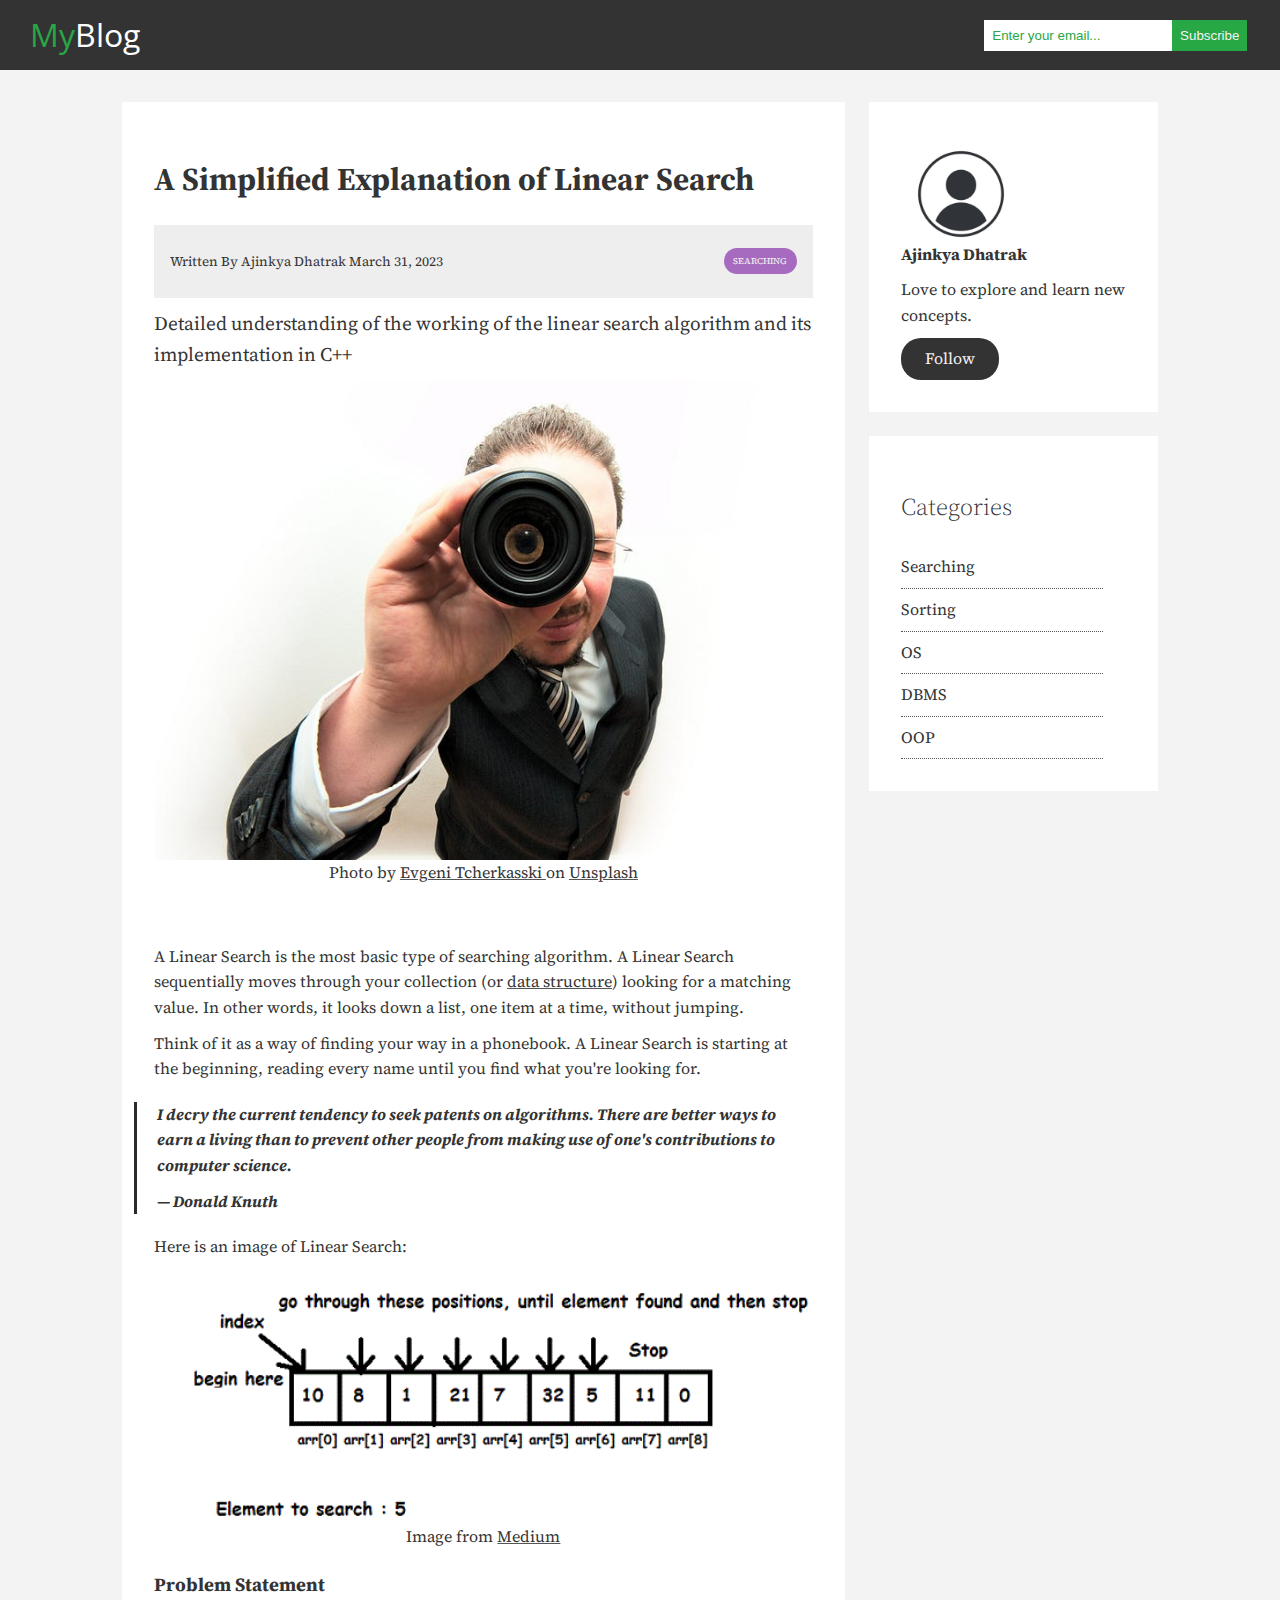
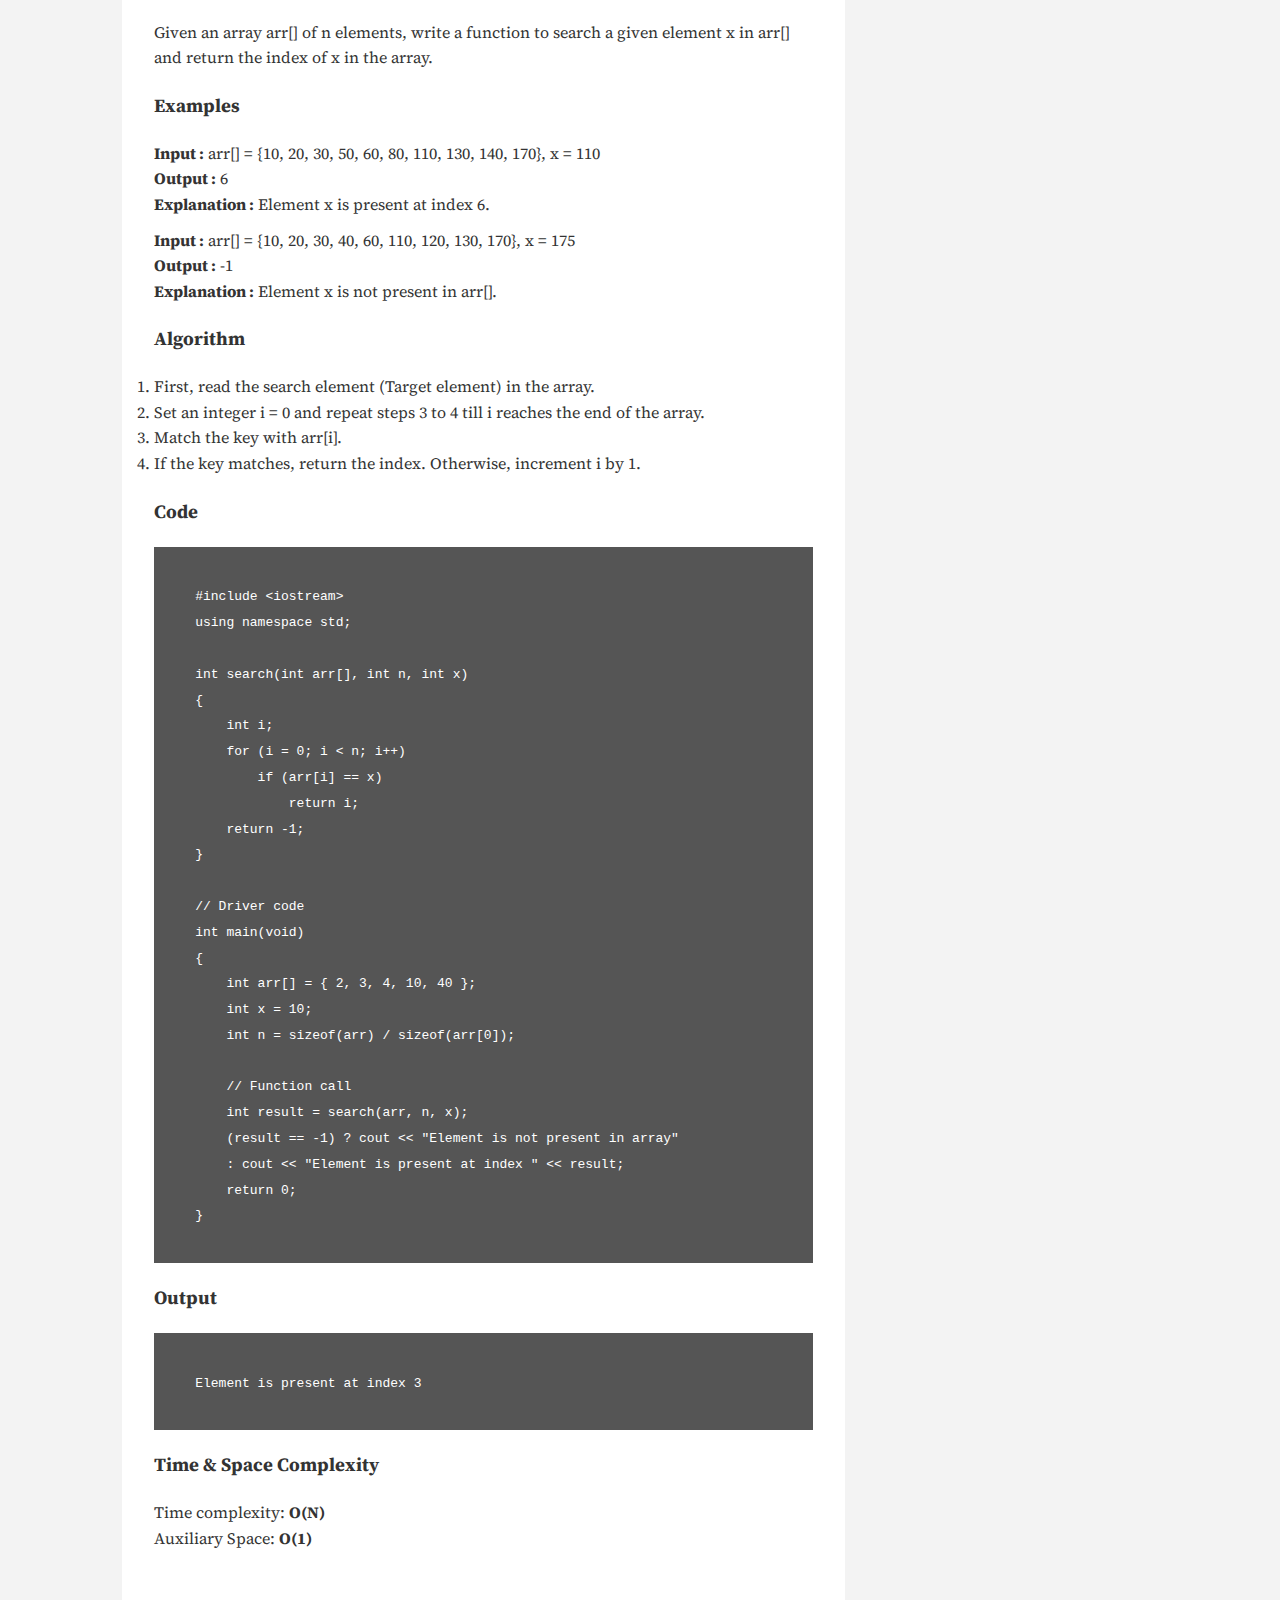
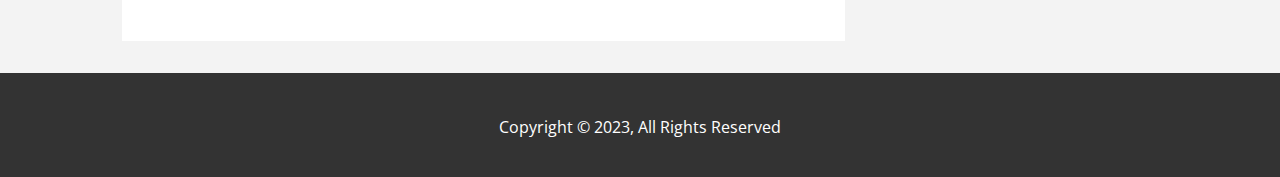
<file: articles/linear-search.html>
<!DOCTYPE html>
<html lang="en">

<head>
    <meta charset="UTF-8">
    <meta http-equiv="X-UA-Compatible" content="IE=edge">
    <meta name="viewport" content="width=device-width, initial-scale=1.0">
    <link rel="stylesheet" href="https://cdnjs.cloudflare.com/ajax/libs/font-awesome/6.4.0/css/all.min.css"
        integrity="sha512-iecdLmaskl7CVkqkXNQ/ZH/XLlvWZOJyj7Yy7tcenmpD1ypASozpmT/E0iPtmFIB46ZmdtAc9eNBvH0H/ZpiBw=="
        crossorigin="anonymous" referrerpolicy="no-referrer">
    <link rel="stylesheet" href="../css/style.css">
    <link rel="stylesheet" media="screen and (max-width: 768px)" href="../css/mobile.css">
    <link rel="shortcut icon" type="image/x-icon" href="favicon.ico">
    <title>A Simplified Explanation of Linear Search</title>
</head>

<body>
    <!-- Header -->
    <div class="navbar">
        <h1 class="logo">
            <a href="../index.html"><span class="text-primary"><i class="fa-solid fa-blog"></i>My</span>Blog</a>
        </h1>
        <form action="#">
            <div class="form-box">
                <input type="email" placeholder="Enter your email...">
                <button type="submit" class="btn btn-primary">Subscribe</button>
            </div>
        </form>
    </div>

    <!-- Article -->
    <div id="article">
        <div class="container">
            <div class="page-container">
                <article class="card">
                    <header>
                        <h2 class="l-heading bold">A Simplified Explanation of Linear Search
                        </h2>
                        <div class="meta">
                            <small>
                                <i class="fas fa-user"></i> Written By Ajinkya Dhatrak March 31, 2023
                            </small>
                            <div class="socials">
                                <a aria-label="go to twitter" href="https://twitter.com/" target="_blank" class="ref"><i
                                        class="fa-brands fa-twitter"></i></a>
                                <a aria-label="go to facebook" href="https://www.facebook.com/" target="_blank"
                                    class="ref"><i class="fa-brands fa-facebook-f"></i></a>
                                <a aria-label="go to linkedin" href="https://www.linkedin.com/" target="_blank"
                                    class="ref"><i class="fa-brands fa-linkedin"></i></a>
                            </div>
                            <div class="category category-searching">Searching</div>
                        </div>
                    </header>
                    <p class="l-para">Detailed understanding of the working of the linear search algorithm and its
                        implementation in C++</p>
                    <figure>
                        <img src="../images/linear-search/linear-search-poster.png" alt="">
                        <figcaption>Photo by <a href="https://unsplash.com/@evgenit" class="ref" target="_blank">Evgeni
                                Tcherkasski
                            </a> on <a href="https://unsplash.com/" class="ref" target="_blank">Unsplash</a>
                        </figcaption>
                    </figure>
                    <div class="py-3">
                        <p>A Linear Search is the most basic type of searching algorithm. A Linear Search sequentially
                            moves through your
                            collection (or <a href="https://en.wikipedia.org/wiki/Data_structure" class="ref"
                                target="_blank">data structure</a>)
                            looking for a matching value. In other words, it looks down a
                            list, one item at a time,
                            without jumping.</p>
                        <p>Think of it as a way of finding your way in a phonebook. A Linear Search is starting at the
                            beginning, reading every
                            name until you find what you&apos;re looking for.</p>
                        <blockquote>
                            <p>
                                <strong>
                                    I decry the current tendency to seek patents on algorithms. There are better ways to
                                    earn a living than to prevent other
                                    people from making use of one's contributions to computer science.
                                </strong>
                            </p>
                            <p>
                                <strong>
                                    — Donald Knuth
                                </strong>
                            </p>
                        </blockquote>
                        <p>Here is an image of Linear Search: </p>
                        <figure>
                            <img src="../images/linear-search/linear-search-working.png" alt="">
                            <figcaption>Image from <a
                                    href="https://medium.com/karuna-sehgal/an-simplified-explanation-of-linear-search-5056942ba965"
                                    class="ref" target="_blank">Medium</a>
                            </figcaption>
                        </figure>
                        <h3>Problem Statement</h3>
                        <p>Given an array arr[] of n elements, write a function to search a given element x in arr[] and
                            return the index of
                            x in the array.</p>

                        <h3>Examples</h3>
                        <p>
                            <strong>Input :</strong> arr[] = {10, 20, 30, 50, 60, 80, 110, 130, 140, 170}, x = 110<br>
                            <strong>Output :</strong> 6<br>
                            <strong>Explanation :</strong> Element x is present at index 6. <br>
                        </p>
                        <p>
                            <strong>Input :</strong> arr[] = {10, 20, 30, 40, 60, 110, 120, 130, 170}, x = 175<br>
                            <strong>Output :</strong> -1<br>
                            <strong>Explanation :</strong> Element x is not present in arr[].<br>
                        </p>

                        <h3>Algorithm</h3>
                        <ol>
                            <li>First, read the search element (Target element) in the array.</li>
                            <li>Set an integer i = 0 and repeat steps 3 to 4 till i reaches the end of the array.</li>
                            <li>Match the key with arr[i].</li>
                            <li>If the key matches, return the index. Otherwise, increment i by 1.</li>
                        </ol>

                        <h3>Code</h3>
                        <pre>
<code>
    #include &lt;iostream&gt;
    using namespace std;

    int search(int arr[], int n, int x)
    {
        int i;
        for (i = 0; i &lt; n; i++)
            if (arr[i] == x)
                return i;
        return -1;
    }
    
    // Driver code
    int main(void)
    {
        int arr[] = { 2, 3, 4, 10, 40 };
        int x = 10;
        int n = sizeof(arr) / sizeof(arr[0]);
    
        // Function call
        int result = search(arr, n, x);
        (result == -1) ? cout &lt;&lt; "Element is not present in array" 
        : cout &lt;&lt; "Element is present at index " &lt;&lt; result;
        return 0;
    }
</code>
</pre>
                        <h3>Output</h3>
                        <pre>
<samp>
    Element is present at index 3
</samp>
</pre>

                        <h3>Time & Space Complexity</h3>
                        <p>
                            Time complexity: <strong>O(N)</strong><br>
                            Auxiliary Space: <strong>O(1)</strong><br>
                        </p>
                    </div>
                </article>

                <aside id="about" class="card">
                    <img src="../images/avatar.png" alt="avatar">
                    <h4>Ajinkya Dhatrak</h4>
                    <p>Love to explore and learn new concepts.</p>
                    <a href="#" class="btn btn-dark">Follow</a>
                </aside>

                <aside id="categories" class="card">
                    <h2>Categories</h2>
                    <ul class="list">
                        <li><a href="../index.html"><i class="fas fa-chevron-right"></i> Searching</a></li>
                        <li><a href="../index.html"><i class="fas fa-chevron-right"></i> Sorting</a></li>
                        <li><a href="../index.html"><i class="fas fa-chevron-right"></i> OS</a></li>
                        <li><a href="../index.html"><i class="fas fa-chevron-right"></i> DBMS</a></li>
                        <li><a href="../index.html"><i class="fas fa-chevron-right"></i> OOP</a></li>
                    </ul>
                </aside>
            </div>
        </div>
    </div>

    <!-- Footer -->
    <footer id="main-footer" class="bg-dark py-2">
        <div class="container footer-container">
            <p>Copyright &copy; 2023, All Rights Reserved</p>
        </div>
    </footer>

</body>

</html>
</file>
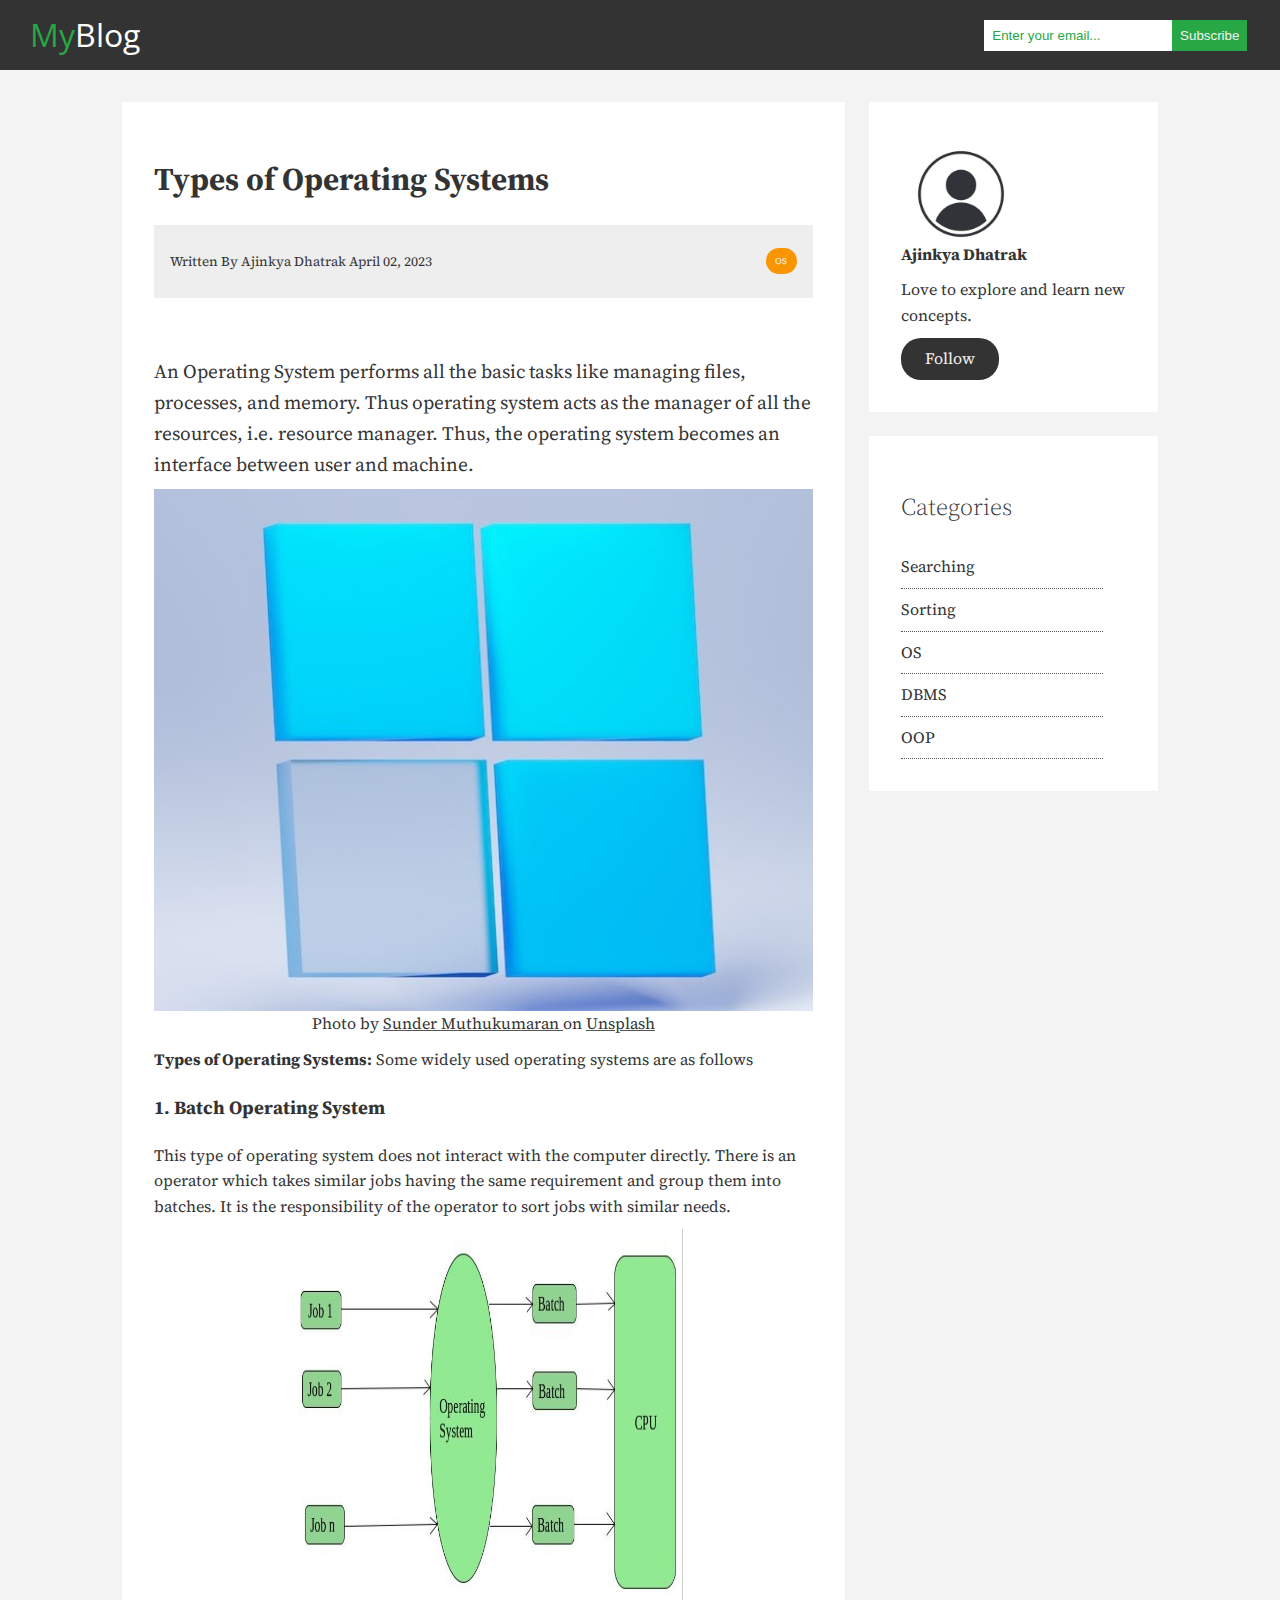
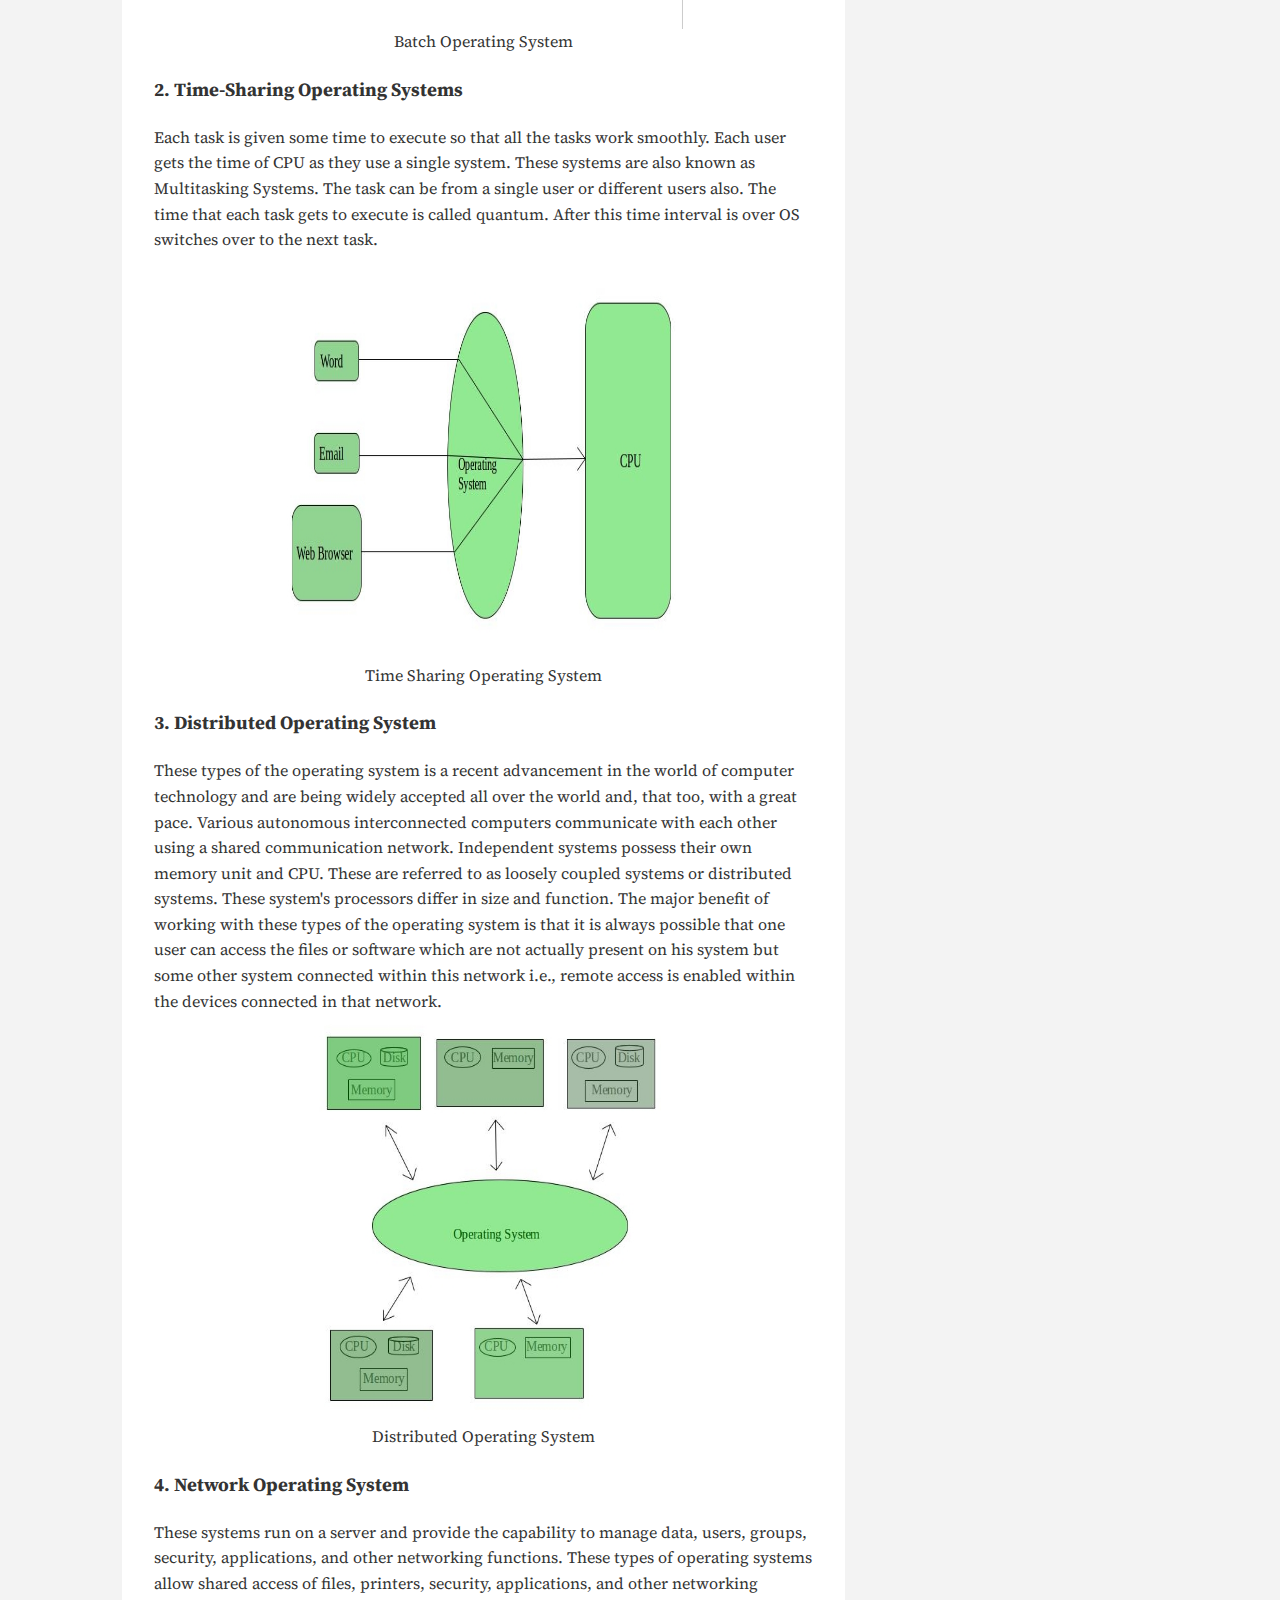
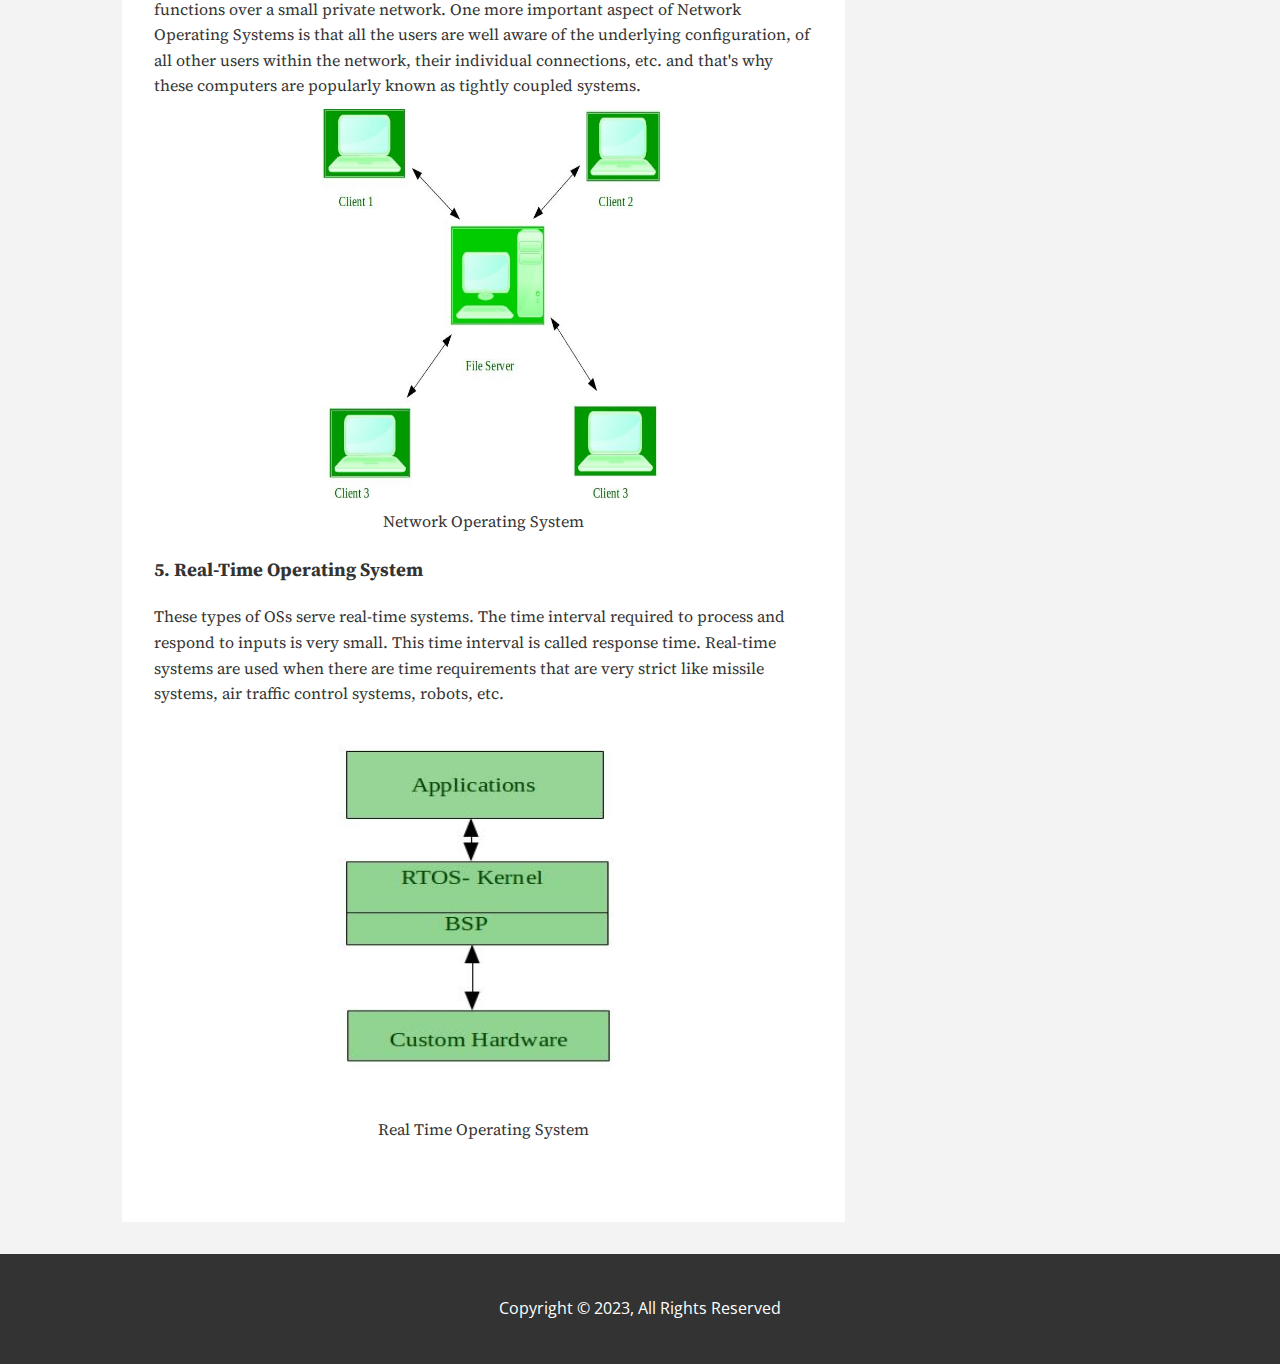
<file: articles/os-types.html>
<!DOCTYPE html>
<html lang="en">

<head>
    <meta charset="UTF-8">
    <meta http-equiv="X-UA-Compatible" content="IE=edge">
    <meta name="viewport" content="width=device-width, initial-scale=1.0">
    <link rel="stylesheet" href="https://cdnjs.cloudflare.com/ajax/libs/font-awesome/6.4.0/css/all.min.css"
        integrity="sha512-iecdLmaskl7CVkqkXNQ/ZH/XLlvWZOJyj7Yy7tcenmpD1ypASozpmT/E0iPtmFIB46ZmdtAc9eNBvH0H/ZpiBw=="
        crossorigin="anonymous" referrerpolicy="no-referrer">
    <link rel="stylesheet" href="../css/style.css">
    <link rel="stylesheet" media="screen and (max-width: 768px)" href="../css/mobile.css">
    <link rel="shortcut icon" type="image/x-icon" href="favicon.ico">
    <title>Types of Operating Systems</title>
</head>

<body>
    <!-- Header -->
    <div class="navbar">
        <h1 class="logo">
            <a href="../index.html"><span class="text-primary"><i class="fa-solid fa-blog"></i>My</span>Blog</a>
        </h1>
        <form action="#">
            <div class="form-box">
                <input type="email" placeholder="Enter your email...">
                <button type="submit" class="btn btn-primary">Subscribe</button>
            </div>
        </form>
    </div>

    <!-- Article -->
    <div id="article">
        <div class="container">
            <div class="page-container">
                <article class="card">
                    <header>
                        <h2 class="l-heading bold">Types of Operating Systems</h2>
                        <div class="meta">
                            <small>
                                <i class="fas fa-user"></i> Written By Ajinkya Dhatrak April 02, 2023
                            </small>
                            <div class="socials">
                                <a aria-label="go to twitter" href="https://twitter.com/" target="_blank" class="ref"><i
                                        class="fa-brands fa-twitter"></i></a>
                                <a aria-label="go to facebook" href="https://www.facebook.com/" target="_blank"
                                    class="ref"><i class="fa-brands fa-facebook-f"></i></a>
                                <a aria-label="go to linkedin" href="https://www.linkedin.com/" target="_blank"
                                    class="ref"><i class="fa-brands fa-linkedin"></i></a>
                            </div>
                            <div class="category category-os">OS</div>
                        </div>
                    </header>
                    <div class="py-3">
                        <p class="l-para">An Operating System performs all the basic tasks like managing files,
                            processes, and memory. Thus operating system acts
                            as the manager of all the resources, i.e. resource manager. Thus, the operating system
                            becomes an interface between user
                            and machine.</p>
                        <figure>
                            <img src="../images/operating-system/os-poster.png" alt="">
                            <figcaption>Photo by <a href="https://unsplash.com/@sunder_2k25" class="ref"
                                    target="_blank">Sunder Muthukumaran
                                </a> on <a href="https://unsplash.com/" class="ref" target="_blank">Unsplash</a>
                            </figcaption>
                        </figure>
                        <p><strong>Types of Operating Systems:</strong> Some widely used operating systems are as
                            follows</p>
                        <h3>1. Batch Operating System</h3>
                        <p>
                            This type of operating system does not interact with the computer directly.
                            There is an operator which takes similar jobs having the same requirement and group them
                            into batches.
                            It is the responsibility of the operator to sort jobs with similar needs.
                        </p>
                        <figure>
                            <img src="../images/operating-system/batch-os.png" alt="" class="img-size">
                            <figcaption>Batch Operating System</figcaption>
                        </figure>

                        <h3>2. Time-Sharing Operating Systems </h3>
                        <p>
                            Each task is given some time to execute so that all the tasks work smoothly.
                            Each user gets the time of CPU as they use a single system.
                            These systems are also known as Multitasking Systems.
                            The task can be from a single user or different users also.
                            The time that each task gets to execute is called quantum.
                            After this time interval is over OS switches over to the next task.
                        </p>
                        <figure>
                            <img src="../images/operating-system/time-sharing-os.png" alt="" class="img-size">
                            <figcaption>Time Sharing Operating System</figcaption>
                        </figure>

                        <h3>3. Distributed Operating System</h3>
                        <p>
                            These types of the operating system is a recent advancement in the world of computer
                            technology and are
                            being widely accepted all over the world and, that too, with a great pace.
                            Various autonomous interconnected computers communicate with each other using a shared
                            communication
                            network.
                            Independent systems possess their own memory unit and CPU.
                            These are referred to as loosely coupled systems or distributed systems.
                            These system&apos;s processors differ in size and function.
                            The major benefit of working with these types of the operating system is that it is
                            always possible that one
                            user can access the files or software which are not actually present on his system but
                            some other system
                            connected within this network i.e., remote access is enabled within the devices
                            connected in that network.

                        </p>
                        <figure>
                            <img src="../images/operating-system/distributed-os.png" alt="" class="img-size">
                            <figcaption>Distributed Operating System</figcaption>
                        </figure>

                        <h3>4. Network Operating System </h3>
                        <p>
                            These systems run on a server and provide the capability to manage data, users, groups,
                            security,
                            applications, and other networking functions.
                            These types of operating systems allow shared access of files, printers, security,
                            applications, and other
                            networking functions over a small private network.
                            One more important aspect of Network Operating Systems is that all the users are well
                            aware of the
                            underlying configuration, of all other users within the network, their individual
                            connections, etc. and
                            that&apos;s why these computers are popularly known as tightly coupled systems.
                        </p>
                        <figure>
                            <img src="../images/operating-system/network-os.png" alt="" class="img-size">
                            <figcaption>Network Operating System</figcaption>
                        </figure>

                        <h3>5. Real-Time Operating System</h3>
                        <p>
                            These types of OSs serve real-time systems.
                            The time interval required to process and respond to inputs is very small.
                            This time interval is called response time.
                            Real-time systems are used when there are time requirements that are very strict like
                            missile systems, air
                            traffic control systems, robots, etc.
                        </p>
                        <figure>
                            <img src="../images/operating-system/rtos.png" alt="" class="img-size">
                            <figcaption>Real Time Operating System</figcaption>
                        </figure>
                    </div>
                </article>

                <aside id="about" class="card">
                    <img src="../images/avatar.png" alt="avatar">
                    <h4>Ajinkya Dhatrak</h4>
                    <p>Love to explore and learn new concepts.</p>
                    <a href="#" class="btn btn-dark">Follow</a>
                </aside>

                <aside id="categories" class="card">
                    <h2>Categories</h2>
                    <ul class="list">
                        <li><a href="../index.html"><i class="fas fa-chevron-right"></i> Searching</a></li>
                        <li><a href="../index.html"><i class="fas fa-chevron-right"></i> Sorting</a></li>
                        <li><a href="../index.html"><i class="fas fa-chevron-right"></i> OS</a></li>
                        <li><a href="../index.html"><i class="fas fa-chevron-right"></i> DBMS</a></li>
                        <li><a href="../index.html"><i class="fas fa-chevron-right"></i> OOP</a></li>
                    </ul>
                </aside>
            </div>
        </div>
    </div>

    <!-- Footer -->
    <footer id="main-footer" class="bg-dark py-2">
        <div class="container footer-container">
            <p>Copyright &copy; 2023, All Rights Reserved</p>
        </div>
    </footer>

</body>

</html>
</file>
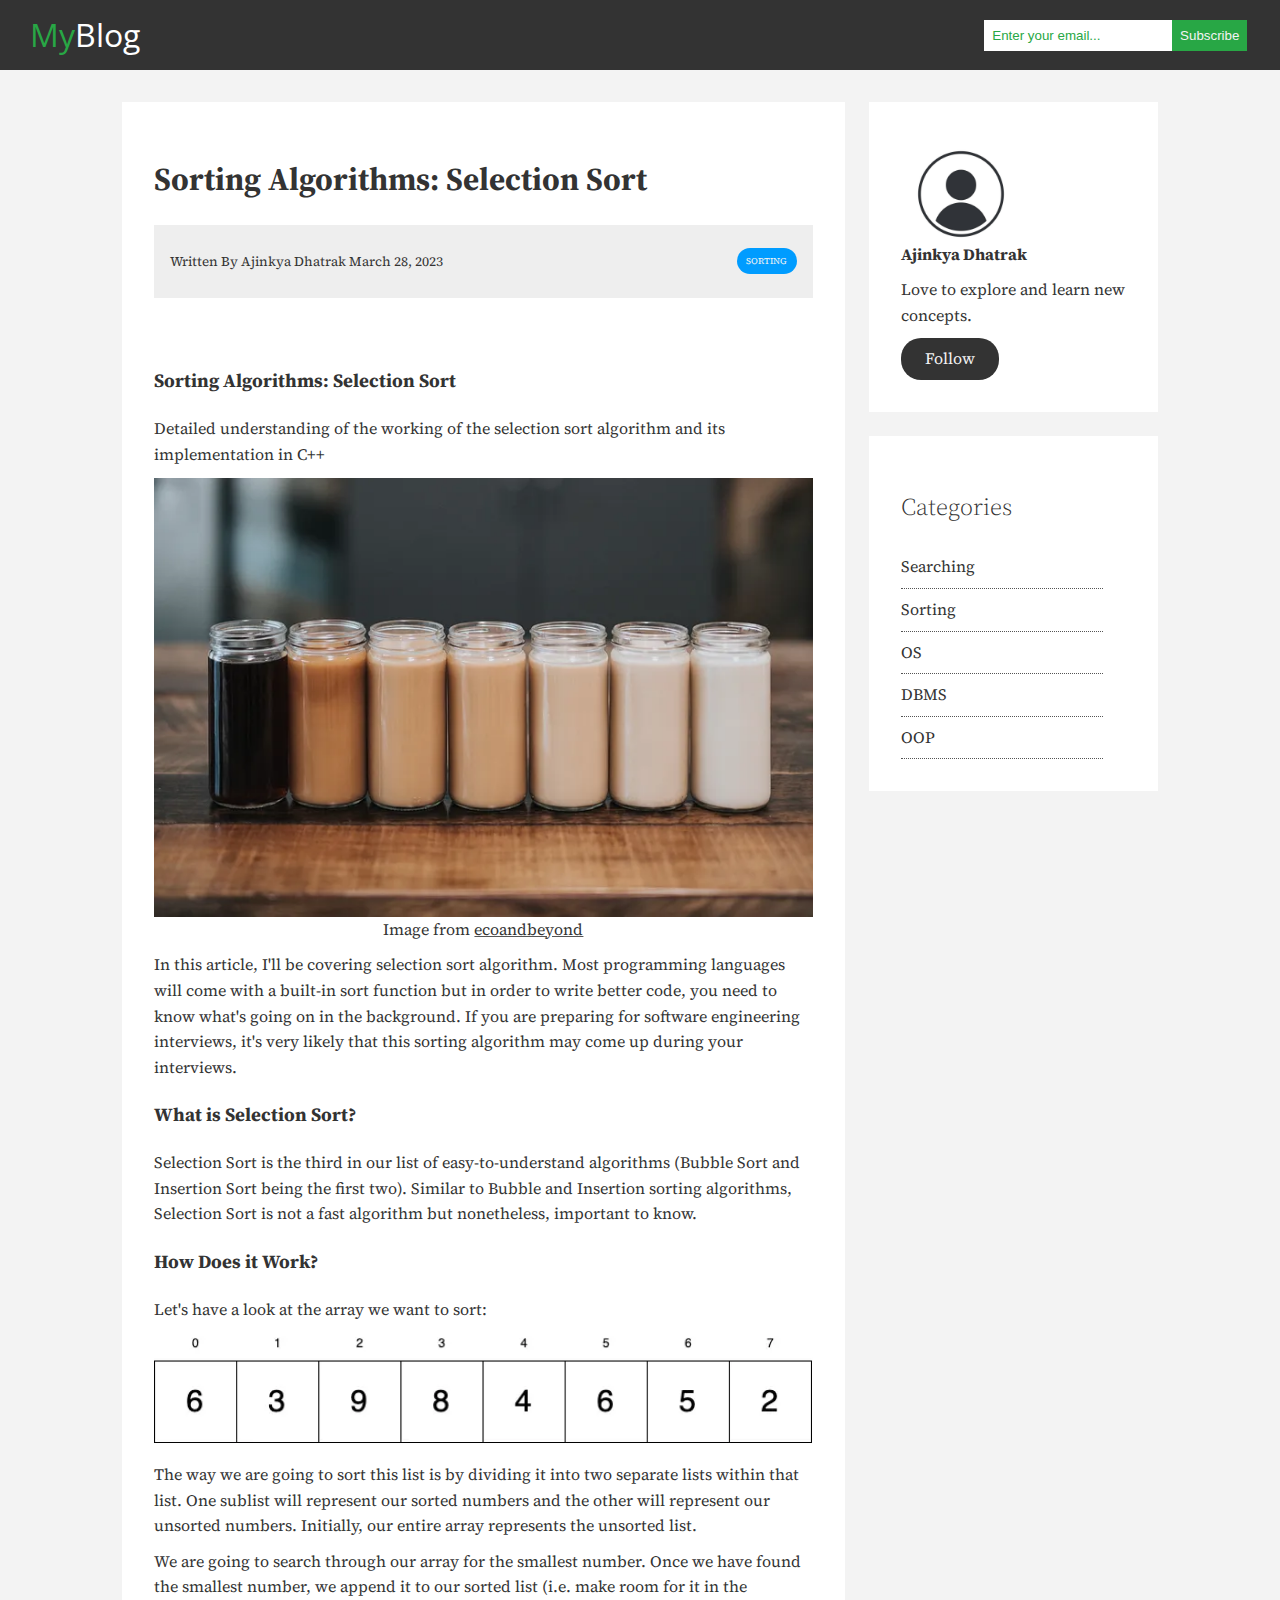
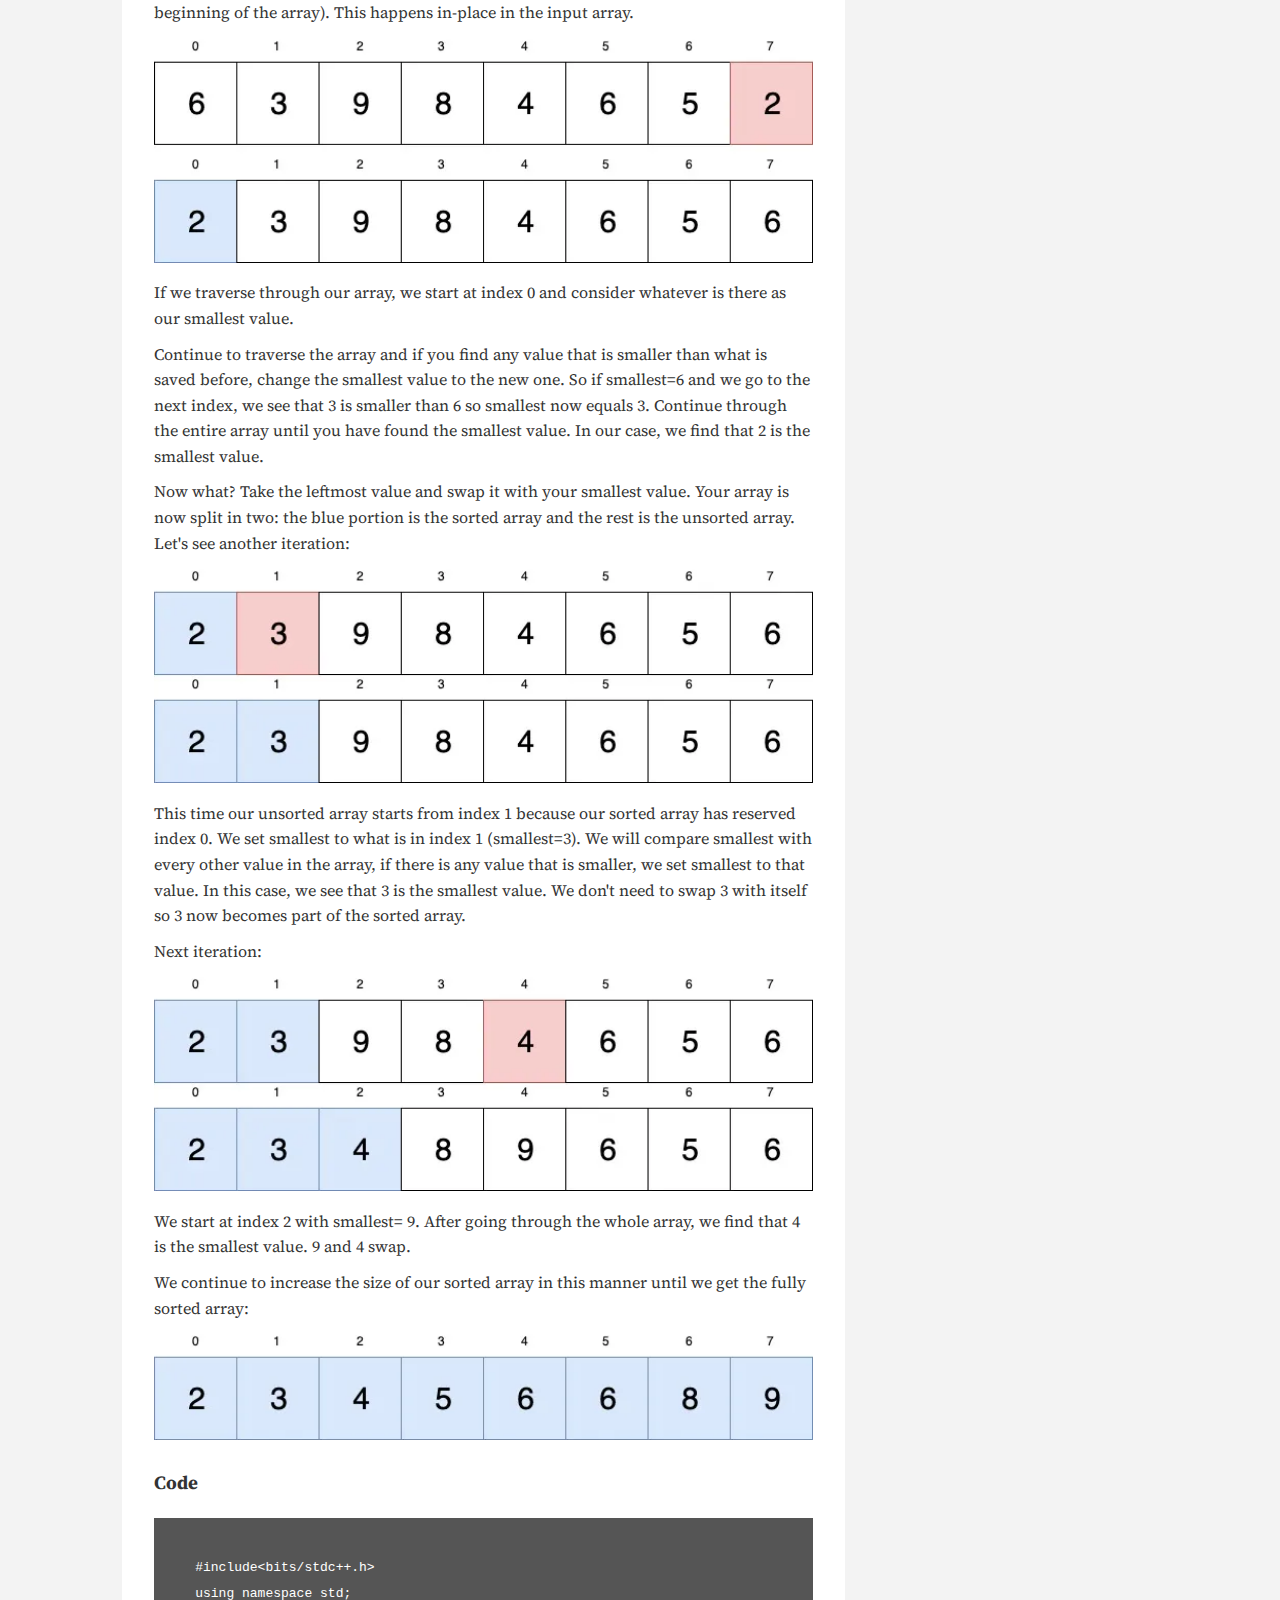
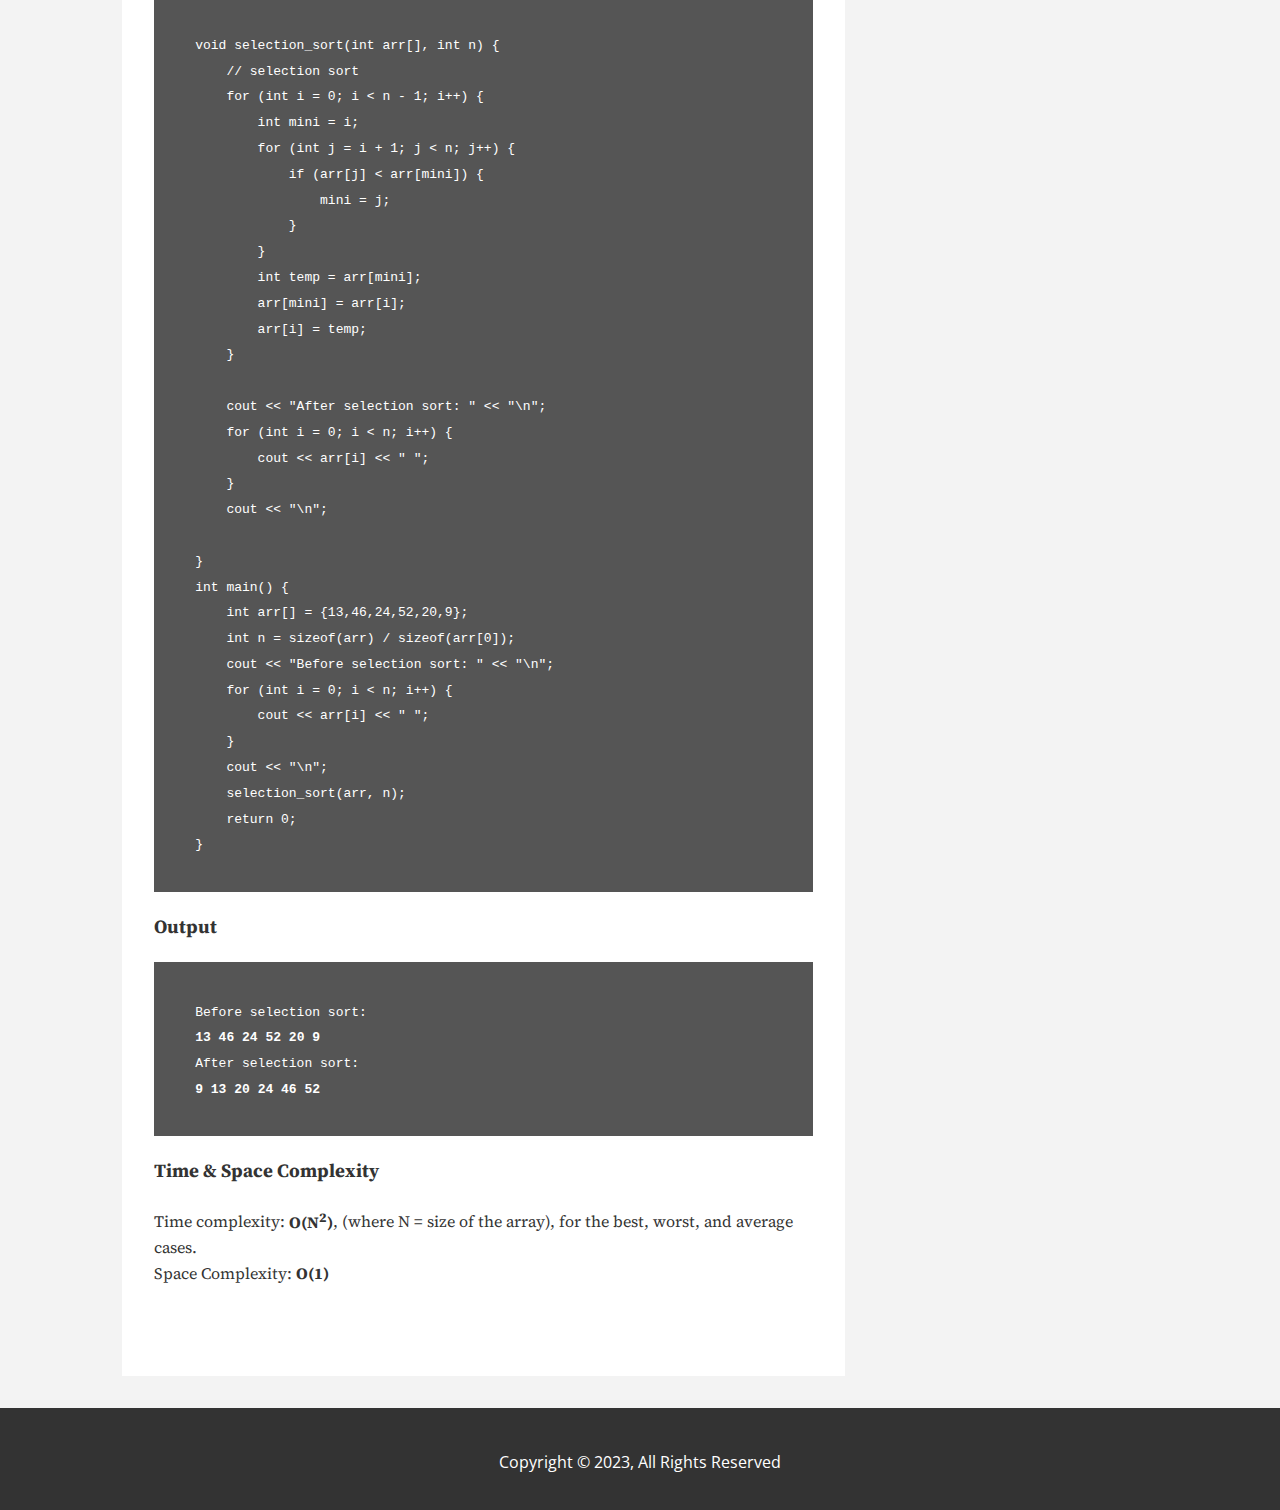
<file: articles/selection-sort.html>
<!DOCTYPE html>
<html lang="en">

<head>
    <meta charset="UTF-8">
    <meta http-equiv="X-UA-Compatible" content="IE=edge">
    <meta name="viewport" content="width=device-width, initial-scale=1.0">
    <link rel="stylesheet" href="https://cdnjs.cloudflare.com/ajax/libs/font-awesome/6.4.0/css/all.min.css"
        integrity="sha512-iecdLmaskl7CVkqkXNQ/ZH/XLlvWZOJyj7Yy7tcenmpD1ypASozpmT/E0iPtmFIB46ZmdtAc9eNBvH0H/ZpiBw=="
        crossorigin="anonymous" referrerpolicy="no-referrer">
    <link rel="stylesheet" href="../css/style.css">
    <link rel="stylesheet" media="screen and (max-width: 768px)" href="../css/mobile.css">
    <link rel="shortcut icon" type="image/x-icon" href="favicon.ico">
    <title>Sorting Algorithms: Selection Sort</title>
</head>

<body>
    <!-- Header -->
    <div class="navbar">
        <h1 class="logo">
            <a href="../index.html"><span class="text-primary"><i class="fa-solid fa-blog"></i>My</span>Blog</a>
        </h1>
        <form action="#">
            <div class="form-box">
                <input type="email" placeholder="Enter your email...">
                <button type="submit" class="btn btn-primary">Subscribe</button>
            </div>
        </form>
    </div>

    <!-- Article -->
    <div id="article">
        <div class="container">
            <div class="page-container">
                <article class="card">
                    <header>
                        <h2 class="l-heading bold">Sorting Algorithms: Selection Sort</h2>
                        <div class="meta">
                            <small>
                                <i class="fas fa-user"></i> Written By Ajinkya Dhatrak March 28, 2023
                            </small>
                            <div class="socials">
                                <a aria-label="go to twitter" href="https://twitter.com/" target="_blank" class="ref"><i
                                        class="fa-brands fa-twitter"></i></a>
                                <a aria-label="go to facebook" href="https://www.facebook.com/" target="_blank"
                                    class="ref"><i class="fa-brands fa-facebook-f"></i></a>
                                <a aria-label="go to linkedin" href="https://www.linkedin.com/" target="_blank"
                                    class="ref"><i class="fa-brands fa-linkedin"></i></a>
                            </div>
                            <div class="category category-sorting">Sorting</div>
                        </div>
                    </header>
                    <div class="py-3">
                        <h3>Sorting Algorithms: Selection Sort
                        </h3>
                        <p>Detailed understanding of the working of the selection sort algorithm and its
                            implementation in
                            C++
                        </p>
                        <figure>
                            <img src="../images/selection-sort/selection-sort-poster.png" alt="">
                            <figcaption>Image from <a
                                    href="https://www.ecoandbeyond.co/articles/best-non-dairy-milk-for-coffee/"
                                    class="ref" target="_blank">ecoandbeyond
                                </a>
                            </figcaption>
                        </figure>
                        <p>In this article, I&apos;ll be covering selection sort algorithm. Most programming languages
                            will
                            come
                            with a built-in sort function
                            but in order to write better code, you need to know what&apos;s going on in the background.
                            If
                            you are preparing for software
                            engineering interviews, it&apos;s very likely that this sorting algorithm may come
                            up
                            during your interviews.</p>
                        <h3>What is Selection Sort?
                        </h3>
                        <p>Selection Sort is the third in our list of easy-to-understand algorithms (Bubble Sort and
                            Insertion Sort being the first
                            two). Similar to Bubble and Insertion sorting algorithms, Selection Sort is not a fast
                            algorithm but nonetheless,
                            important to know.</p>
                        <h3>How Does it Work?
                        </h3>
                        <p>Let&apos;s have a look at the array we want to sort:
                        </p>
                        <img src="../images/selection-sort/selection-sort-working-1.png" alt="">
                        <p>The way we are going to sort this list is by dividing it into two separate lists within that
                            list. One sublist will
                            represent our sorted numbers and the other will represent our unsorted numbers. Initially,
                            our entire array represents
                            the unsorted list.</p>
                        <p>We are going to search through our array for the smallest number. Once we have found the
                            smallest number, we append it
                            to our sorted list (i.e. make room for it in the beginning of the array). This happens
                            in-place in the input array.
                        </p>
                        <img src="../images/selection-sort/selection-sort-working-2.png" alt="">
                        <p>If we traverse through our array, we start at index 0 and consider whatever is there as our
                            smallest value.
                        </p>
                        <p>Continue to traverse the array and if you find any value that is smaller than what is saved
                            before, change the smallest
                            value to the new one. So if smallest=6 and we go to the next index, we see that 3 is smaller
                            than 6 so smallest now
                            equals 3. Continue through the entire array until you have found the smallest value. In our
                            case, we find that 2 is the
                            smallest value.
                        </p>
                        <p>Now what? Take the leftmost value and swap it with your smallest value. Your array is now
                            split in two: the blue portion
                            is the sorted array and the rest is the unsorted array. Let&apos;s see another iteration:
                        </p>
                        <img src="../images/selection-sort/selection-sort-working-3.png" alt="">
                        <p>This time our unsorted array starts from index 1 because our sorted array has reserved index
                            0. We set smallest to what
                            is in index 1 (smallest=3). We will compare smallest with every other value in the array, if
                            there is any value that is
                            smaller, we set smallest to that value. In this case, we see that 3 is the smallest value.
                            We don&apos;t need to swap 3 with
                            itself so 3 now becomes part of the sorted array.
                        </p>
                        <p>Next iteration:
                        </p>
                        <img src="../images/selection-sort/selection-sort-working-4.png" alt="">
                        <p>We start at index 2 with smallest= 9. After going through the whole array, we find that 4 is
                            the smallest value. 9 and 4
                            swap.
                        </p>
                        <p>We continue to increase the size of our sorted array in this manner until we get the fully
                            sorted array:
                        </p>
                        <img src="../images/selection-sort/selection-sort-working-5.png" alt="">

                        <h3>Code</h3>
                        <pre>
<code>
    #include&lt;bits/stdc++.h&gt;
    using namespace std;
        
    void selection_sort(int arr[], int n) {
        // selection sort
        for (int i = 0; i &lt; n - 1; i++) {
            int mini = i;
            for (int j = i + 1; j &lt; n; j++) {
                if (arr[j] &lt; arr[mini]) {
                    mini = j;
                }
            }
            int temp = arr[mini];
            arr[mini] = arr[i];
            arr[i] = temp;
        }

        cout &lt;&lt; "After selection sort: " &lt;&lt; "\n";
        for (int i = 0; i &lt; n; i++) {
            cout &lt;&lt; arr[i] &lt;&lt; " ";
        }
        cout &lt;&lt; "\n";

    }
    int main() {
        int arr[] = {13,46,24,52,20,9};
        int n = sizeof(arr) / sizeof(arr[0]);
        cout &lt;&lt; "Before selection sort: " &lt;&lt; "\n";
        for (int i = 0; i &lt; n; i++) {
            cout &lt;&lt; arr[i] &lt;&lt; " ";
        }
        cout &lt;&lt; "\n";
        selection_sort(arr, n);
        return 0;
    }
</code>
</pre>
                        <h3>Output</h3>
                        <pre>
<samp>
    Before selection sort:
    <strong>13 46 24 52 20 9</strong>
    After selection sort:
    <strong>9 13 20 24 46 52</strong>
</samp>
</pre>

                        <h3>Time & Space Complexity</h3>
                        <p>
                            Time complexity: <strong>O(N<sup>2</sup>)</strong>, (where N = size of the array), for the
                            best, worst, and
                            average cases.<br>
                            Space Complexity: <strong>O(1)</strong><br>
                        </p>
                    </div>
                </article>

                <aside id="about" class="card">
                    <img src="../images/avatar.png" alt="avatar">
                    <h4>Ajinkya Dhatrak</h4>
                    <p>Love to explore and learn new concepts.</p>
                    <a href="#" class="btn btn-dark">Follow</a>
                </aside>

                <aside id="categories" class="card">
                    <h2>Categories</h2>
                    <ul class="list">
                        <li><a href="../index.html"><i class="fas fa-chevron-right"></i> Searching</a></li>
                        <li><a href="../index.html"><i class="fas fa-chevron-right"></i> Sorting</a></li>
                        <li><a href="../index.html"><i class="fas fa-chevron-right"></i> OS</a></li>
                        <li><a href="../index.html"><i class="fas fa-chevron-right"></i> DBMS</a></li>
                        <li><a href="../index.html"><i class="fas fa-chevron-right"></i> OOP</a></li>
                    </ul>
                </aside>
            </div>
        </div>
    </div>

    <!-- Footer -->
    <footer id="main-footer" class="bg-dark py-2">
        <div class="container footer-container">
            <p>Copyright &copy; 2023, All Rights Reserved</p>
        </div>
    </footer>

</body>

</html>
</file>
<file: css/utilities.css>
.text-primary {
  color: var(--primary-color);
}

.text-secondary {
  color: var(--secondary-color);
}

.container {
  max-width: var(--max-width);
  margin: auto;
  padding: 0 2rem;
  overflow: hidden;
}

.card {
  background: #fff;
  padding: 2rem;
}

.l-heading {
  font-size: 2rem;
}

.l-para {
  font-size: 1.2rem;
}

.bold {
  font-weight: bold;
}
</file>
<file: css/style.css>
@import url("https://fonts.googleapis.com/css2?family=Open+Sans:wght@300;400&display=swap");
@import url("https://fonts.googleapis.com/css2?family=Source+Serif+Pro:ital,wght@0,300;0,400;1,300;1,400&display=swap");
@import url("https://fonts.googleapis.com/css2?family=Source+Code+Pro:wght@300;400&family=Source+Serif+Pro:ital,wght@0,300;0,400;1,300;1,400&display=swap");
@import "utilities.css";
@import "background.css";
@import "button.css";
@import "category.css";
@import "colors.css";
@import "padding.css";

* {
  margin: 0;
  padding: 0;
  box-sizing: border-box;
}

body {
  font-family: "Open Sans", sans-serif;
  background: var(--light-color);
  color: var(--dark-color);
  line-height: 1.6;
}

ul {
  list-style: none;
}

a {
  color: var(--dark-color);
  text-decoration: none;
}

h1,
h2 {
  font-weight: 300;
  line-height: 1.6;
}

p {
  margin: 10px 0;
}

img {
  width: 100%;
}

/* Navbar */
.navbar {
  display: flex;
  align-items: center;
  justify-content: space-between;
  background: var(--dark-color);
  color: #fff;
  width: 100%;
  height: 70px;
  padding: 0 30px;
}

.navbar .logo {
  font-weight: 400;
}

.navbar .logo a {
  color: #fff;
}

/* Header */
.hero {
  background-color: var(--dark-color);
  background: url("../images/hero.jpg") no-repeat center center/cover;
  height: 100vh;
  position: relative;
  color: #fff;
}

.hero .content {
  display: flex;
  flex-direction: column;
  align-items: center;
  justify-content: center;
  text-align: center;
  height: 100%;
  padding: 0 20px;
}

.hero .content h1 {
  font-size: 55px;
}

.hero .content p {
  font-size: 23px;
  max-width: 600px;
  margin: 20px 0 30px;
}

/* Subscribe */

.form-box {
  display: flex;
  align-items: center;
  justify-content: center;
}

.form-box input[type="email"] {
  width: 70%;
  padding: 0.5rem;
  border: none;
  outline: none;
}

.form-box button {
  padding: 0.5rem;
  cursor: pointer;
}

/* Search */
.search-bar {
  width: 100%;
  max-width: 500px;
  background: var(--light-color);
  display: flex;
  align-items: center;
  border-radius: 50px;
  padding: 10px 20px;
}

.search-bar input {
  background: transparent;
  flex: 1;
  border: none;
  outline: none;
  color: var(--dark-color);
  padding: 10px 20px;
  font-size: 20px;
}

::placeholder {
  color: var(--primary-color);
}

.search-bar button i {
  width: 25px;
}

.search-bar button {
  border: none;
  border-radius: 50%;
  width: 50px;
  height: 50px;
  background: var(--secondary-color);
  cursor: pointer;
}

/* Overlay */
.hero::before {
  content: "";
  position: absolute;
  top: 0;
  left: 0;
  width: 100%;
  height: 100%;
  background: rgba(0, 0, 0, 0.6);
}

.hero * {
  z-index: 5;
}

/* Articles Grid */
#articles .articles-container {
  display: grid;
  grid-template-columns: repeat(2, 1fr);
  gap: 1rem;
}

#articles h2 {
  margin-bottom: 10px;
}

/* Article */
#article {
  font-family: "Source Serif Pro", serif;
}

pre {
  font-family: "Source Code Pro", monospace;
  font-family: "Source Serif Pro", serif;
  background-color: #555;
  color: #fff;
  padding: 10px;
}

#article .meta {
  display: flex;
  align-items: center;
  justify-content: space-between;
  background: #eee;
  padding: 1rem;
}

#article .card h2,
#article .card h3 {
  margin: 20px 0;
}

#article .article-content ul {
  list-style-type: disc;
}

#article .article-content h2,
#article .article-content h3,
#article .article-content h4 {
  margin: 20px 0;
}

#article .article-content {
  padding: 0 30px;
}

#article .meta .category {
  margin-top: 0.4rem;
}

.list li {
  padding: 0.5rem 0;
  border-bottom: #555 dotted 1px;
  width: 90%;
}

.list li a:hover {
  color: var(--primary-color) !important;
}

blockquote {
  padding-left: 23px;
  box-shadow: rgb(41, 41, 41) 3px 0px 0px 0px inset;
  font-style: italic;
  margin: 20px 0 20px -20px;
}

table,
td,
th {
  border: 1px solid #555;
  border-collapse: collapse;
  padding: 10px;
  text-align: center;
}

.img-size {
  width: 400px;
  height: 400px;
}

figure {
  display: flex;
  align-items: center;
  justify-content: center;
  flex-direction: column;
}

/* Inner Page Grid Container */
.page-container {
  display: grid;
  grid-template-columns: 5fr 2fr;
  margin: 2rem 0;
  gap: 1.5rem;
}

.page-container > *:first-child {
  grid-row: 1 / span 3;
}

.ref {
  text-decoration: underline solid #555;
}

figcaption {
  text-align: center;
}

/* About */
#about img {
  width: 120px;
  height: 120px;
}

#about h4 {
  margin-top: -20px;
}

#about .btn {
  border-radius: 20px;
}

/* Socials */
.socials {
  display: flex;
  align-items: center;
  justify-content: space-evenly;
}

.socials a {
  margin-left: 10px;
}

/* Footer */
.footer-container {
  display: flex;
  align-items: center;
  justify-content: center;
  text-align: center;
}
</file>
<file: css/mobile.css>
/* Navbar */
.navbar {
  flex-direction: column;
  height: 120px;
  padding: 20px;
}

@media (max-width: 600px) {
  #articles .articles-container {
    grid-template-columns: 1fr;
  }

  .page-container {
    grid-template-columns: 1fr;
  }

  pre {
    white-space: pre-wrap;
    word-wrap: break-word;
    text-align: justify;
  }

  .page-container > :nth-child(2) {
    text-align: center;
  }

  .page-container > *:first-child {
    grid-row: 1;
  }
}
</file>
